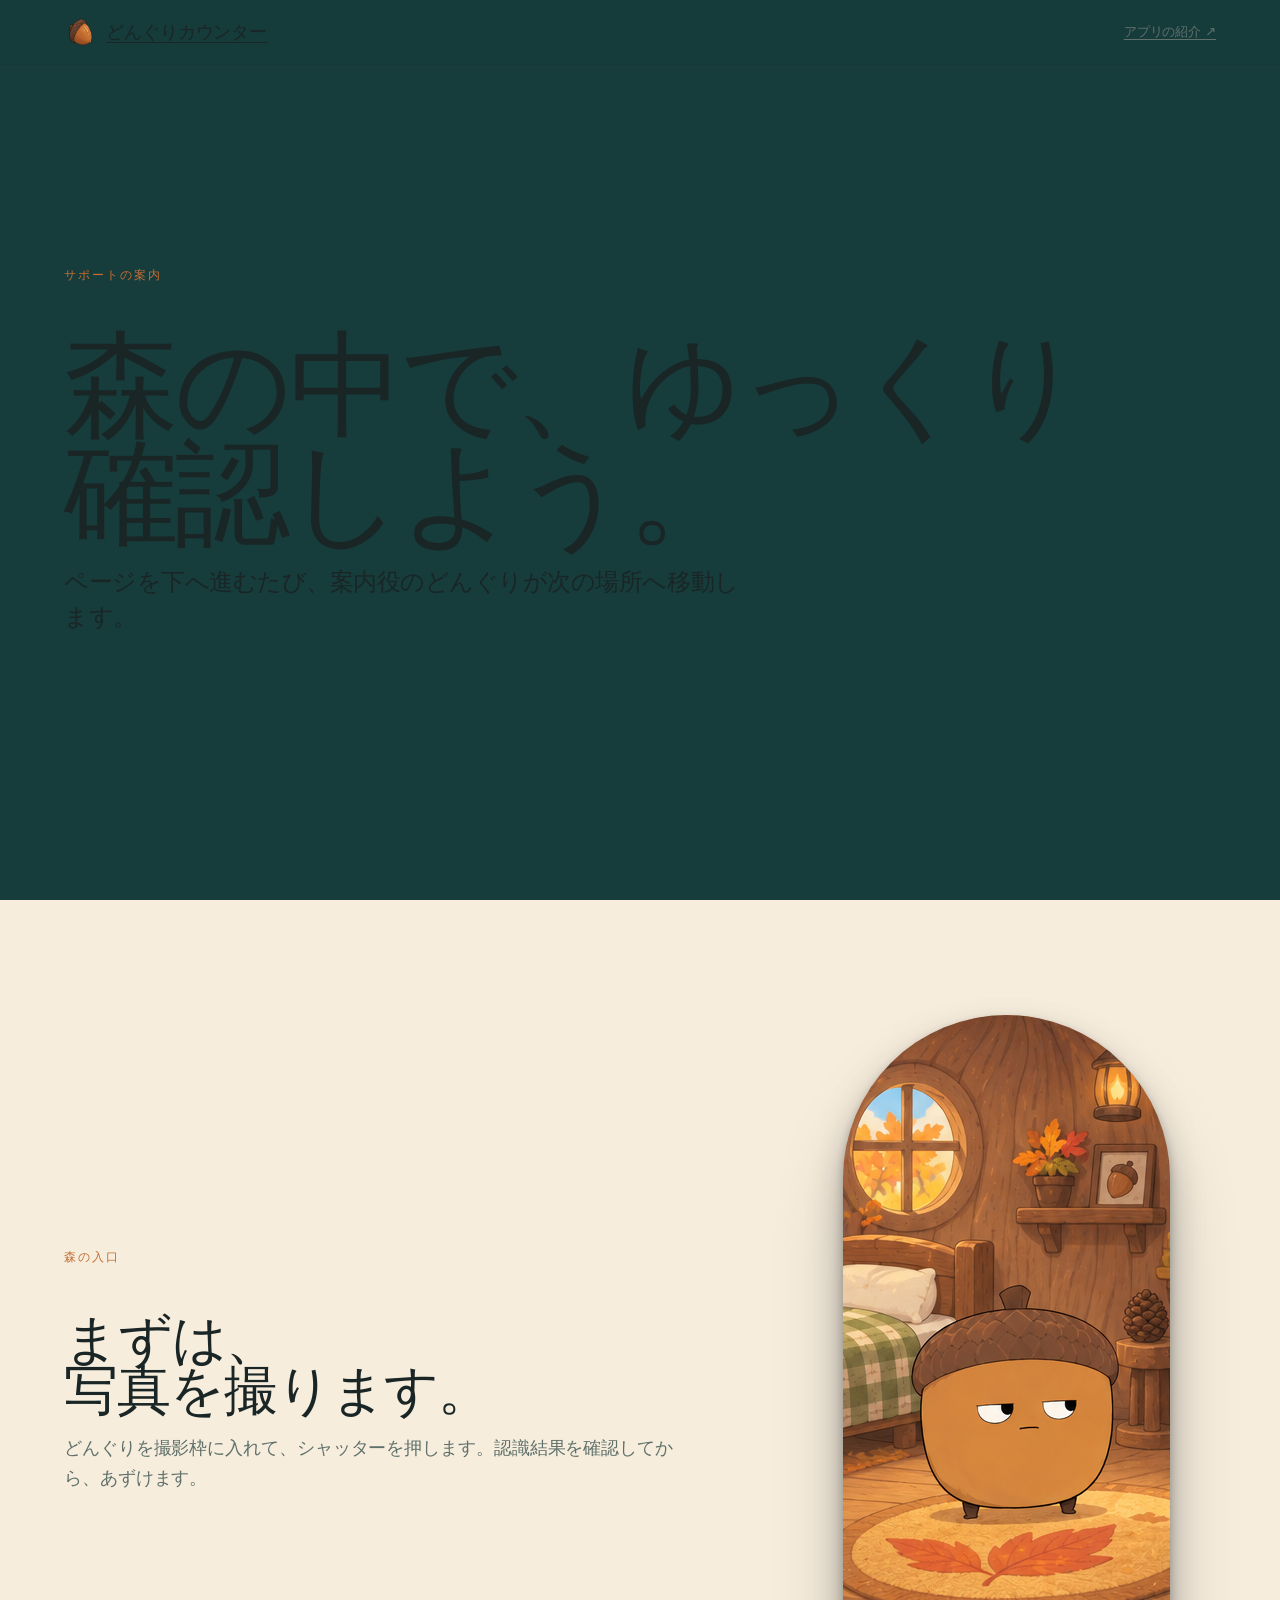
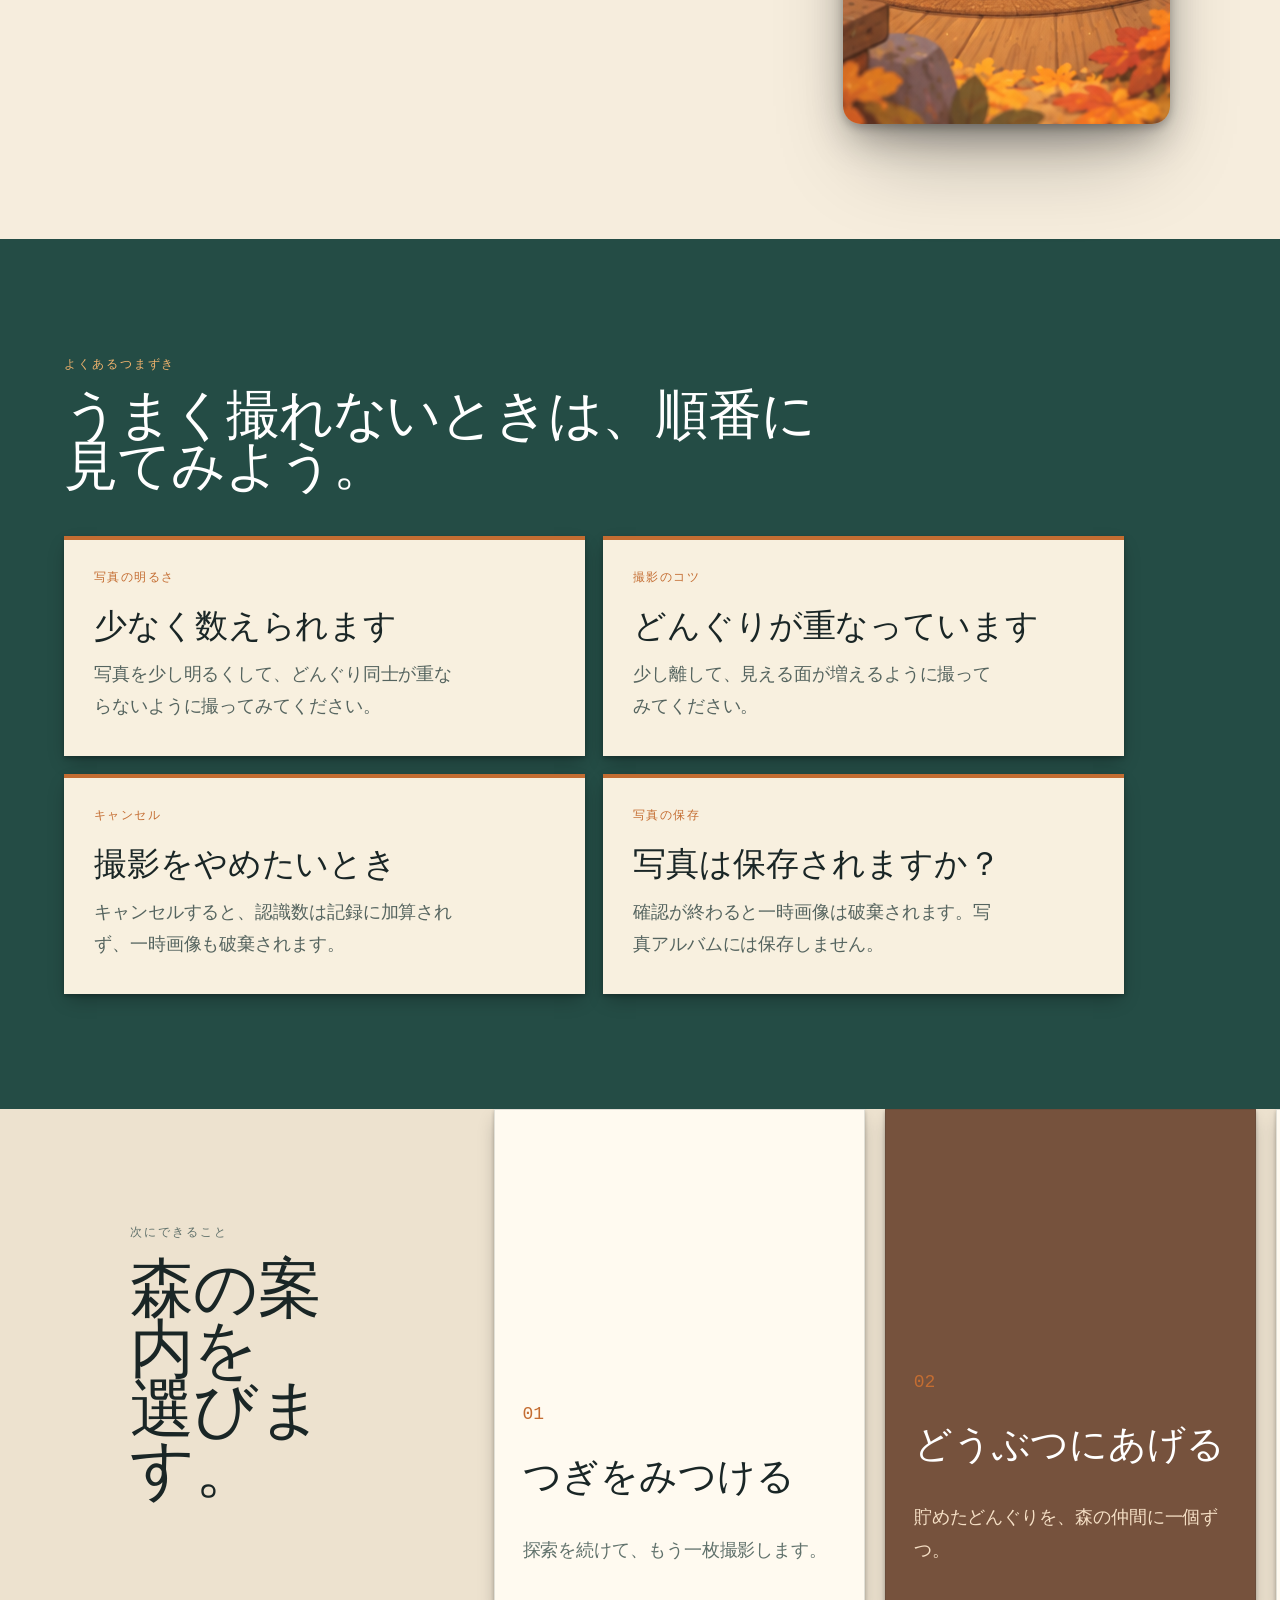
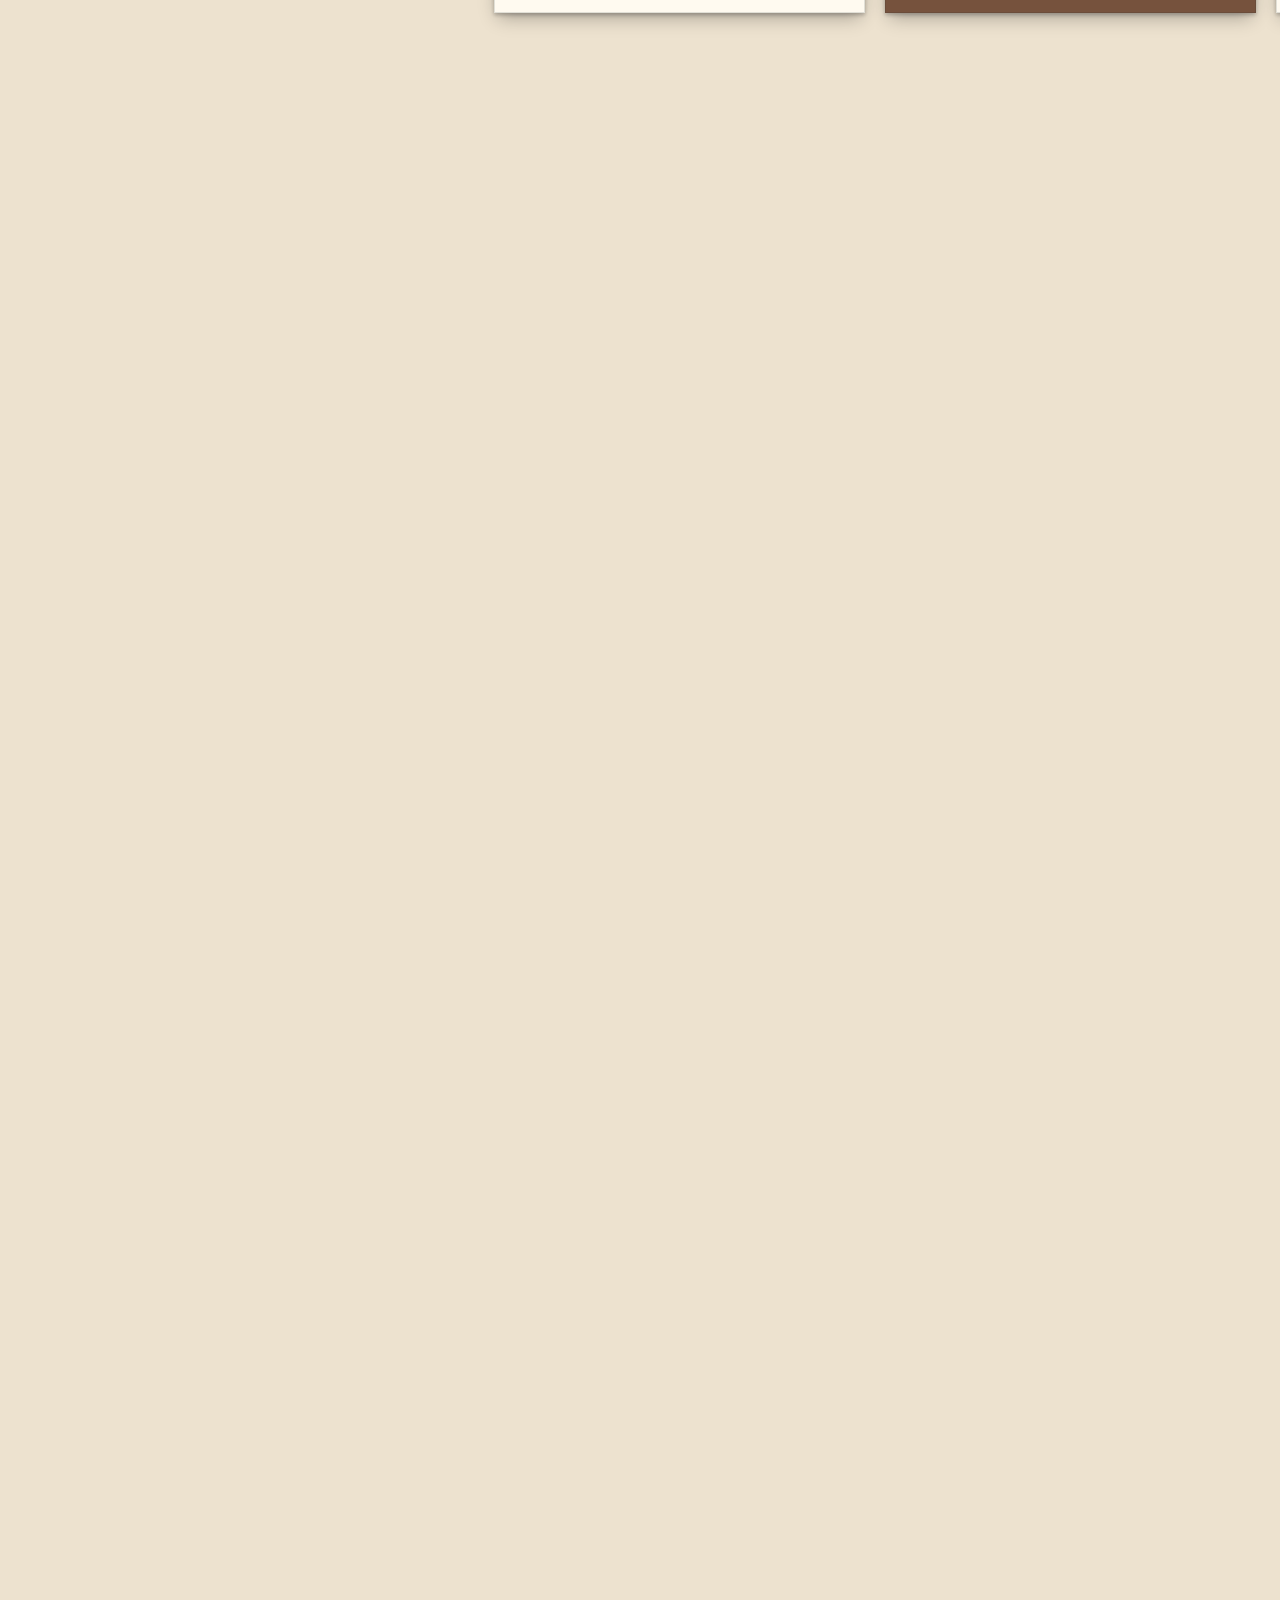
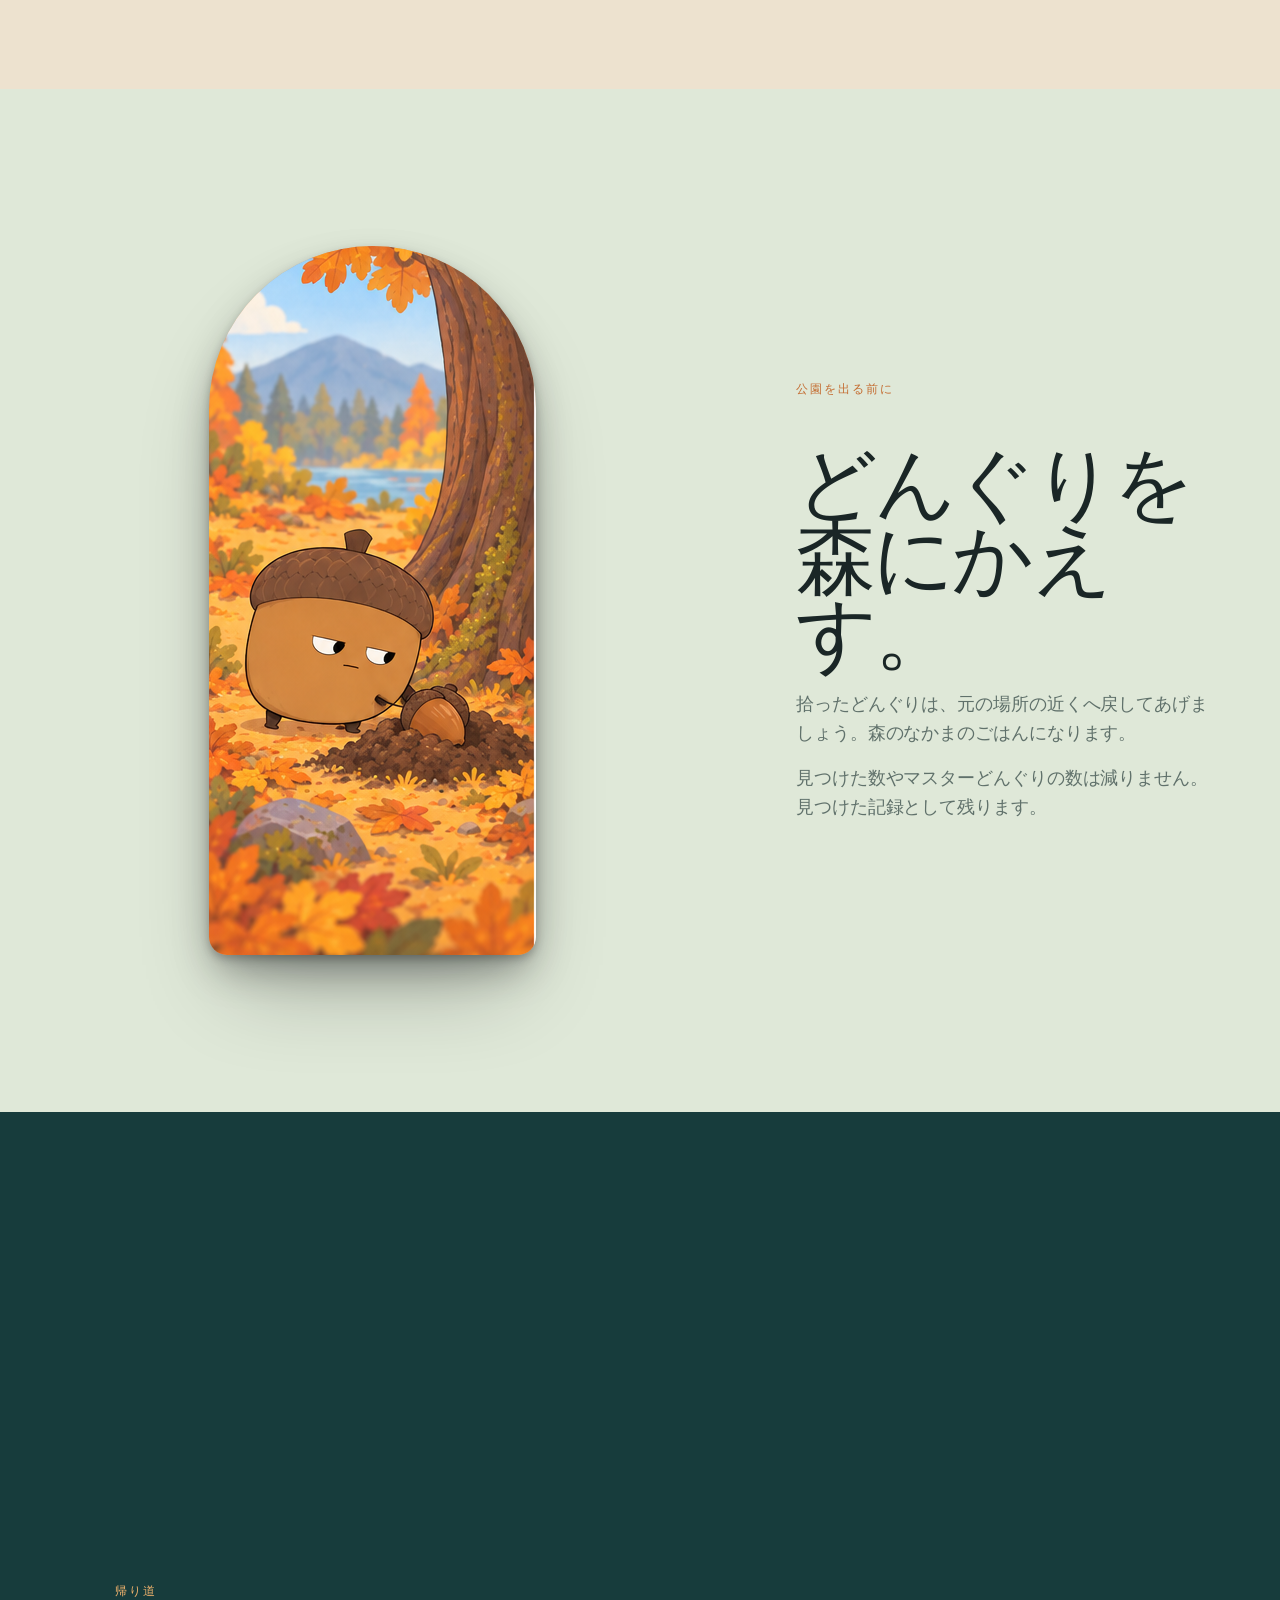
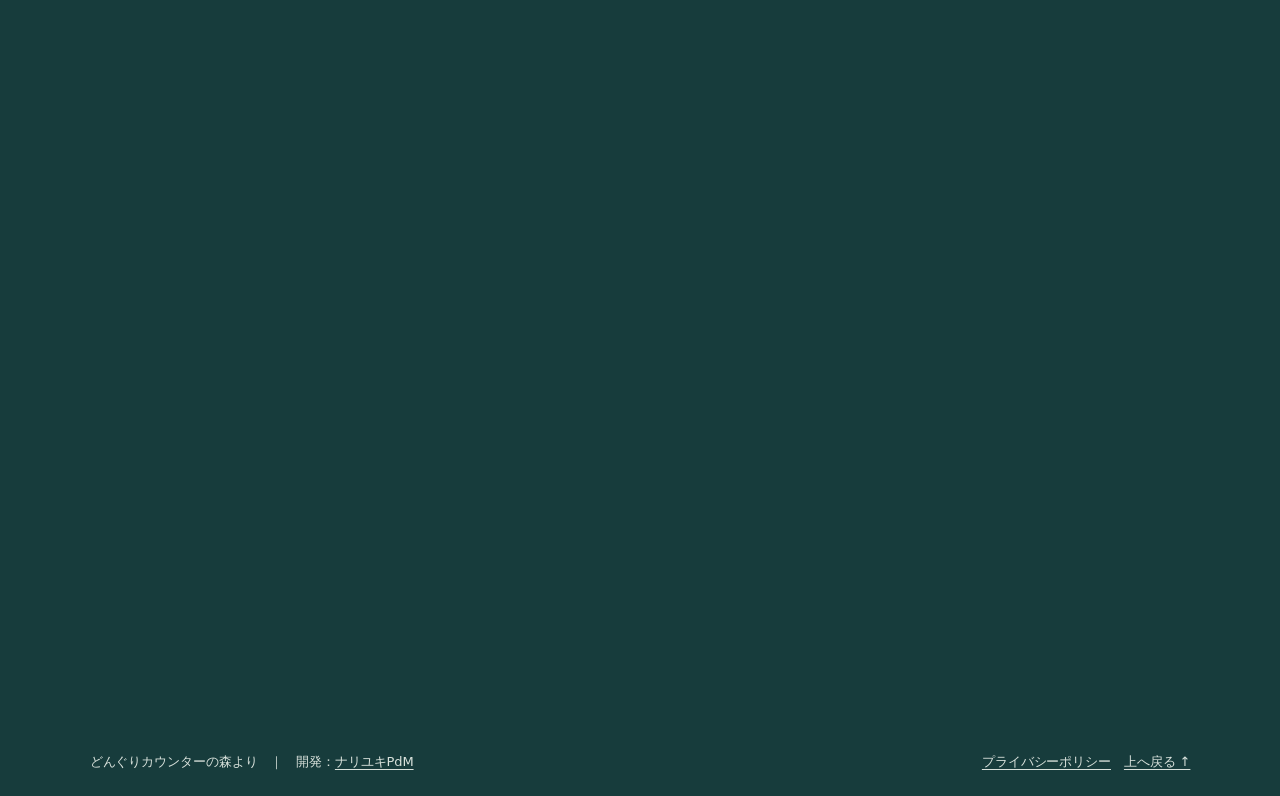
<file: docs/index.html>
<!doctype html>
<html lang="ja">
<head>
  <meta charset="utf-8">
  <meta name="viewport" content="width=device-width, initial-scale=1, viewport-fit=cover">
  <title>サポート｜どんぐりカウンター</title>
  <meta name="description" content="スクロールしながら読む、どんぐりカウンターのサポートページ。">
  <link rel="icon" href="pattern-1-acorn-icon.png">
  <link rel="stylesheet" href="scrollcraft.css">
  <link rel="stylesheet" href="scrollcraft-pattern.css">
  <link rel="stylesheet" href="support-overrides.css">
</head>
<body>
  <span data-sc-progress></span>
  <header class="craft-bar"><a href="#top" class="craft-mark"><img src="pattern-1-acorn-icon.png" alt="" width="32" height="32"><span>どんぐりカウンター</span></a><a class="craft-back" href="landing.html">アプリの紹介 ↗</a></header>
  <main id="top">
    <section class="craft-title sc-section" data-sc-drift="#f6eddd">
      <div class="sc-wrap sc-stack" data-sc-in data-sc-stagger="70"><p class="craft-kicker">サポートの案内</p><h1 class="sc-display sc-display--xl">森の中で、ゆっくり<br>確認しよう。</h1><p class="sc-lede">ページを下へ進むたび、案内役のどんぐりが次の場所へ移動します。</p></div>
    </section>

    <section class="craft-home sc-section" data-sc-drift="#f6eddd">
      <div class="sc-wrap craft-split">
        <div class="sc-stack" data-sc-in data-sc-stagger="70"><p class="craft-kicker">森の入口</p><h2 class="sc-display sc-display--md">まずは、<br>写真を撮ります。</h2><p class="sc-body">どんぐりを撮影枠に入れて、シャッターを押します。認識結果を確認してから、あずけます。</p></div>
        <figure class="craft-image" data-sc-reveal="left" data-sc-reveal-at="0.15 0.55"><img src="pattern-1-portrait-home.png" width="327" height="709" alt="木の家の中にいるマスターどんぐり"></figure>
      </div>
    </section>

    <section class="craft-faq-panel sc-section" data-sc-drift="#244c45">
      <div class="sc-wrap">
        <div class="craft-faq-heading" data-sc-in data-sc-stagger="60"><p class="craft-kicker">よくあるつまずき</p><h2 class="sc-display sc-display--md">うまく撮れない<span class="faq-mobile-break"><br></span>ときは、順番に<br>見てみよう。</h2></div>
        <div class="craft-faq-grid">
          <article class="craft-faq-card" data-sc-reveal="up" data-sc-reveal-at="0.12 0.55"><span>写真の明るさ</span><h3>少なく数えられます</h3><p>写真を少し明るくして、どんぐり同士が重ならないように撮ってみてください。</p></article>
          <article class="craft-faq-card" data-sc-reveal="up" data-sc-reveal-at="0.2 0.65"><span>撮影のコツ</span><h3>どんぐりが重なっています</h3><p>少し離して、見える面が増えるように撮ってみてください。</p></article>
          <article class="craft-faq-card" data-sc-reveal="up" data-sc-reveal-at="0.28 0.75"><span>キャンセル</span><h3>撮影をやめたいとき</h3><p>キャンセルすると、認識数は記録に加算されず、一時画像も破棄されます。</p></article>
          <article class="craft-faq-card" data-sc-reveal="up" data-sc-reveal-at="0.36 0.85"><span>写真の保存</span><h3>写真は保存されますか？</h3><p>確認が終わると一時画像は破棄されます。写真アルバムには保存しません。</p></article>
        </div>
      </div>
    </section>

    <section class="craft-shelf" data-sc-act="pan" data-sc-span="4.2" data-sc-drift="#ede2cf">
      <div data-sc-stage><div class="shelf" data-sc-pan="0.08"><article class="shelf-card shelf-intro"><p class="craft-kicker">次にできること</p><h2 class="sc-display sc-display--md">森の案内を<br>選びます。</h2></article><article class="shelf-card"><span>01</span><h3>つぎをみつける</h3><p>探索を続けて、もう一枚撮影します。</p></article><article class="shelf-card shelf-dark"><span>02</span><h3>どうぶつにあげる</h3><p>貯めたどんぐりを、森の仲間に一個ずつ。</p></article><article class="shelf-card"><span>03</span><h3>こうえんをでる</h3><p>拾ったどんぐりを、元の場所へ戻します。</p></article><article class="shelf-card shelf-end"><p>迷ったら、<br>いつでも入口へ。</p></article></div></div>
    </section>

    <section class="craft-return sc-section" data-sc-drift="#dfe8d8">
      <div class="sc-wrap craft-split craft-return-inner"><figure class="craft-image return-image" data-sc-reveal="up" data-sc-reveal-at="0.1 0.7"><img src="pattern-1-portrait-return.png" width="327" height="709" alt="どんぐりを土に戻すマスターどんぐり"></figure><div class="sc-stack" data-sc-in data-sc-stagger="70"><p class="craft-kicker">公園を出る前に</p><h2 class="sc-display sc-display--lg">どんぐりを<br>森にかえす。</h2><p class="sc-body">拾ったどんぐりは、元の場所の近くへ戻してあげましょう。森のなかまのごはんになります。</p><p class="sc-body">見つけた数やマスターどんぐりの数は減りません。見つけた記録として残ります。</p></div></div>
    </section>

    <section class="craft-close" data-sc-act="pin" data-sc-span="1.35" data-sc-drift="#173c3c">
      <div data-sc-stage class="craft-close-stage"><div class="close-copy"><p class="craft-kicker">帰り道</p><h2 class="sc-display sc-display--lg" data-sc-cue="0 1 0 0" data-sc-kinetic="lines">ありがとう。<br>あしたも森で<span class="mobile-break"><br></span>会おうね。</h2><a href="#top" class="craft-cta" data-sc-cue="0.18" data-sc-rise="0">案内の入口へ戻る</a></div><img class="signature-acorn" src="pattern-1-acorn-icon.png" alt="" data-sc-cue="0 1 0 0"></div>
    </section>
  </main>
  <footer class="craft-footer"><span>どんぐりカウンターの森より　｜　開発：<a href="https://github.com/nariyukiPdM" rel="noopener noreferrer">ナリユキPdM</a></span><span><a href="privacy.html">プライバシーポリシー</a>　<a href="#top">上へ戻る ↑</a></span></footer>
  <script src="scrollcraft.js"></script><script>ScrollCraft.mount(document.body);</script>
</body>
</html>
</file>
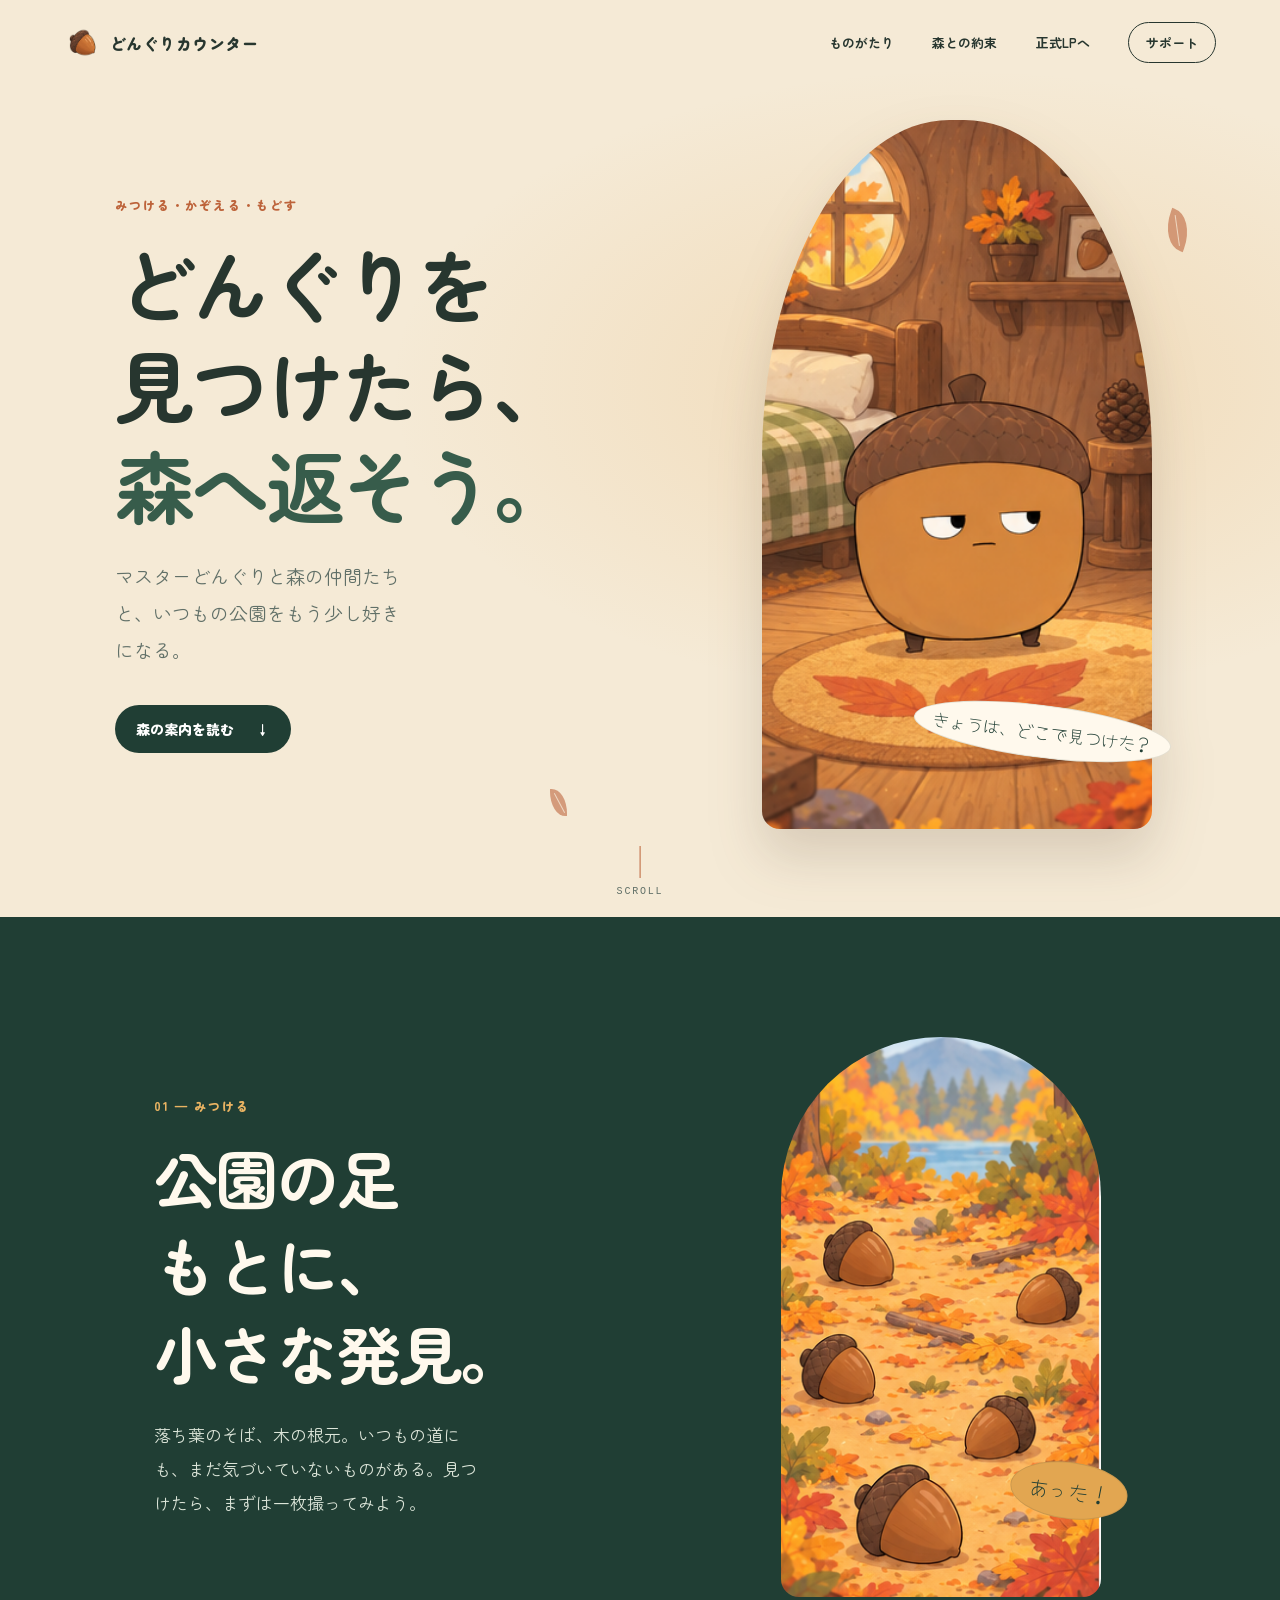
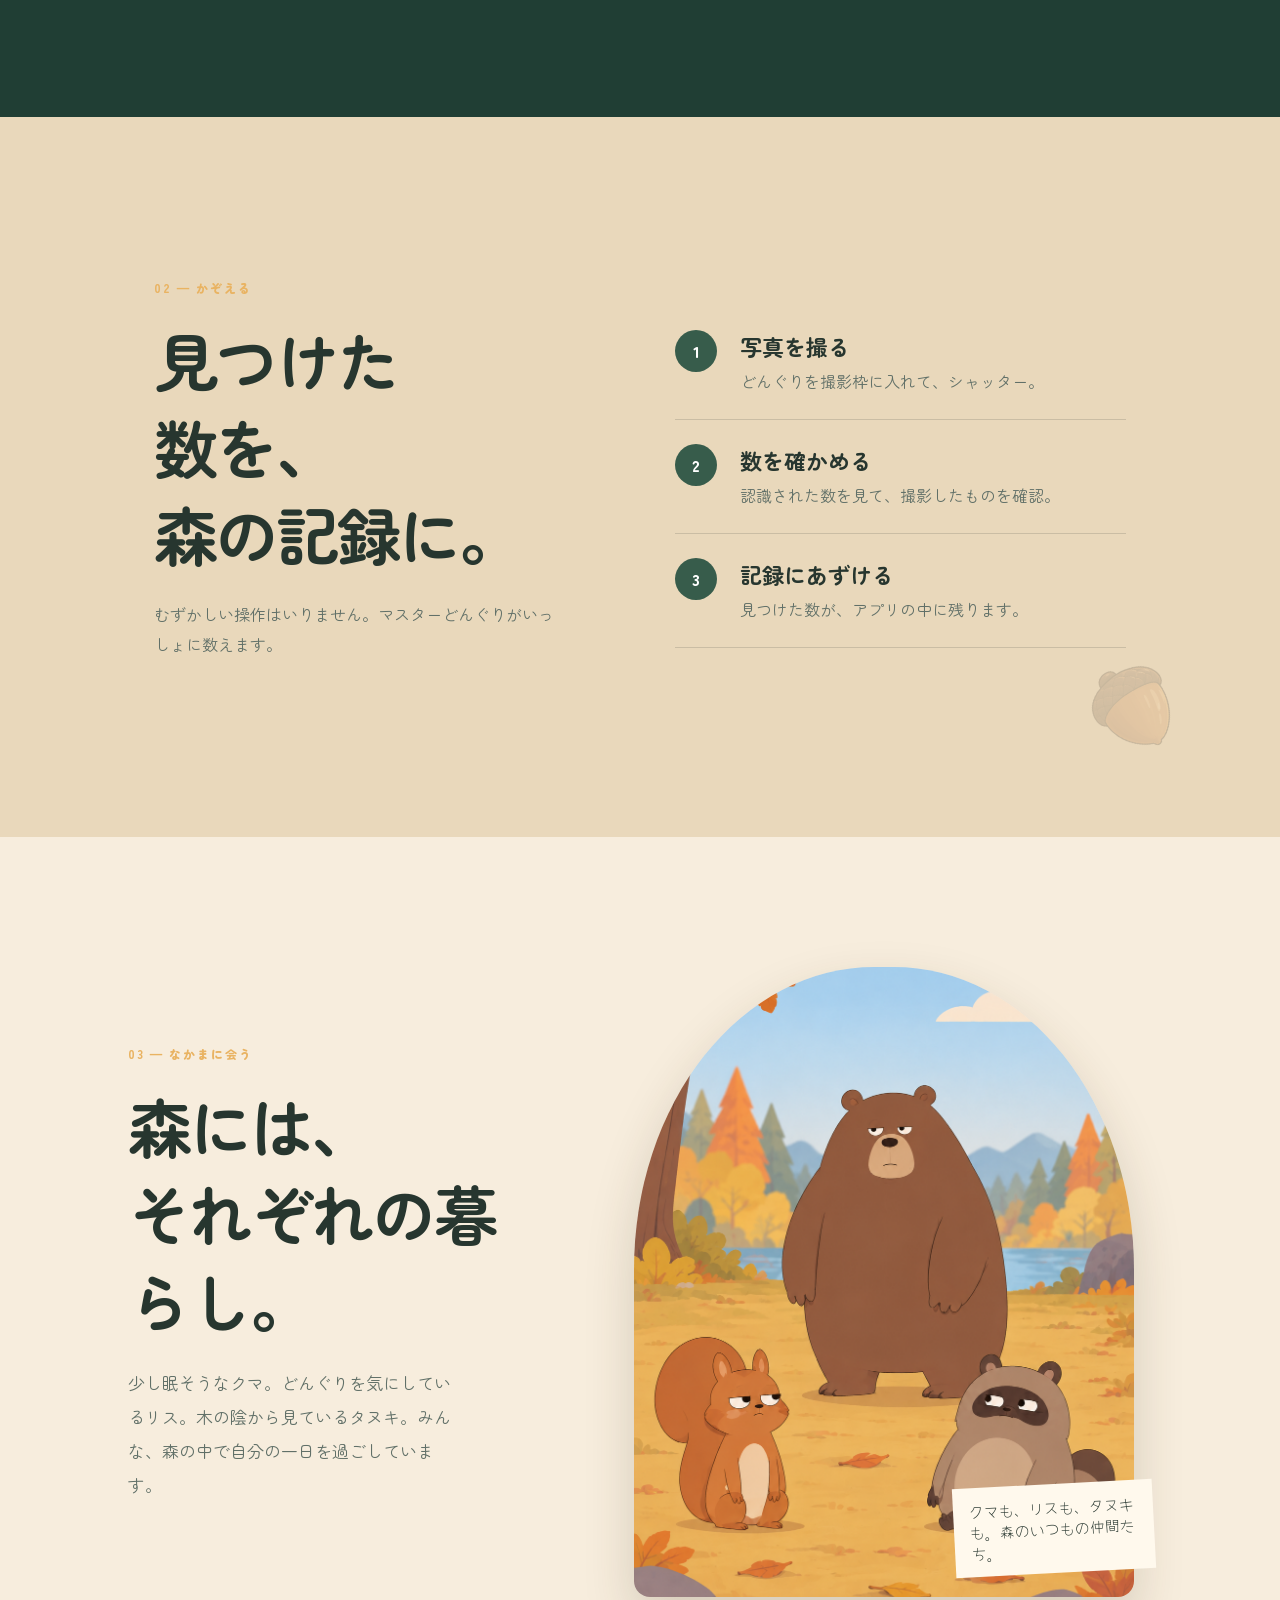
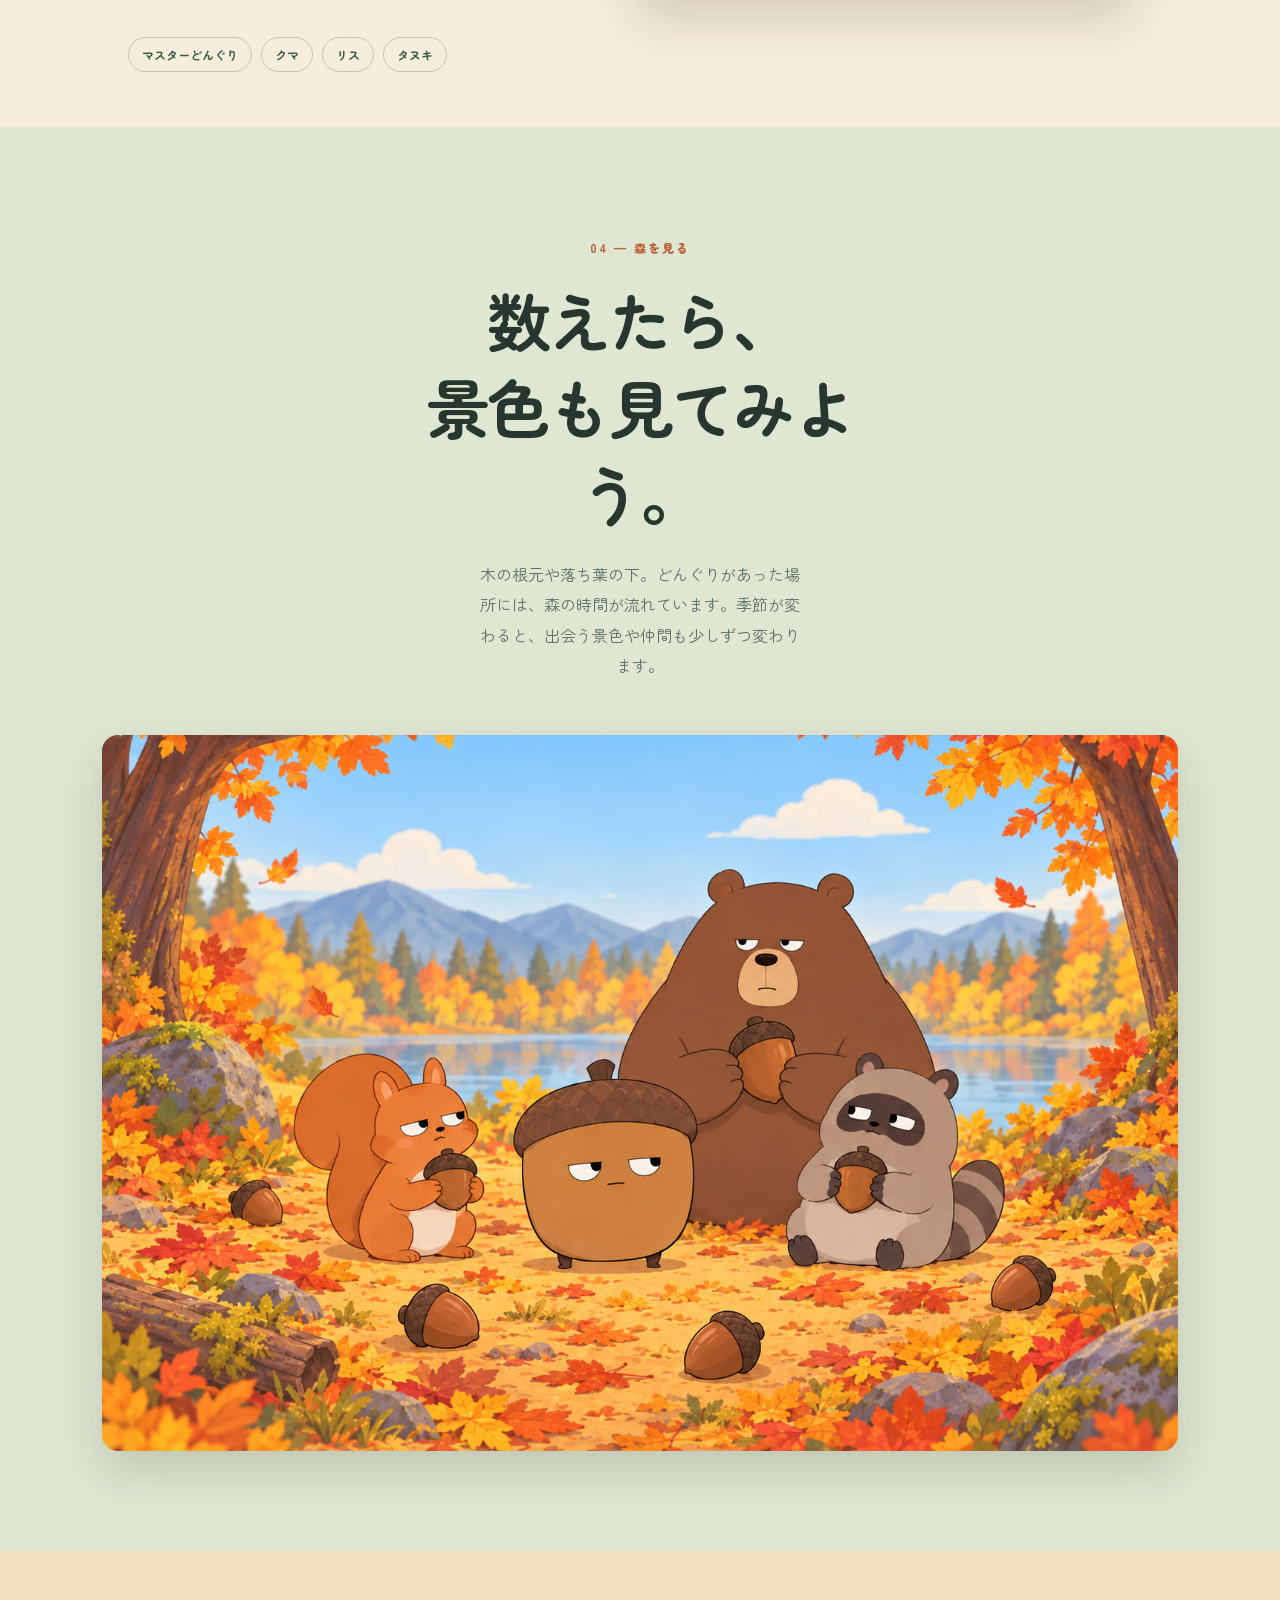
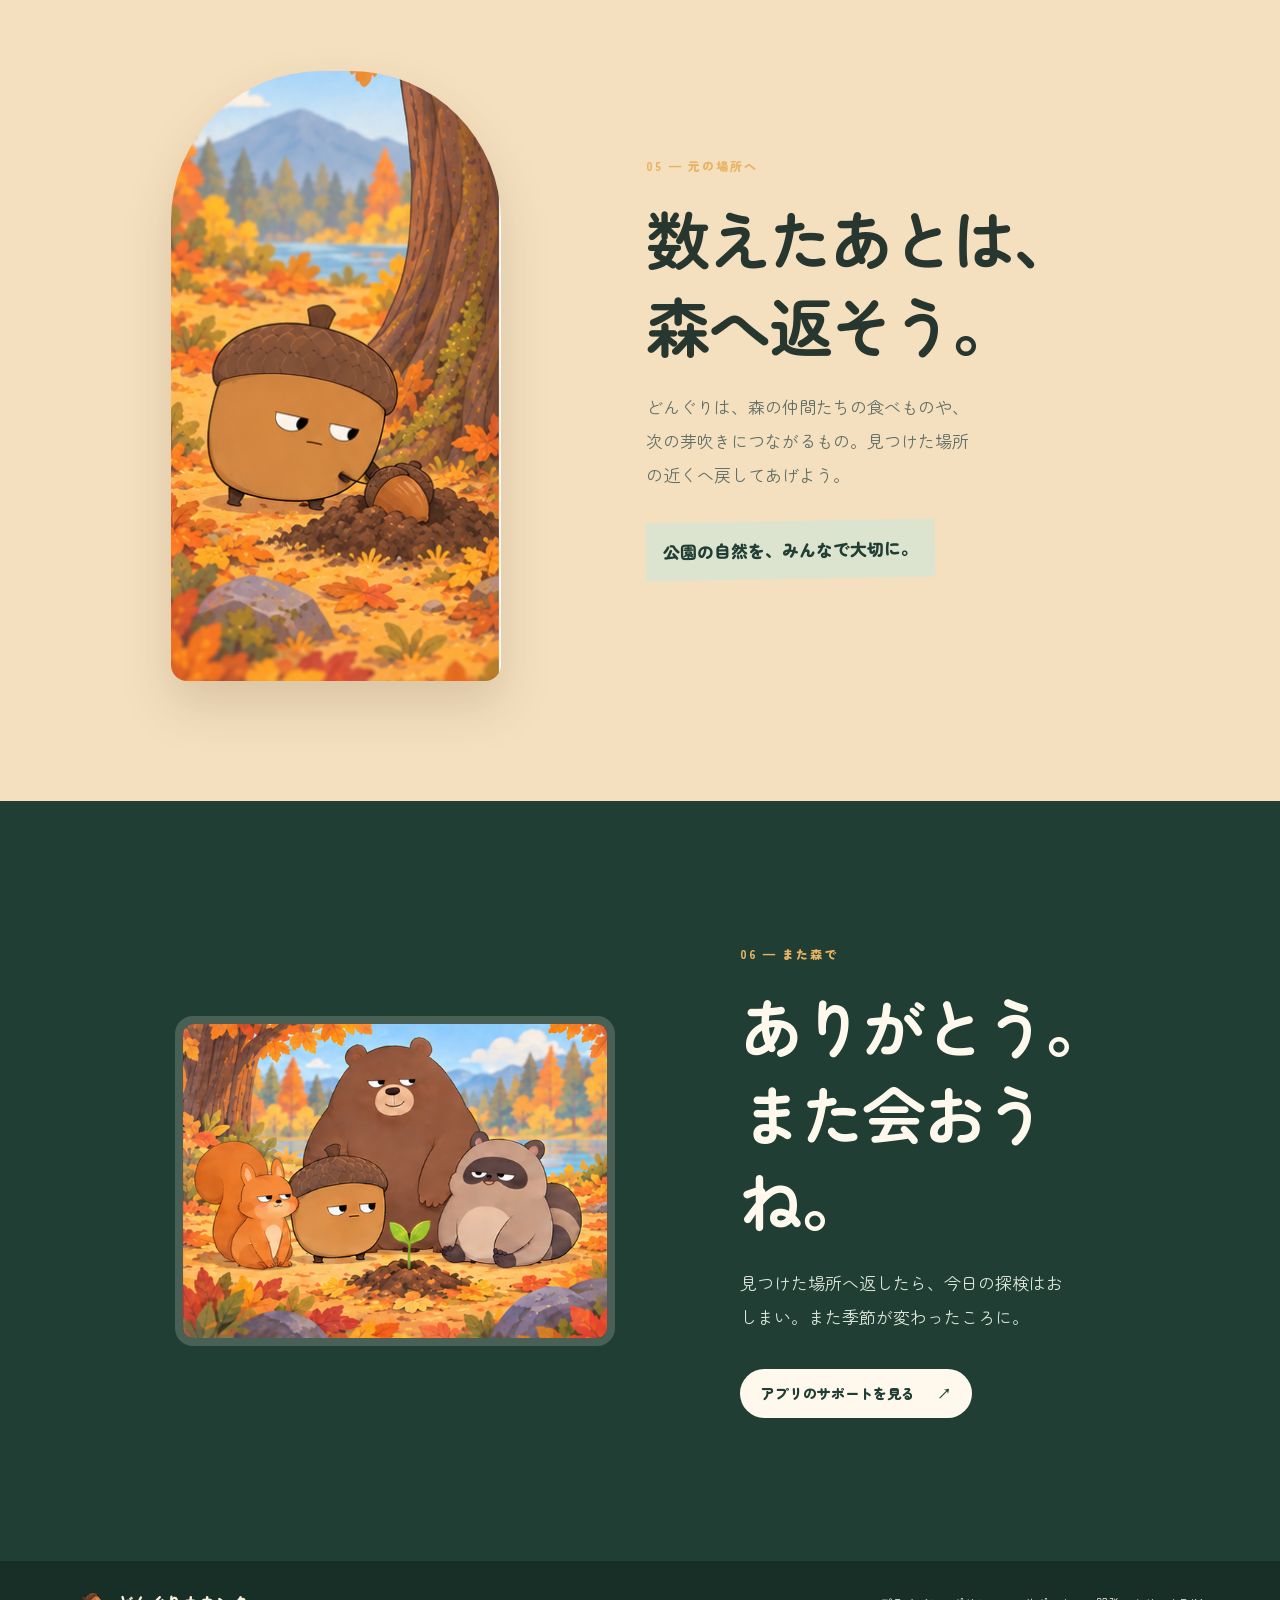
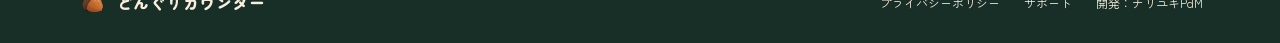
<file: docs/landing-backup.html>
<!doctype html>
<html lang="ja">
<head>
  <meta charset="utf-8">
  <meta name="viewport" content="width=device-width, initial-scale=1, viewport-fit=cover">
  <meta name="theme-color" content="#f5ead6">
  <title>旧ランディングページ（バックアップ）｜どんぐりカウンター</title>
  <meta name="description" content="正式LP採用前の、どんぐりカウンターのランディングページです。">
  <link rel="icon" href="pattern-1-acorn-icon.png">
  <link rel="stylesheet" href="landing.css">
</head>
<body>
  <a class="skip-link" href="#main">本文へ</a>
  <header class="landing-header">
    <a class="brand" href="landing-backup.html"><img src="pattern-1-acorn-icon.png" width="36" height="36" alt=""><span>どんぐりカウンター</span></a>
    <nav aria-label="ページ内メニュー"><a href="#story">ものがたり</a><a href="#promise">森との約束</a><a href="landing.html">正式LPへ</a><a class="nav-support" href="index.html">サポート</a></nav>
  </header>

  <main id="main">
    <section class="hero chapter" id="top" aria-labelledby="hero-title">
      <div class="hero-copy" data-reveal>
        <p class="eyebrow">みつける・かぞえる・もどす</p>
        <h1 id="hero-title">どんぐりを見つけたら、<br><span>森へ返そう。</span></h1>
        <p class="hero-lede">マスターどんぐりと森の仲間たちと、いつもの公園をもう少し好きになる。</p>
        <a class="button button-dark" href="#story">森の案内を読む <span aria-hidden="true">↓</span></a>
      </div>
      <figure class="hero-art" data-reveal="from-right">
        <img src="pattern-1-portrait-home.png" alt="秋色の木の家で、ジト目のマスターどんぐりがこちらを見ている" width="327" height="709">
        <span class="hero-note">きょうは、どこで見つけた？</span>
      </figure>
      <span class="leaf leaf-one" aria-hidden="true"></span><span class="leaf leaf-two" aria-hidden="true"></span>
      <a class="scroll-cue" href="#story"><span></span>SCROLL</a>
    </section>

    <section class="chapter count" id="story" aria-labelledby="count-title">
      <div class="chapter-copy" data-reveal>
        <p class="eyebrow">01 — みつける</p>
        <h2 id="count-title">公園の足もとに、<br>小さな発見。</h2>
        <p>落ち葉のそば、木の根元。いつもの道にも、まだ気づいていないものがある。見つけたら、まずは一枚撮ってみよう。</p>
      </div>
      <figure class="count-art" data-reveal="from-right"><img src="pattern-1-portrait-camera.png" alt="秋の公園の落ち葉の中に、どんぐりがいくつも落ちている" loading="lazy" width="327" height="709"><span class="art-sticker">あった！</span></figure>
    </section>

    <section class="chapter steps" aria-labelledby="steps-title">
      <div class="steps-heading" data-reveal><p class="eyebrow">02 — かぞえる</p><h2 id="steps-title">見つけた数を、<br>森の記録に。</h2><p>むずかしい操作はいりません。マスターどんぐりがいっしょに数えます。</p></div>
      <ol class="step-list">
        <li data-reveal><span class="step-mark">1</span><div><h3>写真を撮る</h3><p>どんぐりを撮影枠に入れて、シャッター。</p></div></li>
        <li data-reveal><span class="step-mark">2</span><div><h3>数を確かめる</h3><p>認識された数を見て、撮影したものを確認。</p></div></li>
        <li data-reveal><span class="step-mark">3</span><div><h3>記録にあずける</h3><p>見つけた数が、アプリの中に残ります。</p></div></li>
      </ol>
      <span class="floating-acorn" aria-hidden="true"><img src="pattern-1-acorn-icon.png" alt=""></span>
    </section>

    <section class="friends chapter" aria-labelledby="friends-title">
      <div class="friends-copy" data-reveal><p class="eyebrow">03 — なかまに会う</p><h2 id="friends-title">森には、<br>それぞれの暮らし。</h2><p>少し眠そうなクマ。どんぐりを気にしているリス。木の陰から見ているタヌキ。みんな、森の中で自分の一日を過ごしています。</p></div>
      <figure class="friends-art" data-reveal="from-right"><img src="pattern-1-feeding-scene.png" alt="秋の公園で、ジト目のクマ、リス、タヌキがマスターどんぐりと過ごしている" loading="lazy" width="1024" height="1536"><figcaption>クマも、リスも、タヌキも。森のいつもの仲間たち。</figcaption></figure>
      <div class="friend-tags" aria-label="登場する仲間"><span>マスターどんぐり</span><span>クマ</span><span>リス</span><span>タヌキ</span></div>
    </section>

    <section class="look chapter" aria-labelledby="look-title">
      <p class="eyebrow" data-reveal>04 — 森を見る</p>
      <h2 id="look-title" data-reveal>数えたら、<br>景色も見てみよう。</h2>
      <p class="look-text" data-reveal>木の根元や落ち葉の下。どんぐりがあった場所には、森の時間が流れています。季節が変わると、出会う景色や仲間も少しずつ変わります。</p>
      <figure class="look-art" data-reveal="from-right"><img src="pattern-1-october-landscape.png" alt="秋の森と山を背景に、マスターどんぐり、クマ、リス、タヌキが集まっている" loading="lazy" width="1448" height="1086"><figcaption>季節が変わると、森の景色も少しずつ変わる。</figcaption></figure>
    </section>

    <section class="return chapter" id="promise" aria-labelledby="return-title">
      <figure class="return-art" data-reveal="from-left"><img src="pattern-1-portrait-return.png" alt="マスターどんぐりが、秋の木の根元へどんぐりを戻している" loading="lazy" width="327" height="709"></figure>
      <div class="return-copy" data-reveal><p class="eyebrow">05 — 元の場所へ</p><h2 id="return-title">数えたあとは、<br>森へ返そう。</h2><p>どんぐりは、森の仲間たちの食べものや、次の芽吹きにつながるもの。見つけた場所の近くへ戻してあげよう。</p><p class="promise-note">公園の自然を、みんなで大切に。</p></div>
    </section>

    <section class="closing chapter" aria-labelledby="closing-title">
      <figure class="closing-art" data-reveal><img src="pattern-1-landscape-done.png" alt="マスターどんぐり、クマ、リス、タヌキが芽吹いたどんぐりのそばに集まっている" loading="lazy" width="576" height="432"></figure>
      <div class="closing-copy" data-reveal><p class="eyebrow">06 — また森で</p><h2 id="closing-title">ありがとう。<br>また会おうね。</h2><p>見つけた場所へ返したら、今日の探検はおしまい。また季節が変わったころに。</p><a class="button button-light" href="index.html">アプリのサポートを見る <span aria-hidden="true">↗</span></a></div>
    </section>
  </main>

  <footer class="landing-footer"><a class="brand" href="#top"><img src="pattern-1-acorn-icon.png" width="30" height="30" alt=""><span>どんぐりカウンター</span></a><div><a href="privacy.html">プライバシーポリシー</a><a href="index.html">サポート</a><a href="https://github.com/nariyukiPdM" rel="noopener noreferrer">開発：ナリユキPdM</a></div></footer>
  <script src="landing.js" defer></script>
</body>
</html>
</file>
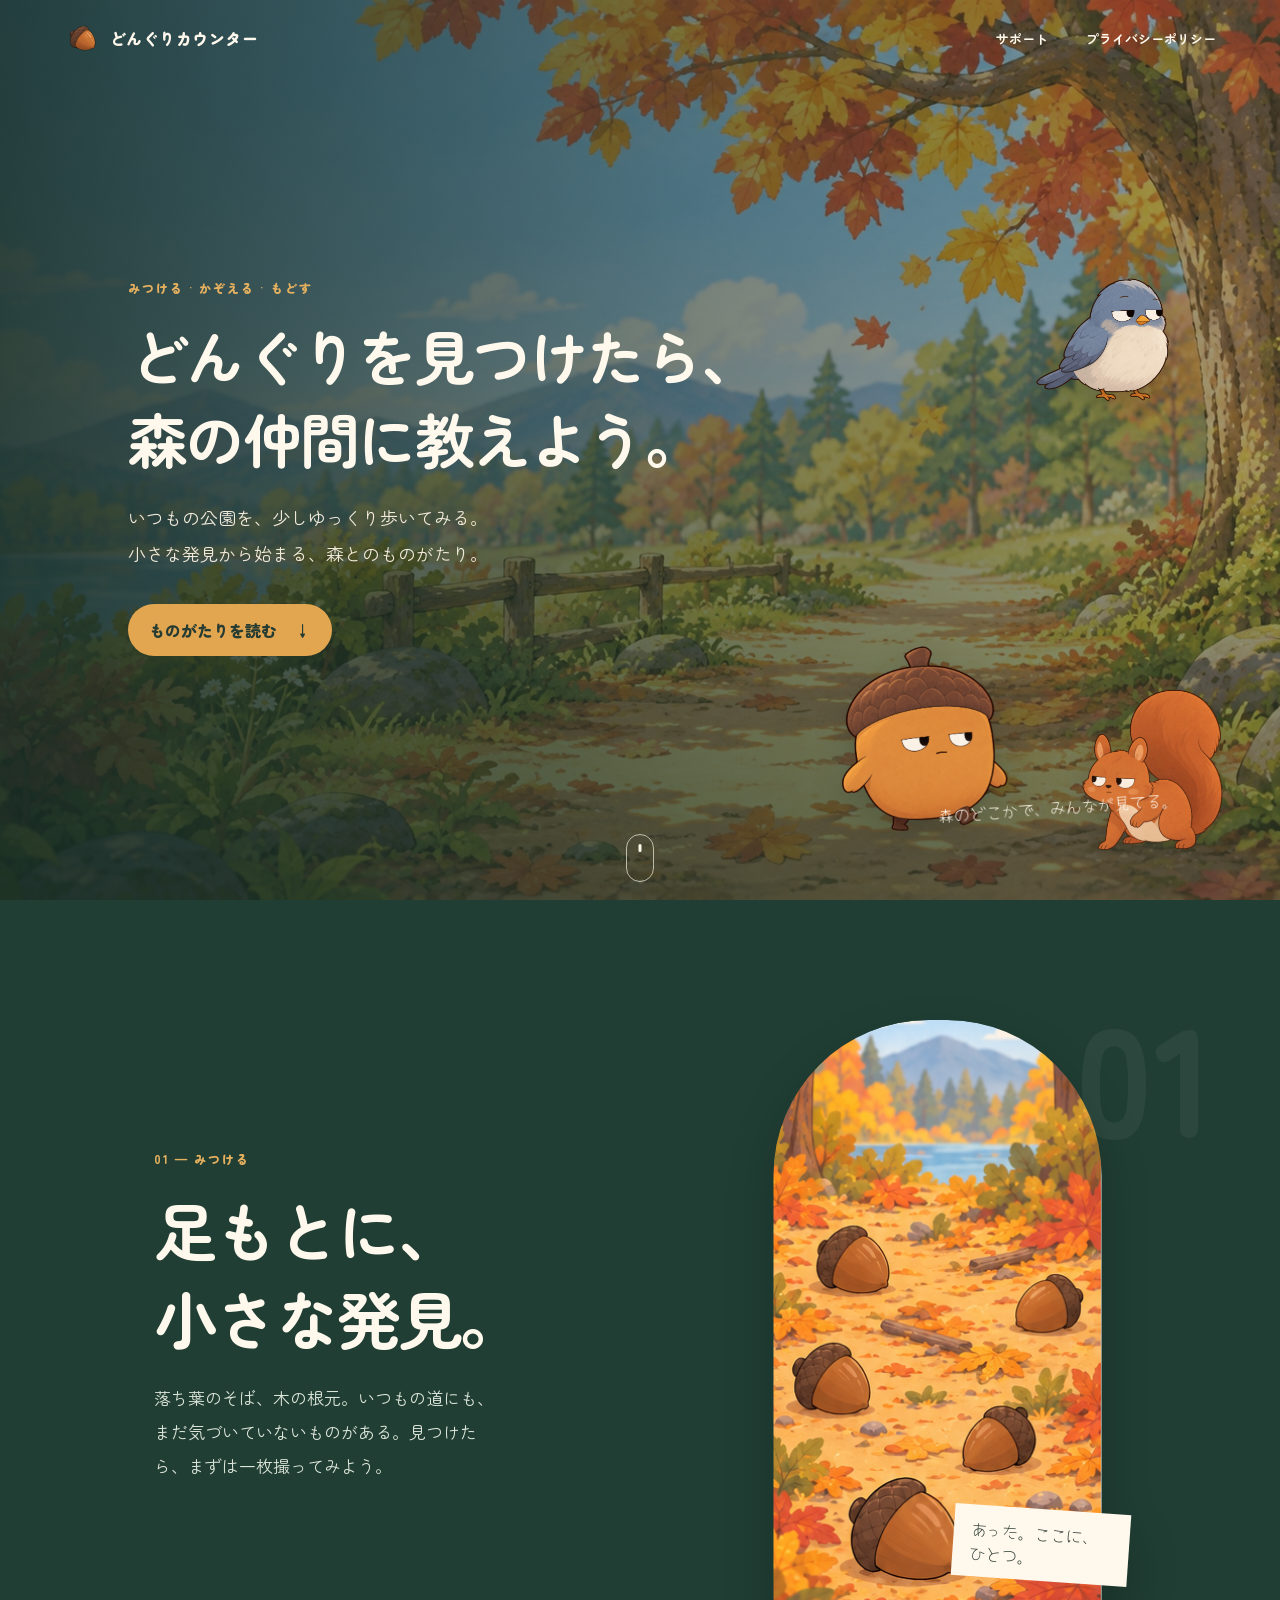
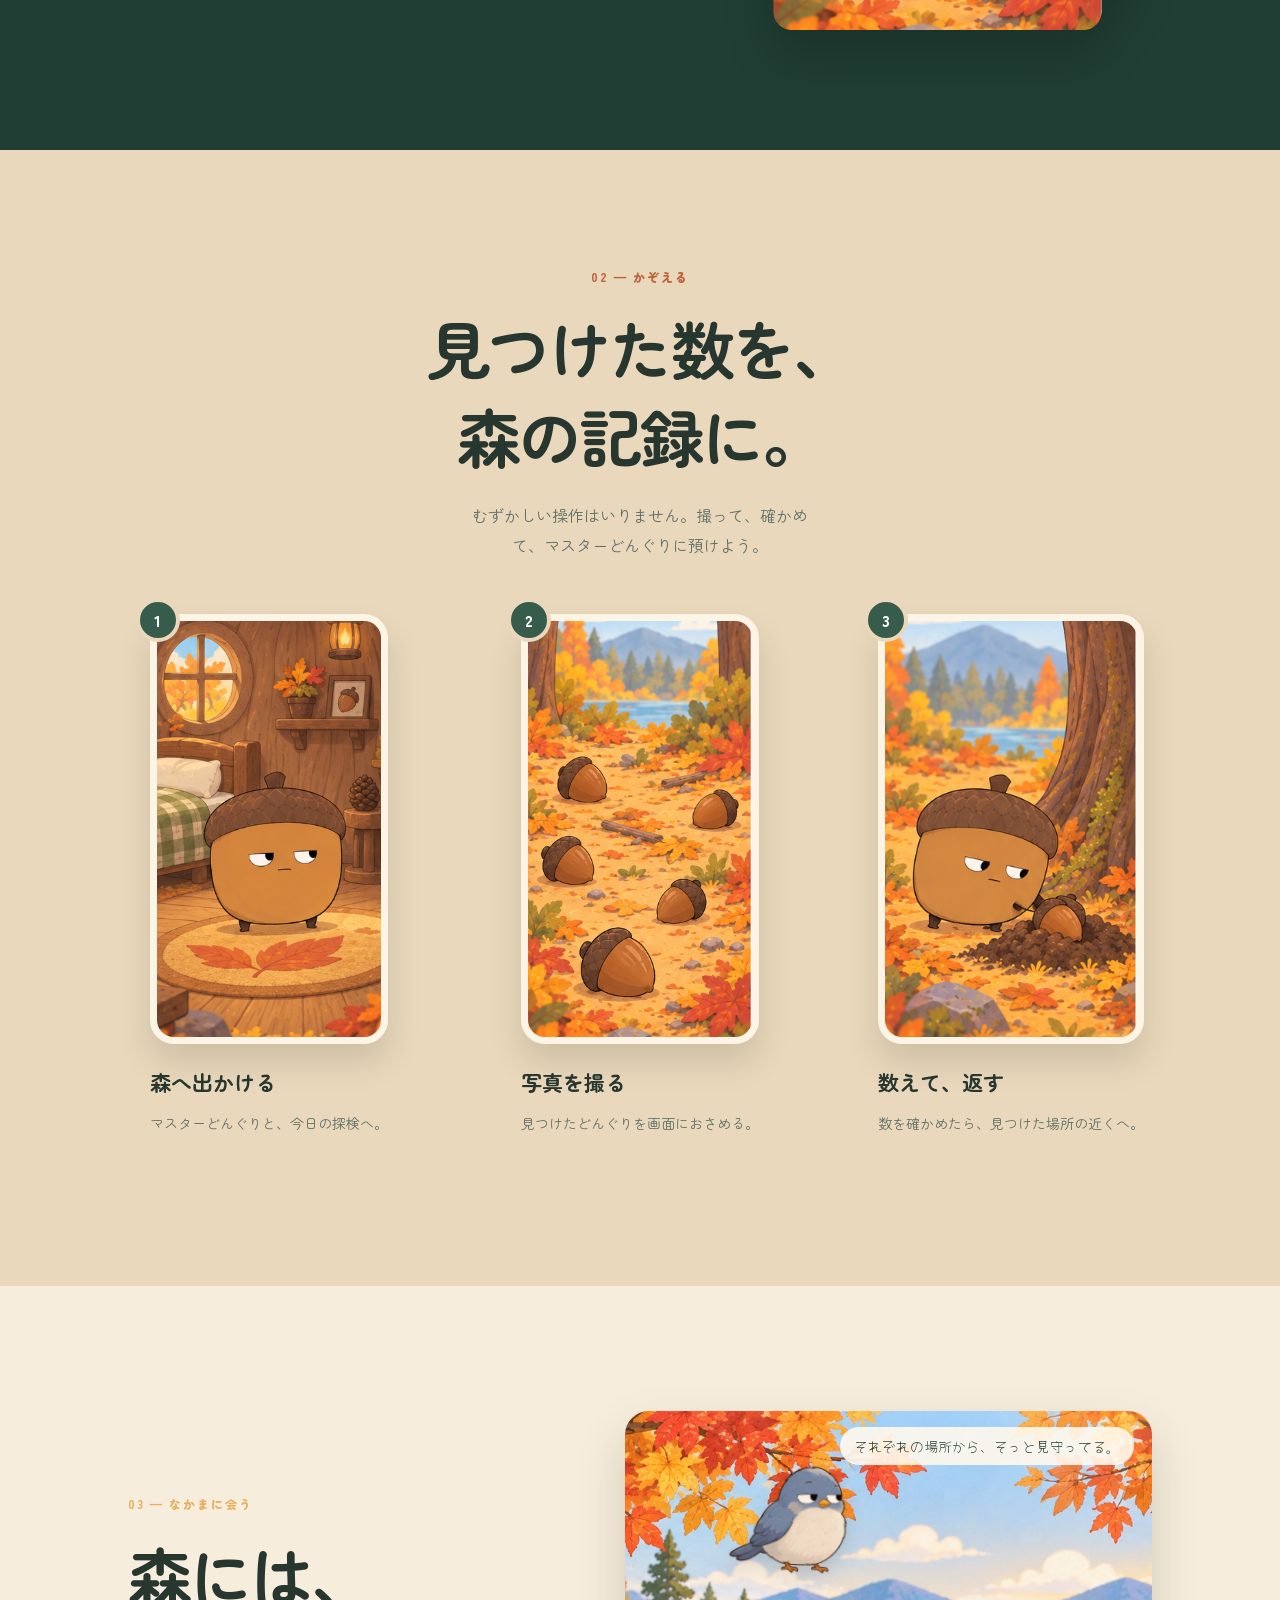
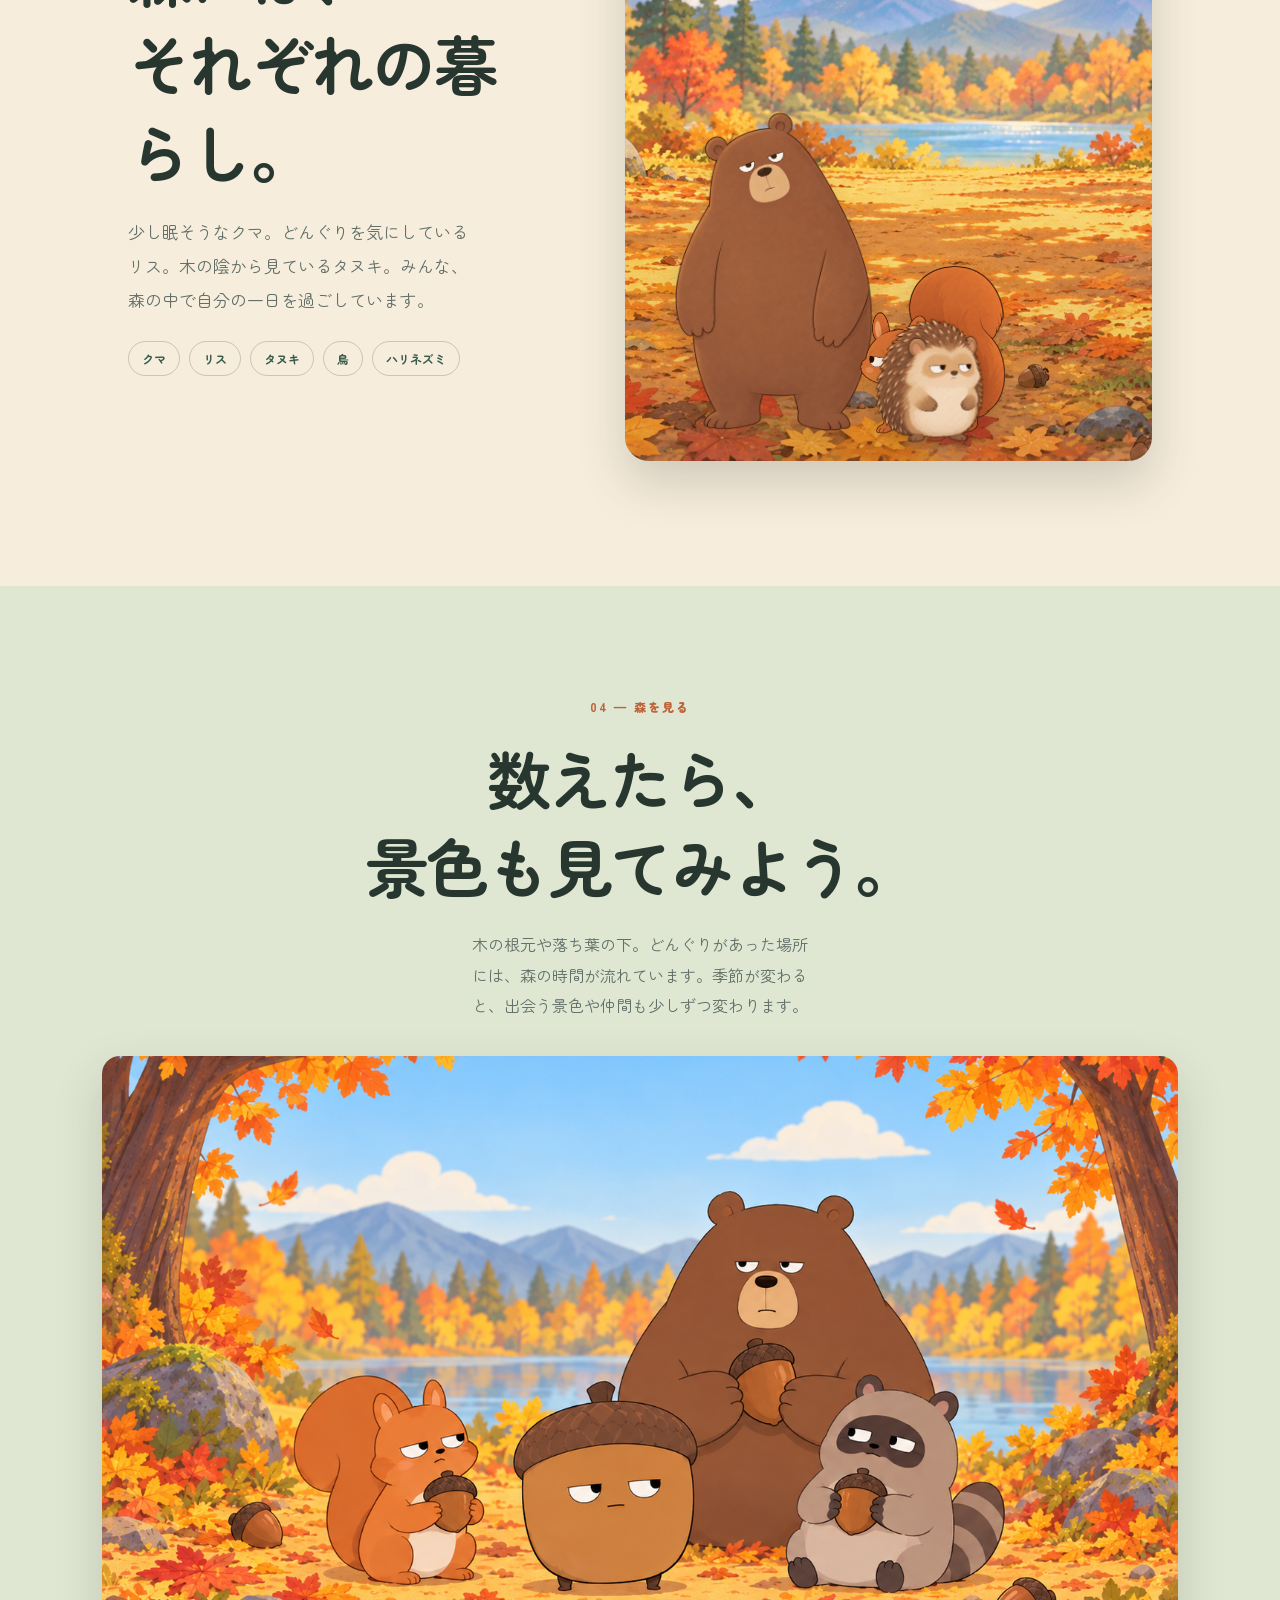
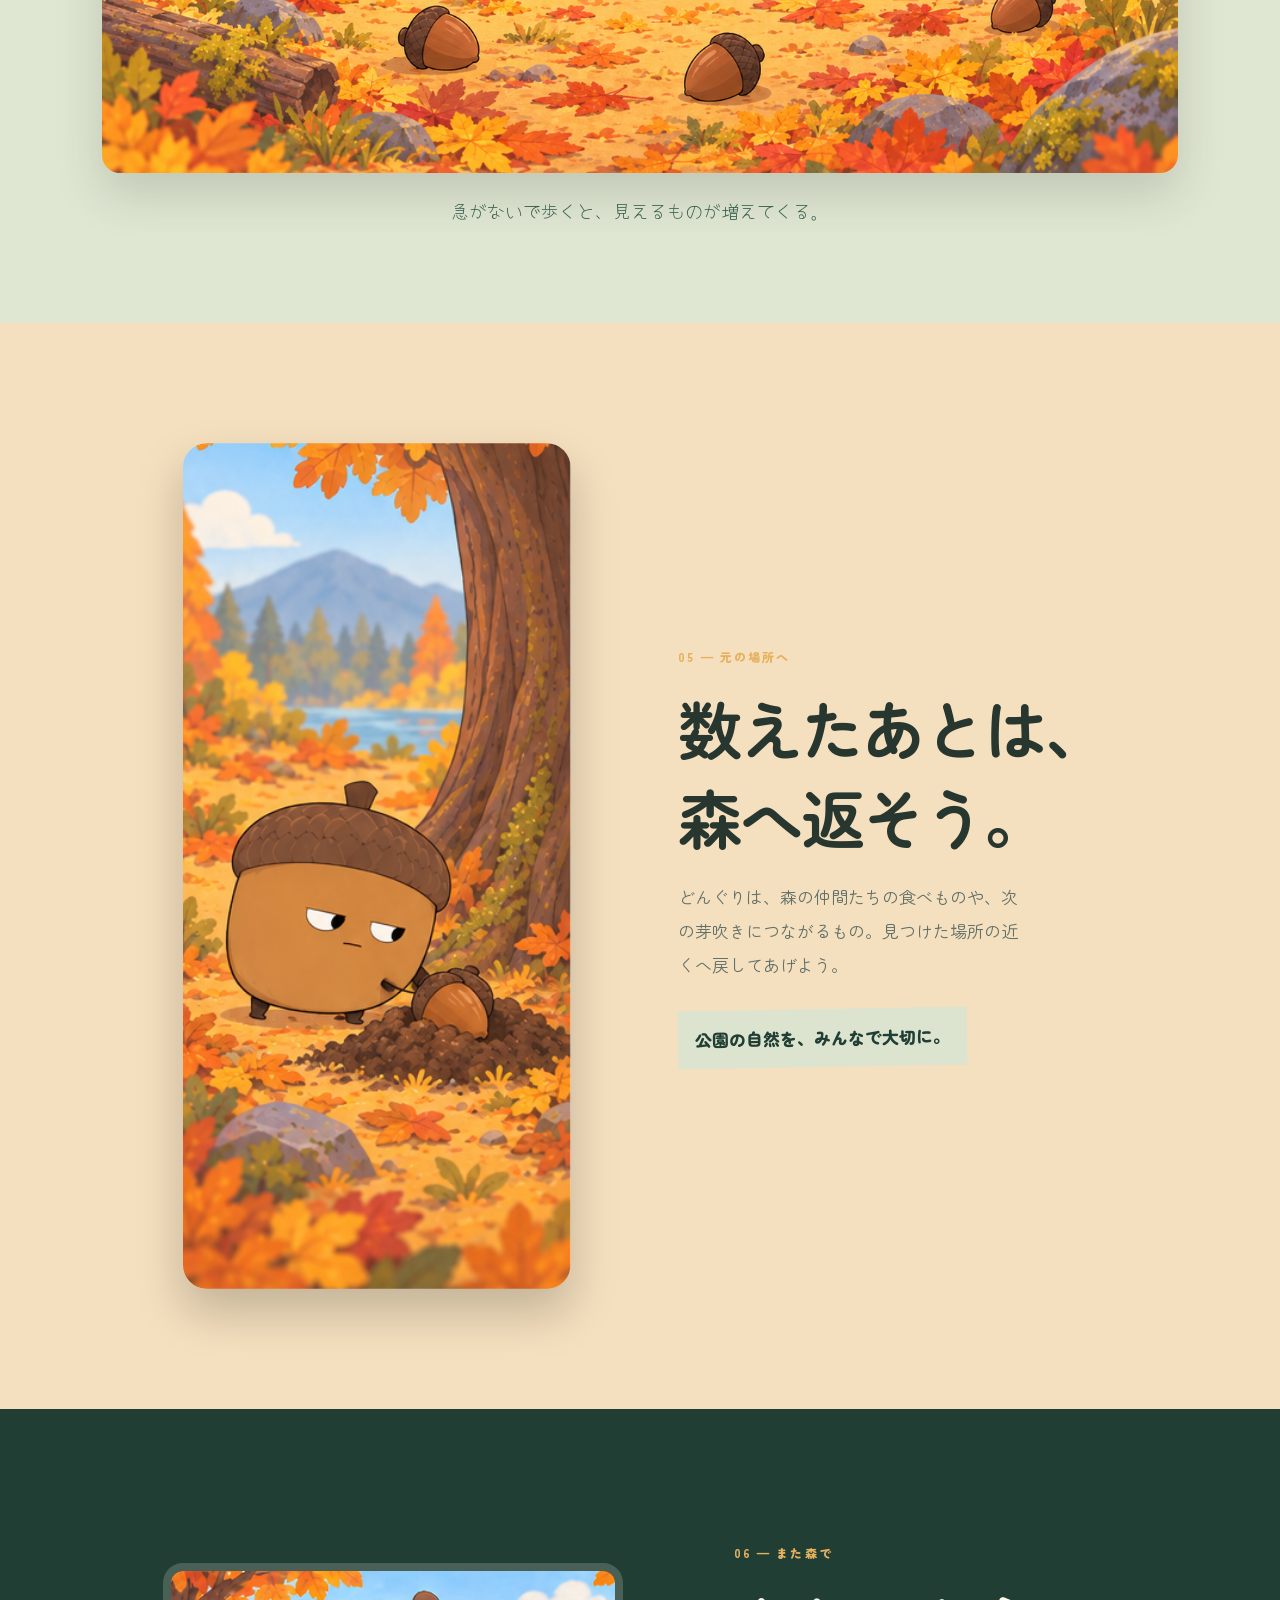
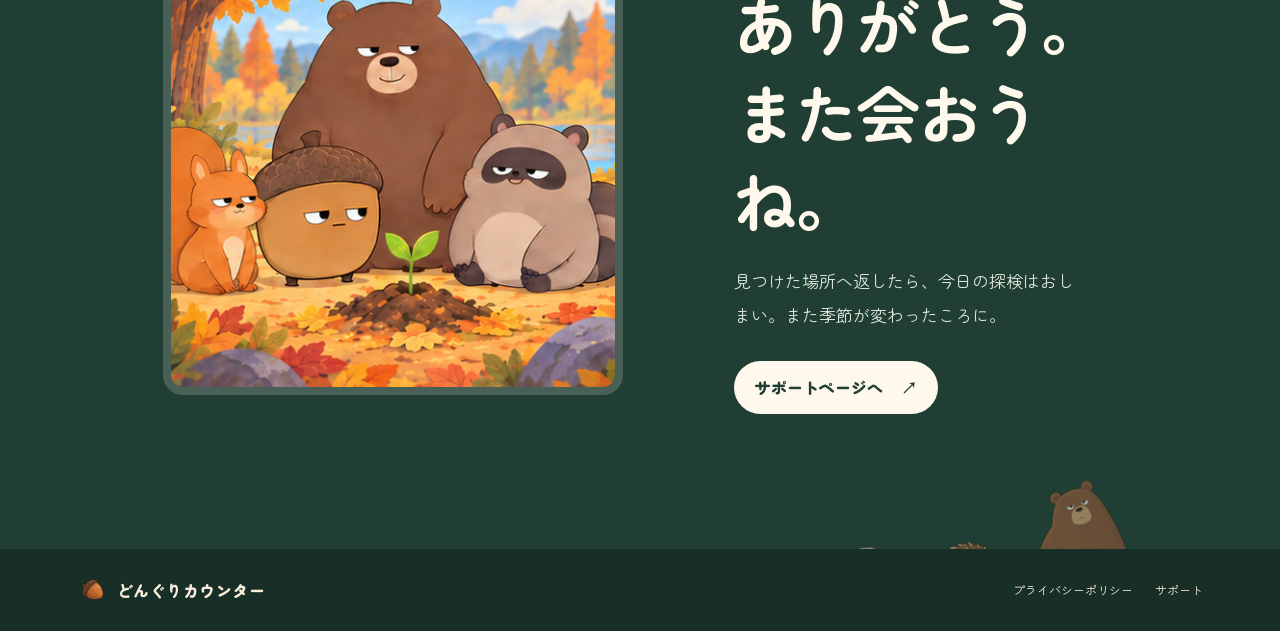
<file: docs/landing-motion-2.html>
<!doctype html>
<html lang="ja">
<head>
  <meta charset="utf-8">
  <meta name="viewport" content="width=device-width, initial-scale=1, viewport-fit=cover">
  <meta name="theme-color" content="#f5ead6">
  <meta name="description" content="どんぐりを見つけたら、森の仲間に教えよう。見つけて、数えて、元の場所へ。マスターどんぐりと森を歩く、どんぐりカウンターの公式ランディングページです。">
  <title>どんぐりを見つけたら、森の仲間に教えよう。｜どんぐりカウンター</title>
  <link rel="canonical" href="https://nariyukipdm.github.io/donguri-counter-support/landing.html">
  <link rel="icon" href="pattern-1-acorn-icon.png">
  <link rel="stylesheet" href="landing-motion-2.css">
  <script defer src="landing-motion-2.js"></script>
</head>
<body>
  <a class="skip-link" href="#main">本文へ</a>
  <header class="topbar">
    <a class="brand" href="#top"><img src="pattern-1-acorn-icon.png" alt="" width="36" height="36"><span>どんぐりカウンター</span></a>
    <nav aria-label="関連ページ"><a href="index.html">サポート</a><a href="privacy.html">プライバシーポリシー</a></nav>
  </header>

  <main id="main">
    <section class="hero" id="top">
      <img class="hero-landscape" src="motion-assets/hero-woods.jpg" alt="落ち葉の小道が森の向こうへ続く、秋の公園" fetchpriority="high">
      <div class="hero-shade"></div>
      <div class="hero-copy" data-reveal>
        <p class="eyebrow">みつける · かぞえる · もどす</p>
        <h1><span class="hero-title-line">どんぐりを見つけたら、</span><span class="hero-title-line">森の仲間に教えよう。</span></h1>
        <p>いつもの公園を、少しゆっくり歩いてみる。<br>小さな発見から始まる、森とのものがたり。</p>
        <a class="pill-button" href="#story">ものがたりを読む <span aria-hidden="true">↓</span></a>
      </div>
      <img class="hero-mascot hero-mascot--master" src="motion-assets/master-acorn.png" alt="" aria-hidden="true" data-peek="from-left">
      <img class="hero-mascot hero-mascot--bird" src="motion-assets/bird.png" alt="" aria-hidden="true" data-peek="from-right">
      <img class="hero-mascot hero-mascot--squirrel" src="motion-assets/squirrel.png" alt="" aria-hidden="true" data-peek="hop-right">
      <span class="hero-caption">森のどこかで、みんなが見てる。</span>
      <a class="scroll-mark" href="#story" aria-label="下へスクロール"><span></span></a>
    </section>

    <section class="chapter discovery" id="story" aria-labelledby="discovery-title">
      <div class="chapter-text" data-reveal>
        <p class="eyebrow">01 — みつける</p>
        <h2 id="discovery-title">足もとに、<br>小さな発見。</h2>
        <p>落ち葉のそば、木の根元。いつもの道にも、まだ気づいていないものがある。見つけたら、まずは一枚撮ってみよう。</p>
      </div>
      <figure class="phone-art" data-reveal="from-right">
        <img src="pattern-1-portrait-camera.png" alt="どんぐりを撮影するアプリ画面のイメージ" loading="lazy" width="327" height="709">
        <figcaption>あった。ここに、ひとつ。</figcaption>
      </figure>
      <img class="side-character side-character--rabbit" src="motion-assets/rabbit.png" alt="" aria-hidden="true" loading="lazy" data-peek="from-left">
      <span class="chapter-index">01</span>
    </section>

    <section class="app-story" id="app" aria-labelledby="app-title">
      <div class="app-heading" data-reveal>
        <p class="eyebrow">02 — かぞえる</p>
        <h2 id="app-title">見つけた数を、<br>森の記録に。</h2>
        <p>むずかしい操作はいりません。撮って、確かめて、マスターどんぐりに預けよう。</p>
      </div>
      <div class="app-flow">
        <article class="app-step" data-reveal>
          <span class="step-number">1</span>
          <img src="pattern-1-portrait-home.png" alt="マスターどんぐりが迎えるアプリのホーム画面" loading="lazy" width="327" height="709">
          <h3>森へ出かける</h3><p>マスターどんぐりと、今日の探検へ。</p>
        </article>
        <article class="app-step app-step--raised" data-reveal>
          <span class="step-number">2</span>
          <img src="pattern-1-portrait-camera.png" alt="カメラでどんぐりを撮影する画面" loading="lazy" width="327" height="709">
          <h3>写真を撮る</h3><p>見つけたどんぐりを画面におさめる。</p>
        </article>
        <article class="app-step" data-reveal>
          <span class="step-number">3</span>
          <img src="pattern-1-portrait-return.png" alt="どんぐりを元の場所へ戻す場面のアプリ画面" loading="lazy" width="327" height="709">
          <h3>数えて、返す</h3><p>数を確かめたら、見つけた場所の近くへ。</p>
        </article>
      </div>
      <img class="app-squirrel" src="motion-assets/squirrel.png" alt="" aria-hidden="true" loading="lazy" data-peek="from-right">
    </section>

    <section class="friends" id="friends" aria-labelledby="friends-title">
      <div class="friends-copy" data-reveal>
        <p class="eyebrow">03 — なかまに会う</p>
        <h2 id="friends-title">森には、<br>それぞれの暮らし。</h2>
        <p>少し眠そうなクマ。どんぐりを気にしているリス。木の陰から見ているタヌキ。みんな、森の中で自分の一日を過ごしています。</p>
        <div class="friend-names"><span>クマ</span><span>リス</span><span>タヌキ</span><span>鳥</span><span>ハリネズミ</span></div>
      </div>
      <div class="friends-stage" role="img" aria-label="森の風景に、仲間たちが順番に現れます">
        <img class="friends-background" src="motion-assets/forest-clearing.jpg" alt="" aria-hidden="true" loading="lazy">
        <img class="friend-actor friend-actor--bear" src="motion-assets/bear.png" alt="" aria-hidden="true" loading="lazy" data-peek="bear-in">
        <img class="friend-actor friend-actor--squirrel" src="motion-assets/squirrel.png" alt="" aria-hidden="true" loading="lazy" data-peek="hop-in">
        <img class="friend-actor friend-actor--tanuki" src="motion-assets/tanuki.png" alt="" aria-hidden="true" loading="lazy" data-peek="tanuki-in">
        <img class="friend-actor friend-actor--bird" src="motion-assets/bird.png" alt="" aria-hidden="true" loading="lazy" data-peek="bird-in">
        <img class="friend-actor friend-actor--hedgehog" src="motion-assets/hedgehog.png" alt="" aria-hidden="true" loading="lazy" data-peek="hedgehog-in">
        <span class="forest-caption">それぞれの場所から、そっと見守ってる。</span>
      </div>
    </section>

    <section class="look" aria-labelledby="look-title">
      <div class="look-copy" data-reveal>
        <p class="eyebrow">04 — 森を見る</p>
        <h2 id="look-title">数えたら、<br>景色も見てみよう。</h2>
        <p>木の根元や落ち葉の下。どんぐりがあった場所には、森の時間が流れています。季節が変わると、出会う景色や仲間も少しずつ変わります。</p>
      </div>
      <figure class="look-scene" data-reveal>
        <img src="pattern-1-october-landscape.png" alt="秋の森と山、公園を歩く仲間たち" loading="lazy" width="1448" height="1086">
      </figure>
      <p class="look-note" data-reveal>急がないで歩くと、見えるものが増えてくる。</p>
    </section>

    <section class="return" aria-labelledby="return-title">
      <figure class="return-art" data-reveal="from-left"><img src="pattern-1-portrait-return.png" alt="マスターどんぐりが、木の根元へどんぐりを戻す場面" loading="lazy" width="327" height="709"></figure>
      <div class="return-copy" data-reveal>
        <p class="eyebrow">05 — 元の場所へ</p>
        <h2 id="return-title">数えたあとは、<br>森へ返そう。</h2>
        <p>どんぐりは、森の仲間たちの食べものや、次の芽吹きにつながるもの。見つけた場所の近くへ戻してあげよう。</p>
        <p class="promise-note">公園の自然を、みんなで大切に。</p>
      </div>
      <img class="return-tanuki" src="motion-assets/tanuki.png" alt="" aria-hidden="true" loading="lazy" data-peek="from-right">
    </section>

    <section class="closing" aria-labelledby="closing-title">
      <figure class="closing-scene" data-reveal><img src="pattern-1-landscape-done.png" alt="芽吹いたどんぐりのそばに集まるマスターどんぐりと仲間たち" loading="lazy" width="576" height="432"></figure>
      <div class="closing-copy" data-reveal>
        <p class="eyebrow">06 — また森で</p>
        <h2 id="closing-title">ありがとう。<br>また会おうね。</h2>
        <p>見つけた場所へ返したら、今日の探検はおしまい。また季節が変わったころに。</p>
        <a class="pill-button pill-button--light" href="index.html">サポートページへ <span aria-hidden="true">↗</span></a>
      </div>
      <div class="closing-friends" aria-hidden="true">
        <img src="motion-assets/bird.png" alt="" loading="lazy" data-peek="from-left"><img src="motion-assets/hedgehog.png" alt="" loading="lazy" data-peek="from-left"><img src="motion-assets/bear.png" alt="" loading="lazy" data-peek="from-right"><img src="motion-assets/master-acorn.png" alt="" loading="lazy" data-peek="from-right">
      </div>
    </section>
  </main>

  <footer class="footer"><a class="brand" href="#top"><img src="pattern-1-acorn-icon.png" alt="" width="30" height="30"><span>どんぐりカウンター</span></a><div><a href="privacy.html">プライバシーポリシー</a><a href="index.html">サポート</a></div></footer>
</body>
</html>
</file>
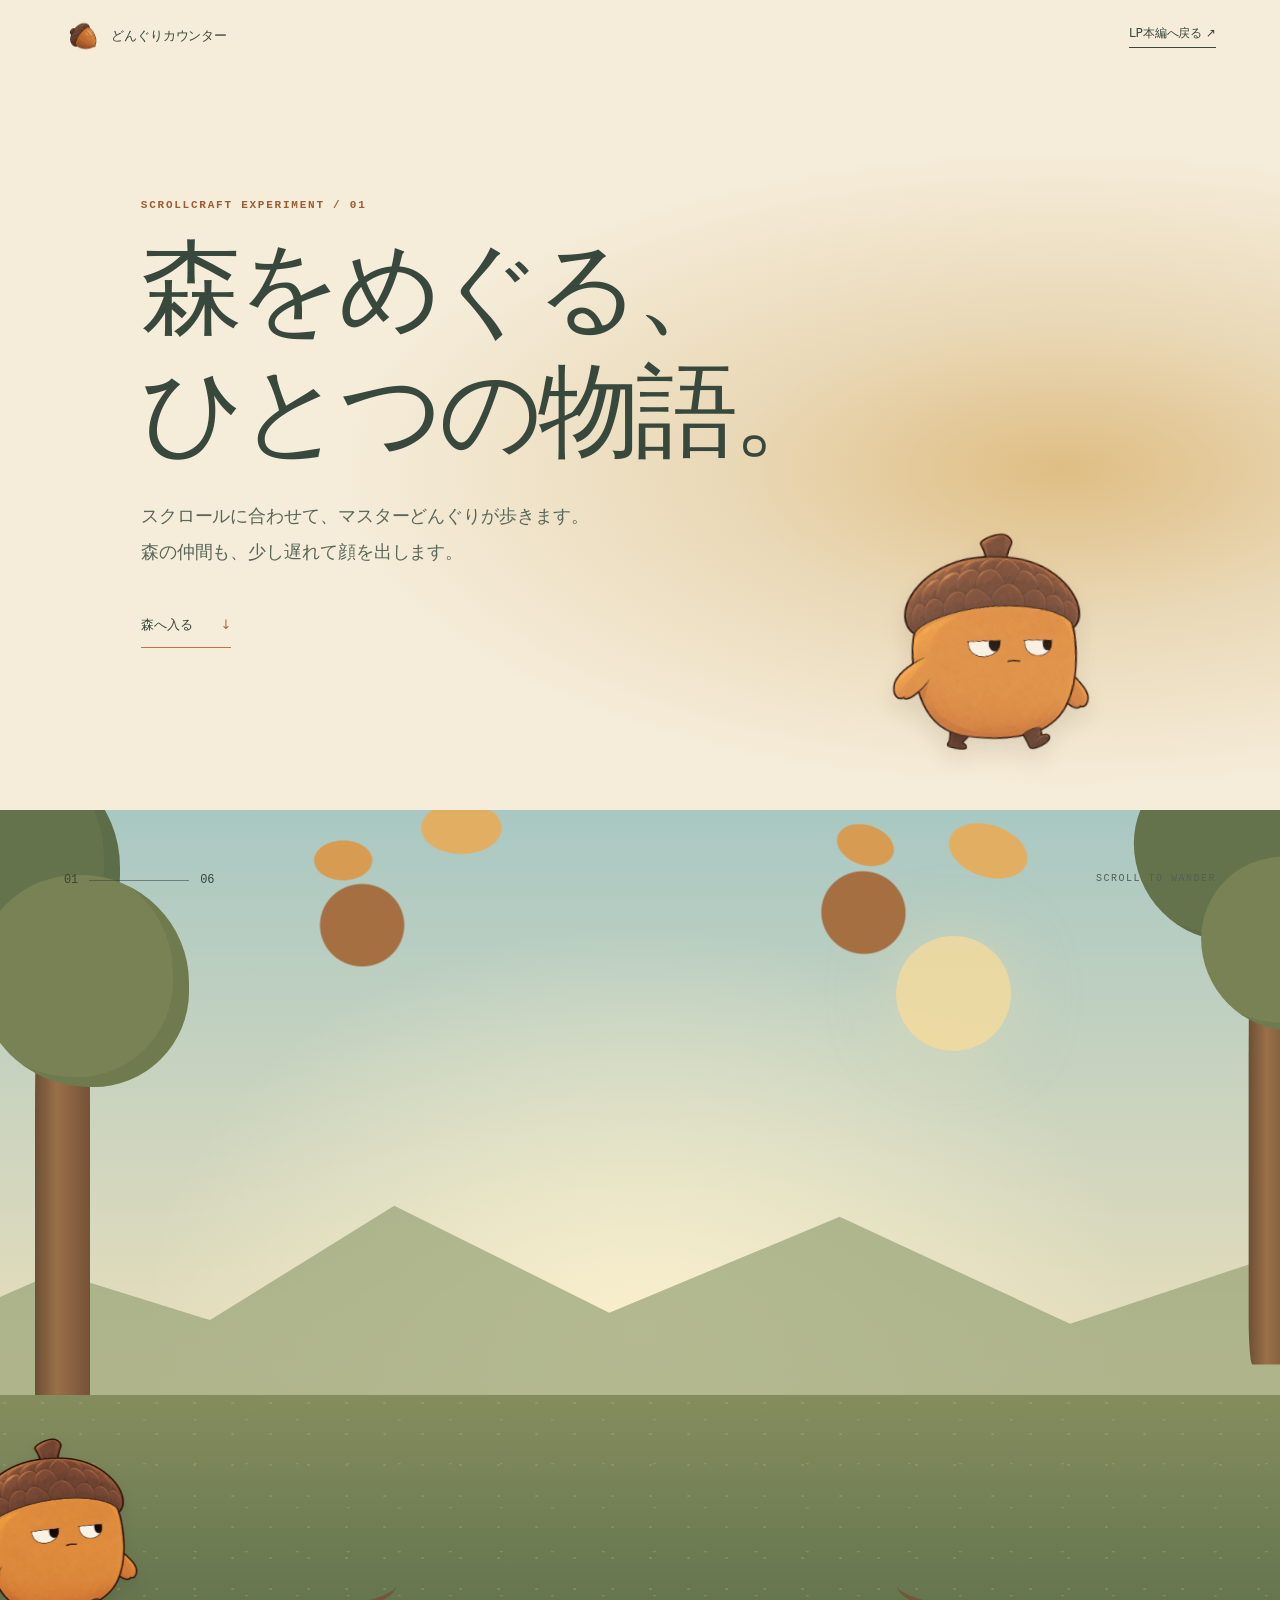
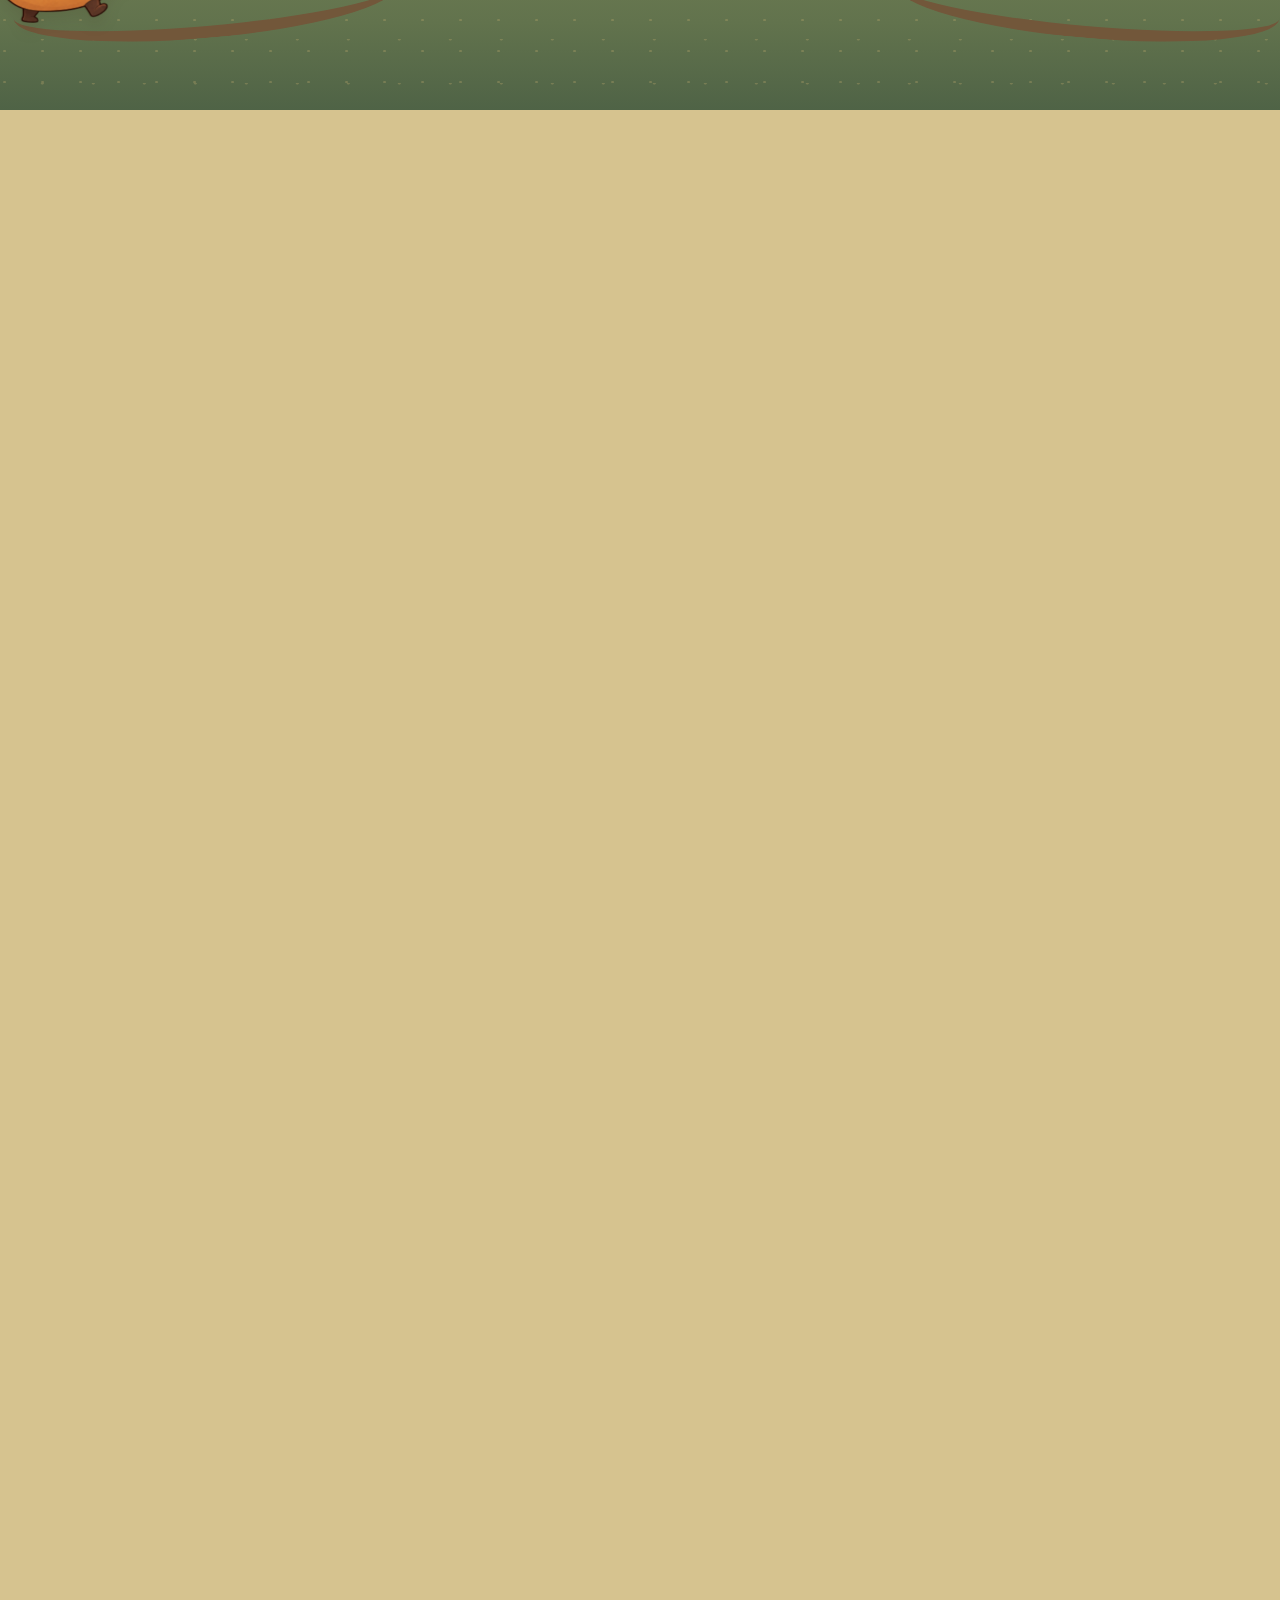
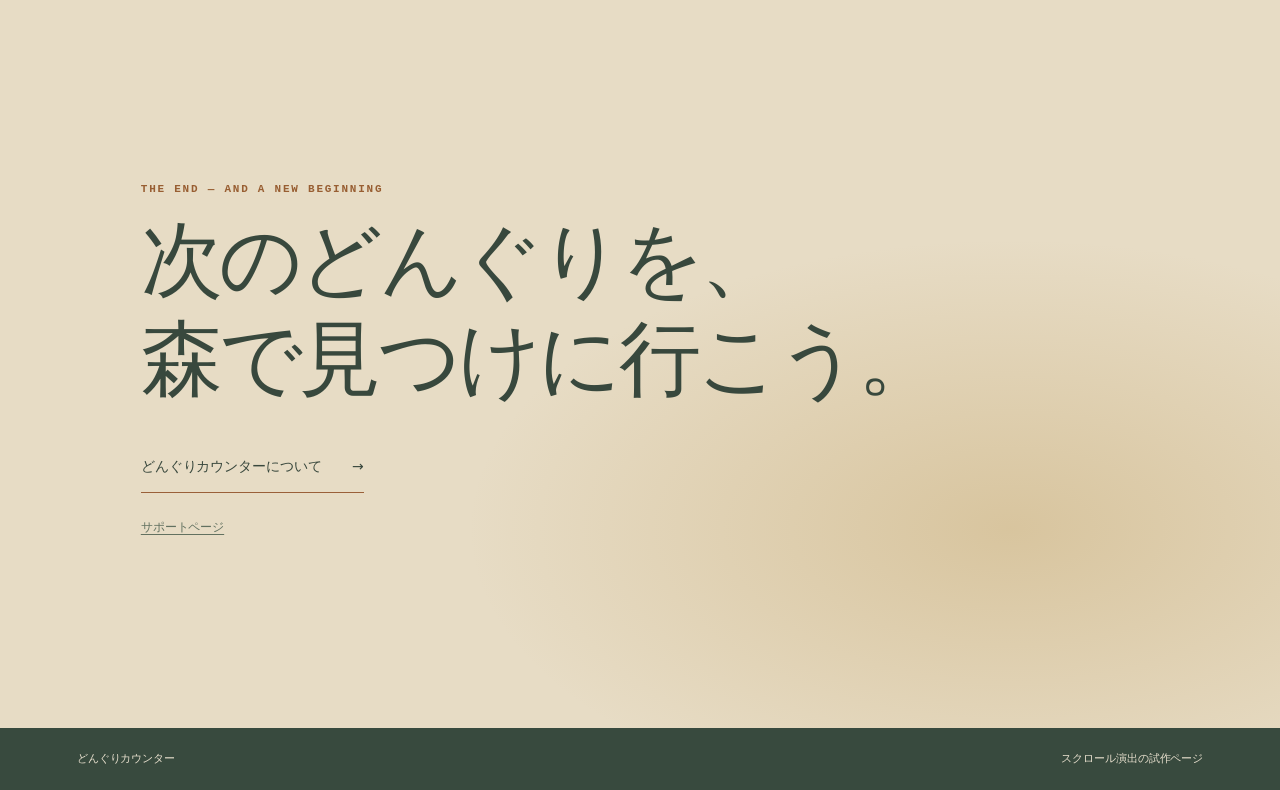
<file: docs/landing-motion.html>
<!doctype html>
<html lang="ja">
<head>
  <meta charset="utf-8">
  <meta name="viewport" content="width=device-width, initial-scale=1">
  <meta name="theme-color" content="#f5ecd9">
  <meta name="description" content="どんぐりカウンターのスクロール演出版プロトタイプ。マスターどんぐりと森の仲間たちが、森をめぐります。">
  <title>森をめぐる — スクロール演出プロトタイプ | どんぐりカウンター</title>
  <link rel="stylesheet" href="scrollcraft.css">
  <link rel="stylesheet" href="landing-motion.css">
  <script defer src="scrollcraft.js"></script>
  <script defer src="landing-motion.js"></script>
</head>
<body>
  <a class="skip-link" href="#journey">物語を読む</a>
  <header class="motion-header">
    <a class="brand" href="landing.html" aria-label="どんぐりカウンターのランディングページへ戻る">
      <img src="pattern-1-acorn-icon.png" alt="" width="42" height="36">
      <span>どんぐりカウンター</span>
    </a>
    <a class="header-link" href="landing.html">LP本編へ戻る ↗</a>
  </header>

  <main>
    <section class="motion-intro" aria-labelledby="motion-title">
      <p class="eyebrow">SCROLLCRAFT EXPERIMENT / 01</p>
      <h1 id="motion-title">森をめぐる、<br>ひとつの物語。</h1>
      <p>スクロールに合わせて、マスターどんぐりが歩きます。<br class="desktop-break">森の仲間も、少し遅れて顔を出します。</p>
      <a class="start-link" href="#journey">森へ入る <span aria-hidden="true">↓</span></a>
      <img class="intro-master" src="motion-assets/master-acorn.png" alt="" aria-hidden="true">
    </section>

    <section class="journey" id="journey" data-sc-act="pin" data-sc-span="6.2" data-sc-dwell="0.12" aria-label="スクロールで進む森の物語">
      <div class="journey-stage" data-sc-stage aria-hidden="true">
        <div class="sky"></div>
        <div class="sun"></div>
        <div class="far-hills"></div>
        <div class="tree tree--left"><i></i><b></b></div>
        <div class="tree tree--right"><i></i><b></b></div>
        <div class="canopy canopy--one"></div>
        <div class="canopy canopy--two"></div>
        <div class="ground"></div>
        <div class="root root--one"></div>
        <div class="root root--two"></div>

        <div class="actor actor--master" data-actor="master"><img src="motion-assets/master-acorn.png" alt=""></div>
        <div class="actor actor--bear" data-actor="bear"><img src="motion-assets/bear.png" alt=""></div>
        <div class="actor actor--squirrel" data-actor="squirrel"><img src="motion-assets/squirrel.png" alt=""></div>
        <div class="actor actor--tanuki" data-actor="tanuki"><img src="motion-assets/tanuki.png" alt=""></div>
        <div class="actor actor--bird" data-actor="bird"><img src="motion-assets/bird.png" alt=""></div>
        <div class="actor actor--hedgehog" data-actor="hedgehog"><img src="motion-assets/hedgehog.png" alt=""></div>

        <div class="story-copy story-copy--one" data-sc-cue="0.00 0.19" data-sc-rise="0">
          <p class="eyebrow">01 — みつける</p><h2>森で、<br>ひとつ見つけた。</h2>
          <p>いつもの公園にも、小さな発見が待っている。</p>
        </div>
        <div class="story-copy story-copy--two" data-sc-cue="0.17 0.37" data-sc-rise="0">
          <p class="eyebrow">02 — かぞえる</p><h2>写真を撮って、<br>数をたしかめる。</h2>
          <p>見つけた数を、マスターどんぐりと記録しよう。</p>
        </div>
        <div class="story-copy story-copy--three" data-sc-cue="0.35 0.56" data-sc-rise="0">
          <p class="eyebrow">03 — なかまに会う</p><h2>じっと見ている、<br>森の仲間たち。</h2>
          <p>クマ、リス、タヌキ。鳥や小さな仲間も、少し遅れてやってくる。</p>
        </div>
        <div class="story-copy story-copy--four" data-sc-cue="0.54 0.73" data-sc-rise="0">
          <p class="eyebrow">04 — 森を見る</p><h2>ひとつ見つけると、<br>景色が変わる。</h2>
          <p>木の根元や落ち葉の下。目を向ける先が、少しずつ増えていく。</p>
        </div>
        <div class="story-copy story-copy--five" data-sc-cue="0.71 0.90" data-sc-rise="0">
          <p class="eyebrow">05 — 元の場所へ</p><h2>数えたあとは、<br>森へ返そう。</h2>
          <p>どんぐりは森の仲間のごはん。見つけた場所の近くへ戻そう。</p>
        </div>
        <div class="story-copy story-copy--six" data-sc-cue="0.88 1.00" data-sc-rise="0">
          <p class="eyebrow">06 — また森で</p><h2>ありがとう。<br>また会おうね。</h2>
          <p>公園の自然を大切にしながら、次の発見へ。</p>
        </div>
        <div class="chapter-indicator"><span data-current-chapter>01</span><span class="indicator-rule"></span><span>06</span></div>
        <p class="stage-hint">SCROLL TO WANDER</p>
      </div>
      <ol class="sr-only">
        <li>見つける — 森で、ひとつ見つけた。</li>
        <li>数える — 写真を撮って、数をたしかめる。</li>
        <li>仲間に会う — じっと見ている、森の仲間たち。</li>
        <li>森を見る — ひとつ見つけると、景色が変わる。</li>
        <li>元の場所へ — 数えたあとは、森へ返そう。</li>
        <li>また森で — ありがとう。また会おうね。</li>
      </ol>
    </section>

    <section class="motion-outro" aria-labelledby="outro-title">
      <p class="eyebrow">THE END — AND A NEW BEGINNING</p>
      <h2 id="outro-title">次のどんぐりを、<br>森で見つけに行こう。</h2>
      <a class="outro-link" href="landing.html">どんぐりカウンターについて <span aria-hidden="true">→</span></a>
      <a class="support-link" href="index.html">サポートページ</a>
    </section>
  </main>
  <footer class="motion-footer"><span>どんぐりカウンター</span><span>スクロール演出の試作ページ</span></footer>
</body>
</html>
</file>
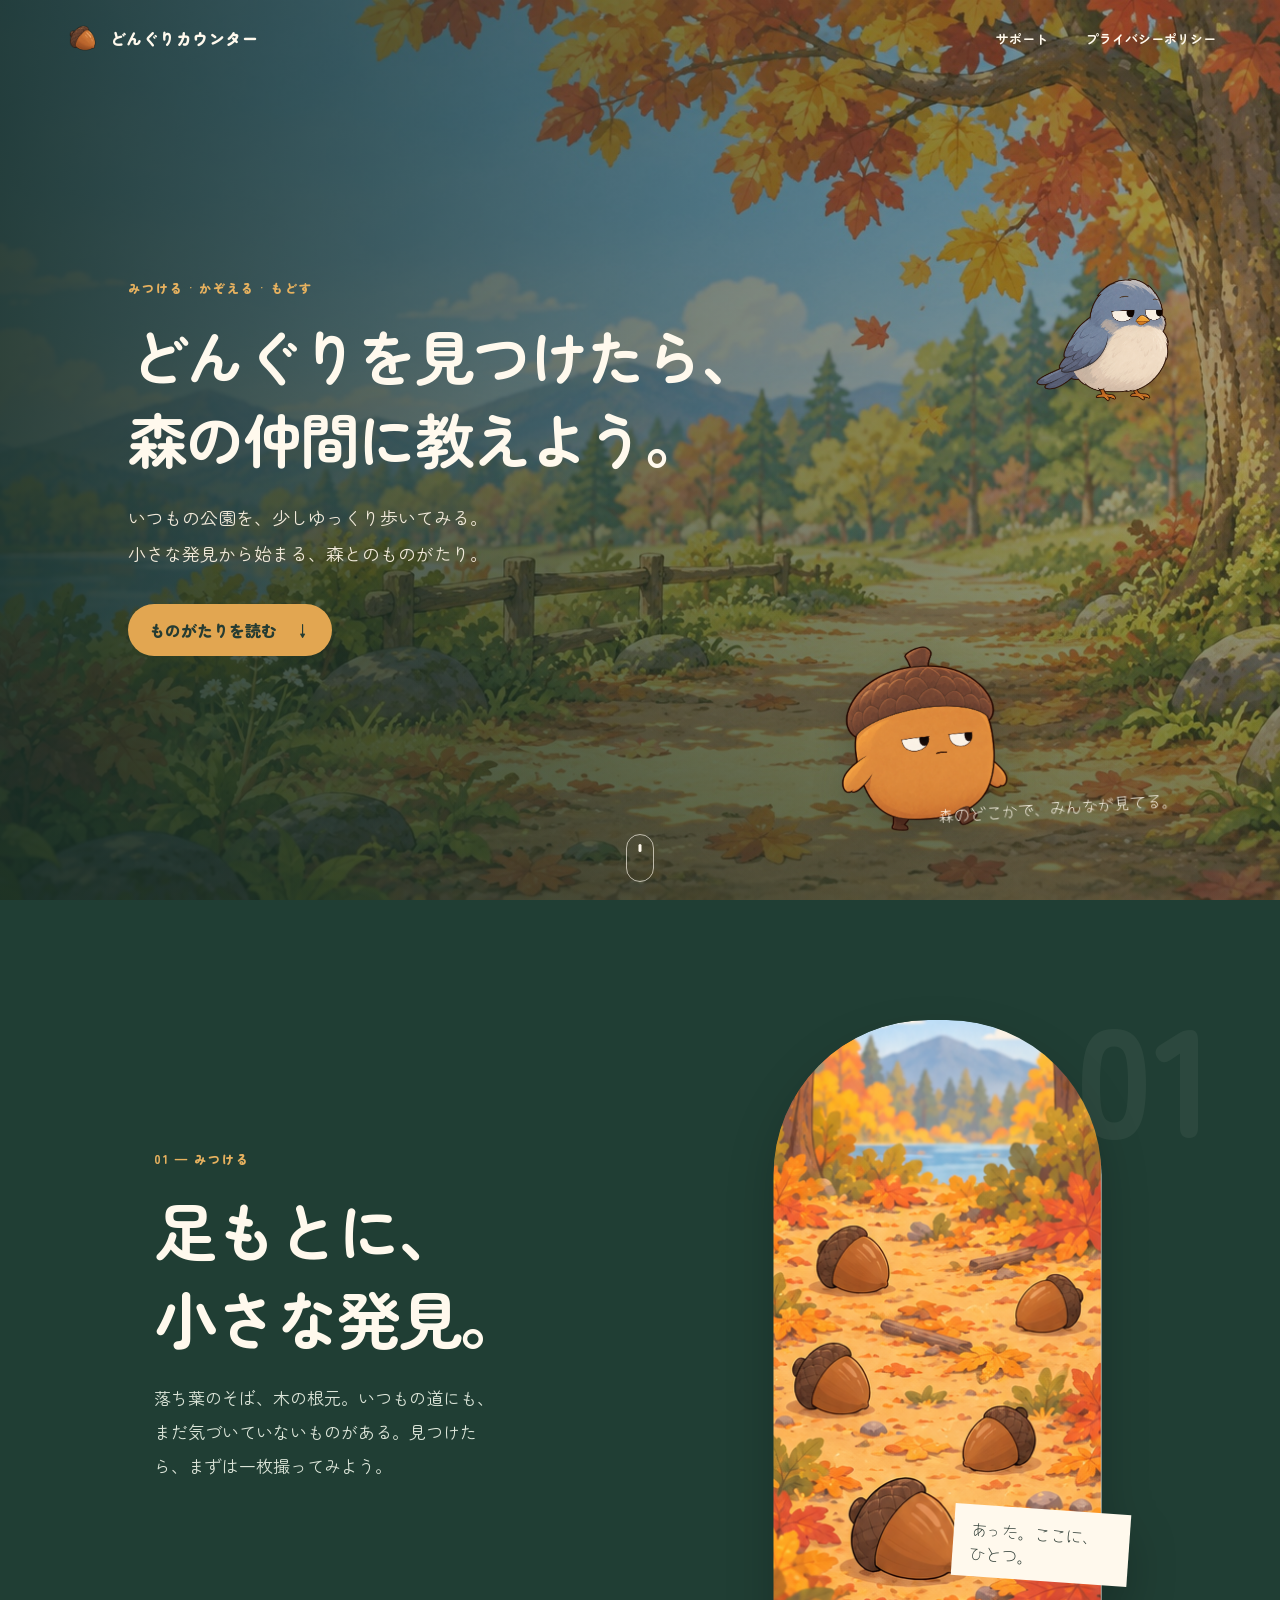
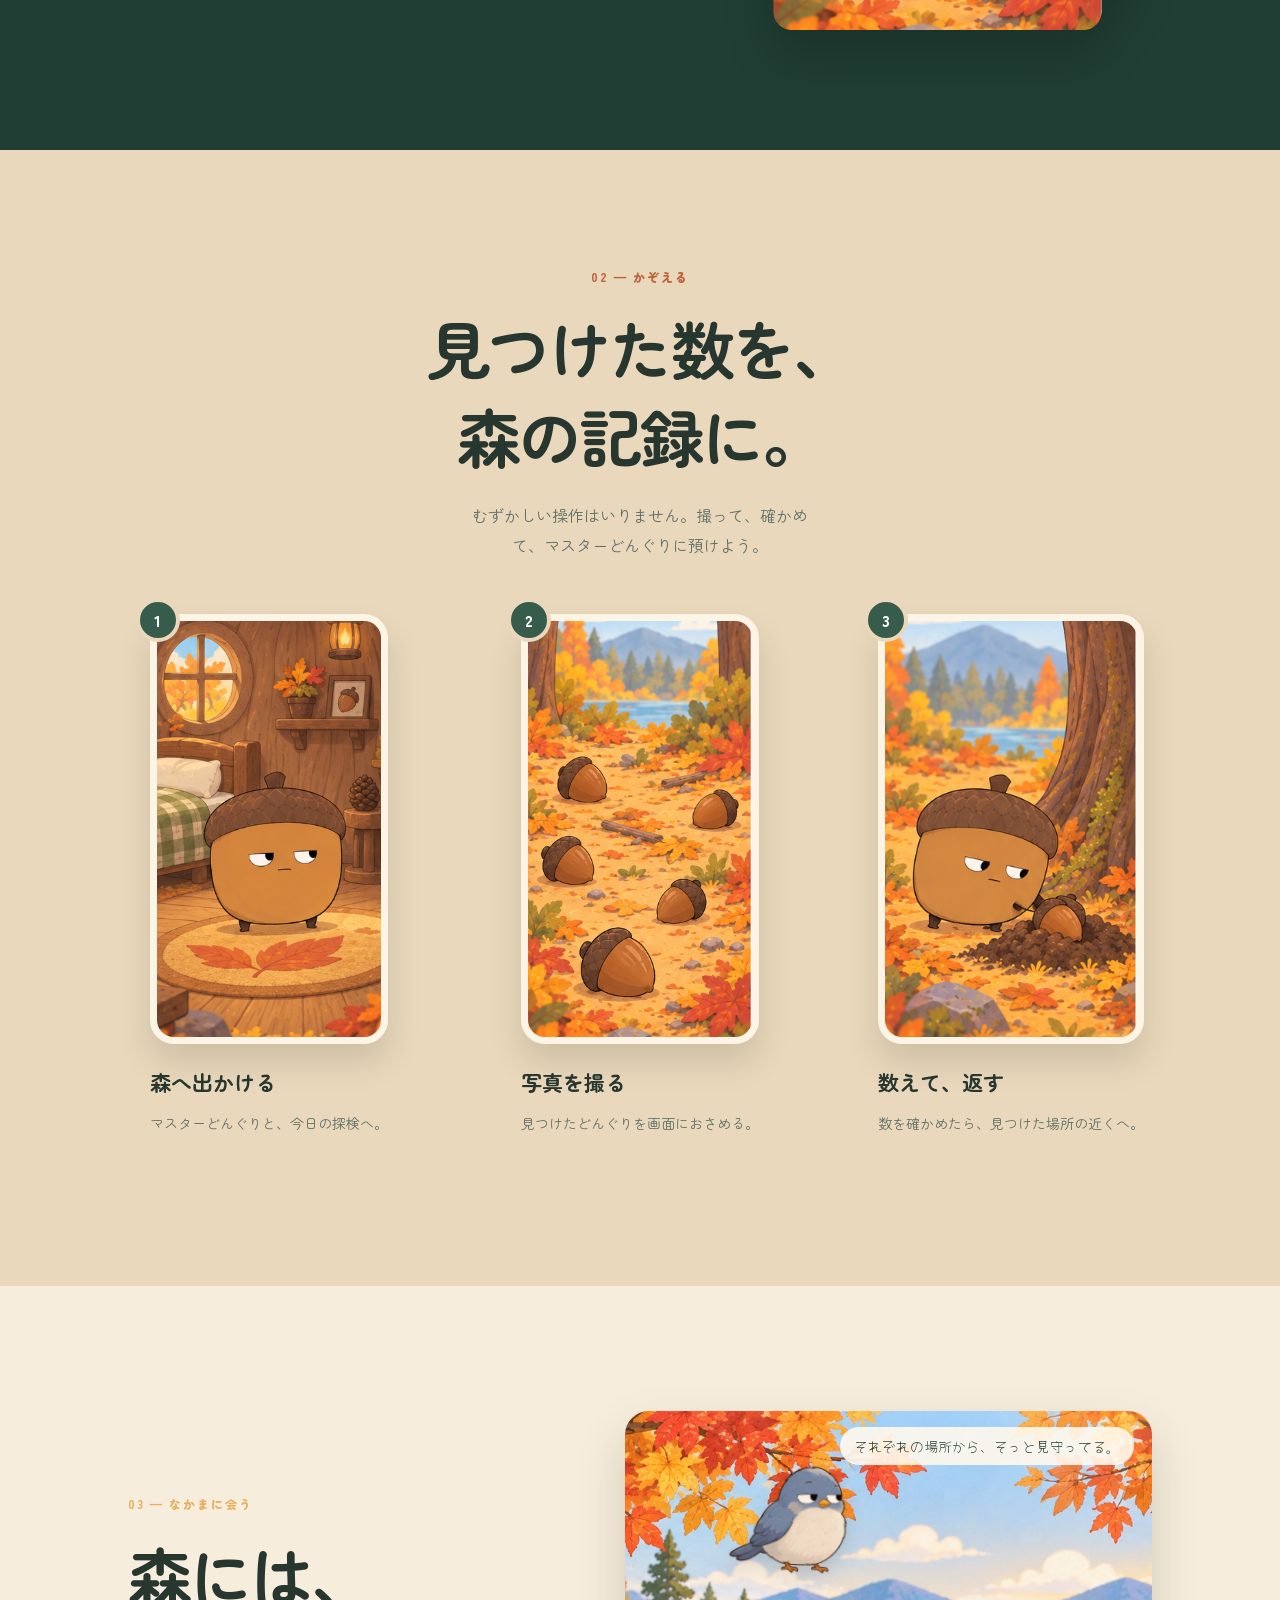
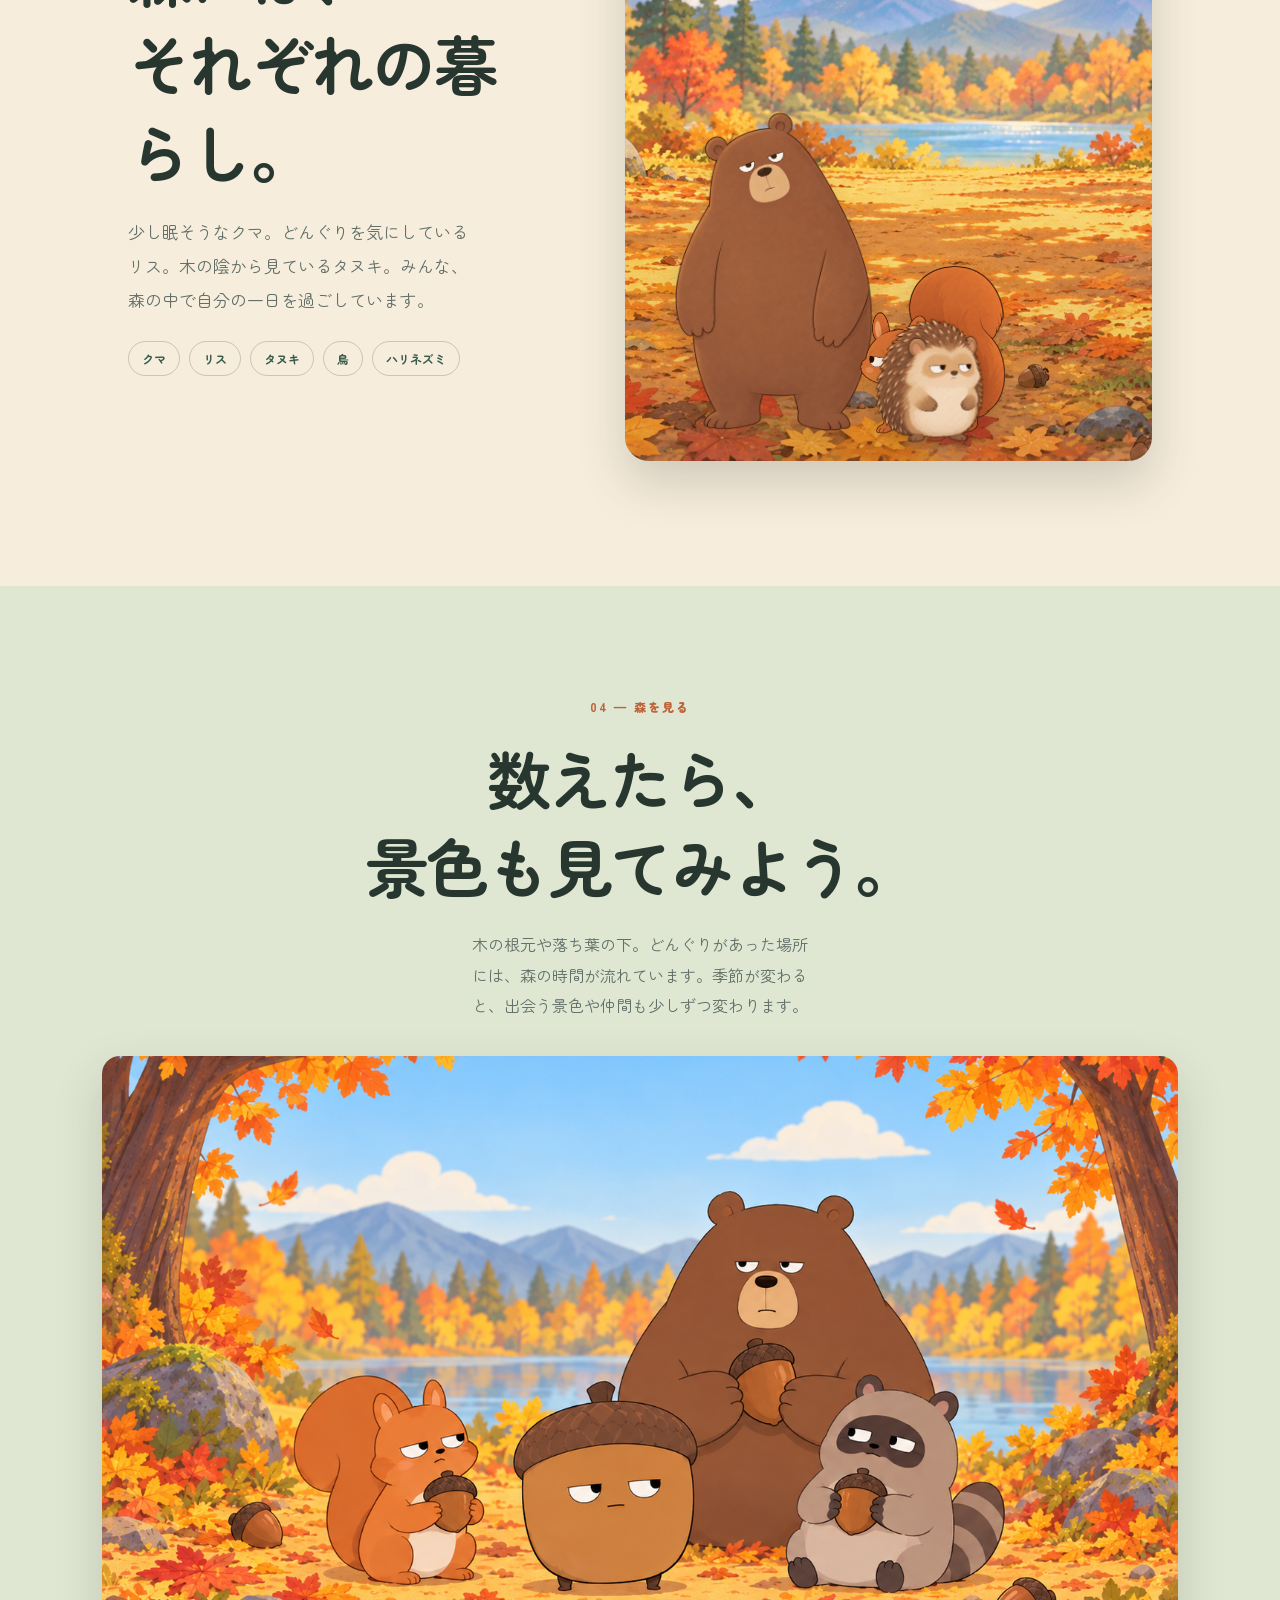
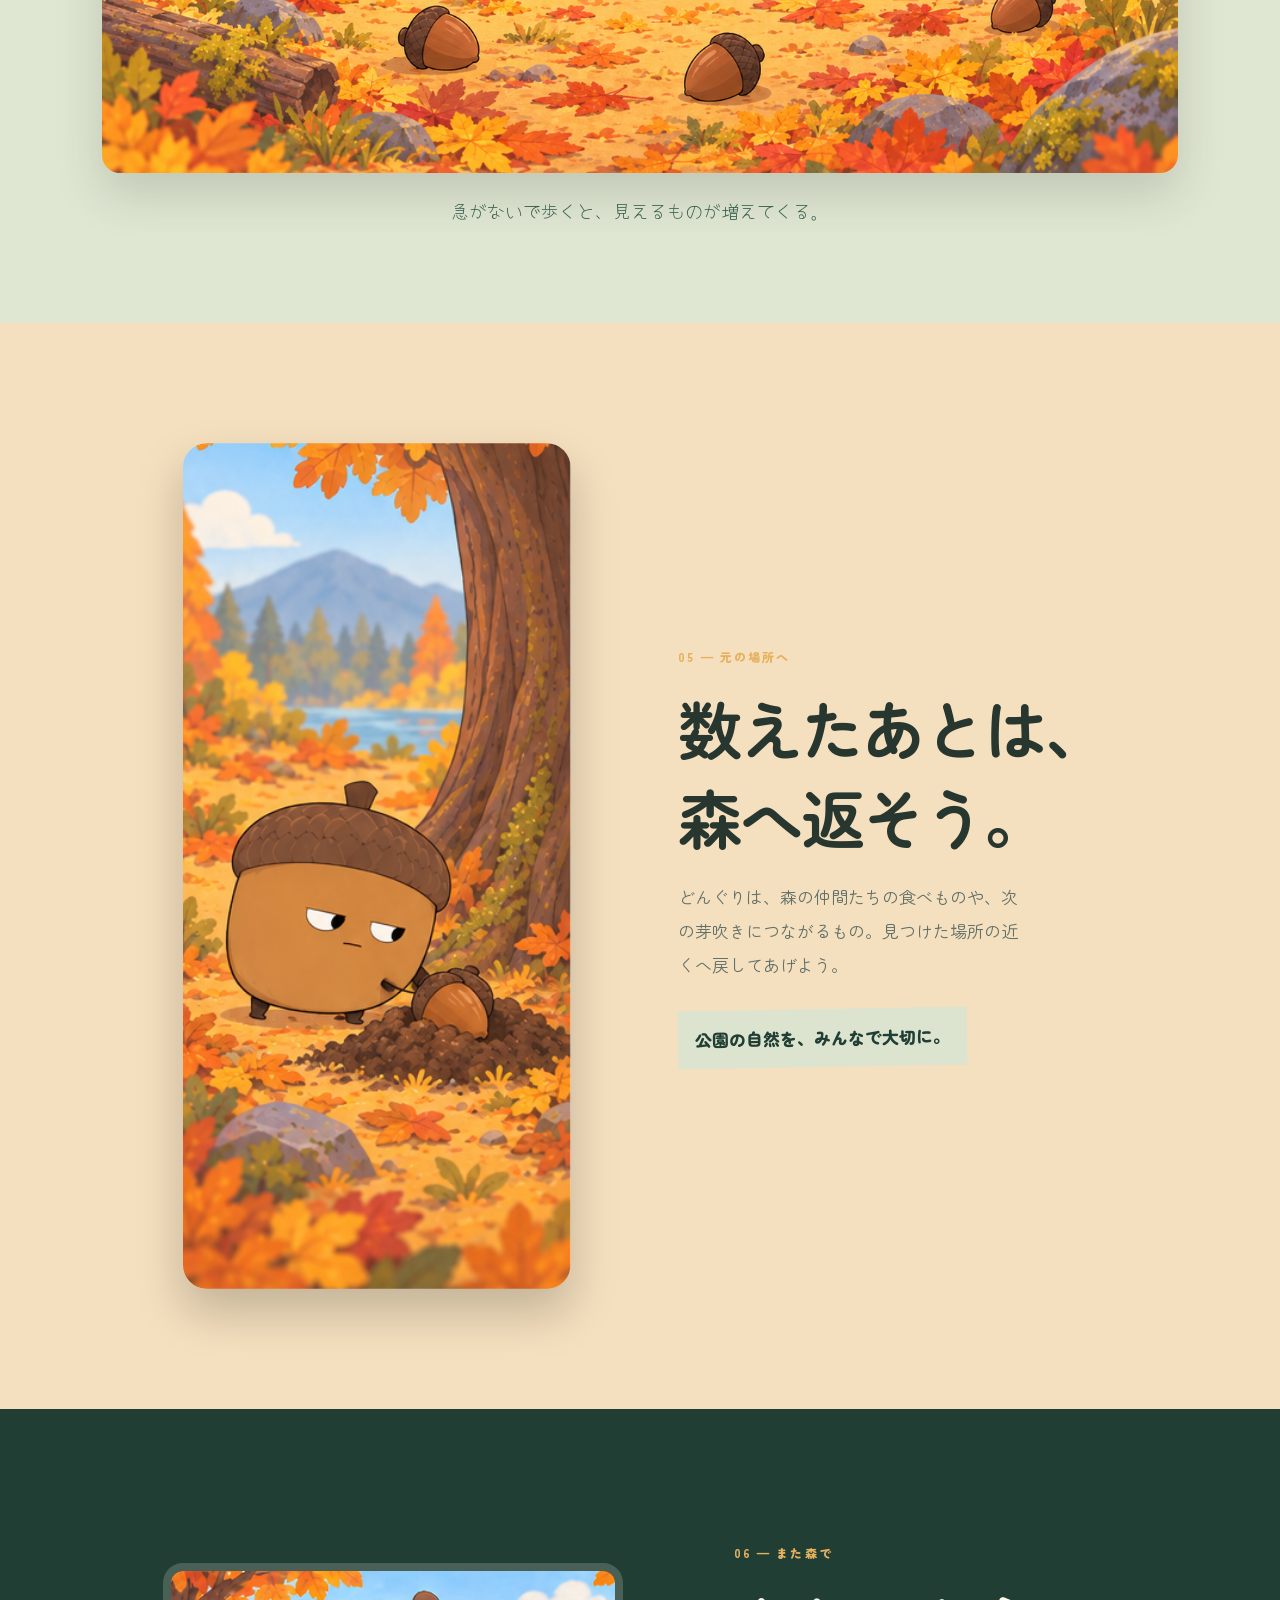
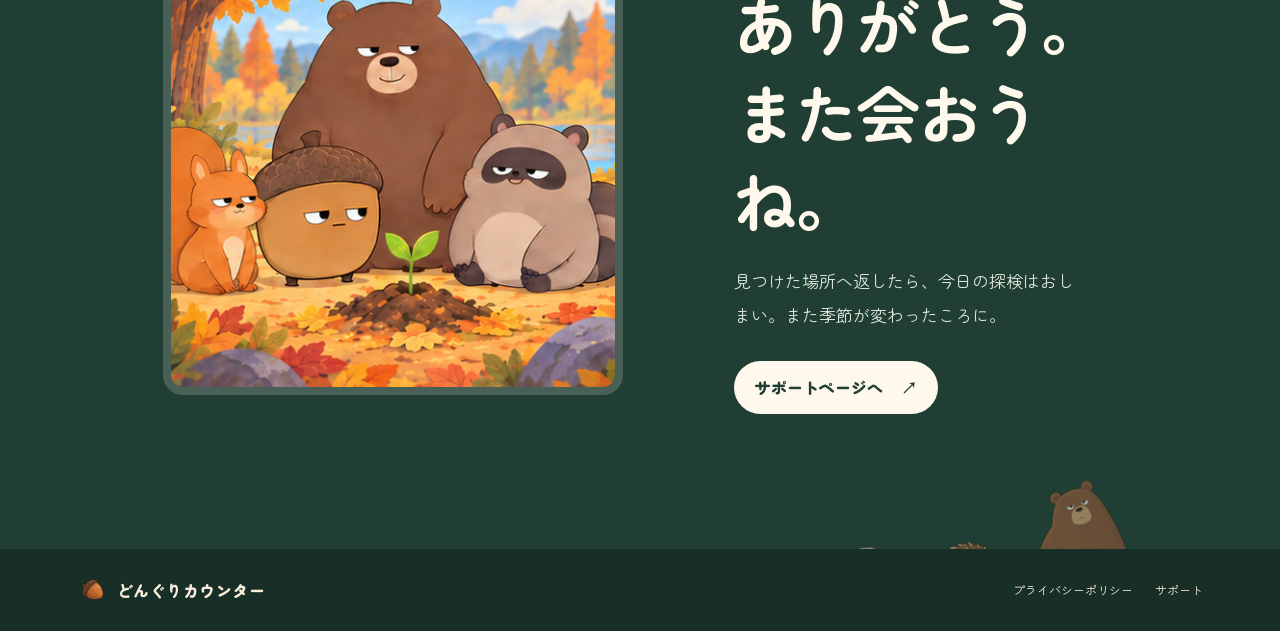
<file: docs/landing.html>
<!doctype html>
<html lang="ja">
<head>
  <meta charset="utf-8">
  <meta name="viewport" content="width=device-width, initial-scale=1, viewport-fit=cover">
  <meta name="theme-color" content="#f5ead6">
  <meta name="description" content="どんぐりを見つけたら、森の仲間に教えよう。見つけて、数えて、元の場所へ。マスターどんぐりと森を歩く、どんぐりカウンターの公式ランディングページです。">
  <title>どんぐりを見つけたら、森の仲間に教えよう。｜どんぐりカウンター</title>
  <link rel="canonical" href="https://nariyukipdm.github.io/donguri-counter-support/landing.html">
  <link rel="icon" href="pattern-1-acorn-icon.png">
  <link rel="stylesheet" href="landing-motion-2.css">
  <script defer src="landing-motion-2.js"></script>
</head>
<body>
  <a class="skip-link" href="#main">本文へ</a>
  <header class="topbar">
    <a class="brand" href="#top"><img src="pattern-1-acorn-icon.png" alt="" width="36" height="36"><span>どんぐりカウンター</span></a>
    <nav aria-label="関連ページ"><a href="index.html">サポート</a><a href="privacy.html">プライバシーポリシー</a></nav>
  </header>

  <main id="main">
    <section class="hero" id="top">
      <img class="hero-landscape" src="motion-assets/hero-woods.jpg" alt="落ち葉の小道が森の向こうへ続く、秋の公園" fetchpriority="high">
      <div class="hero-shade"></div>
      <div class="hero-copy" data-reveal>
        <p class="eyebrow">みつける · かぞえる · もどす</p>
        <h1><span class="hero-title-line">どんぐりを見つけたら、</span><span class="hero-title-line">森の仲間に教えよう。</span></h1>
        <p>いつもの公園を、少しゆっくり歩いてみる。<br>小さな発見から始まる、森とのものがたり。</p>
        <a class="pill-button" href="#story">ものがたりを読む <span aria-hidden="true">↓</span></a>
      </div>
      <img class="hero-mascot hero-mascot--master" src="motion-assets/master-acorn.png" alt="" aria-hidden="true" data-peek="from-left">
      <img class="hero-mascot hero-mascot--bird" src="motion-assets/bird.png" alt="" aria-hidden="true" data-peek="from-right">
      <img class="hero-mascot hero-mascot--squirrel" src="motion-assets/squirrel.png" alt="" aria-hidden="true" data-peek="hop-right">
      <span class="hero-caption">森のどこかで、みんなが見てる。</span>
      <a class="scroll-mark" href="#story" aria-label="下へスクロール"><span></span></a>
    </section>

    <section class="chapter discovery" id="story" aria-labelledby="discovery-title">
      <div class="chapter-text" data-reveal><p class="eyebrow">01 — みつける</p><h2 id="discovery-title">足もとに、<br>小さな発見。</h2><p>落ち葉のそば、木の根元。いつもの道にも、まだ気づいていないものがある。見つけたら、まずは一枚撮ってみよう。</p></div>
      <figure class="phone-art" data-reveal="from-right"><img src="pattern-1-portrait-camera.png" alt="どんぐりを撮影するアプリ画面のイメージ" loading="lazy" width="327" height="709"><figcaption>あった。ここに、ひとつ。</figcaption></figure>
      <img class="side-character side-character--rabbit" src="motion-assets/rabbit.png" alt="" aria-hidden="true" loading="lazy" data-peek="from-left"><span class="chapter-index">01</span>
    </section>

    <section class="app-story" id="app" aria-labelledby="app-title">
      <div class="app-heading" data-reveal><p class="eyebrow">02 — かぞえる</p><h2 id="app-title">見つけた数を、<br>森の記録に。</h2><p>むずかしい操作はいりません。撮って、確かめて、マスターどんぐりに預けよう。</p></div>
      <div class="app-flow">
        <article class="app-step" data-reveal><span class="step-number">1</span><img src="pattern-1-portrait-home.png" alt="マスターどんぐりが迎えるアプリのホーム画面" loading="lazy" width="327" height="709"><h3>森へ出かける</h3><p>マスターどんぐりと、今日の探検へ。</p></article>
        <article class="app-step app-step--raised" data-reveal><span class="step-number">2</span><img src="pattern-1-portrait-camera.png" alt="カメラでどんぐりを撮影する画面" loading="lazy" width="327" height="709"><h3>写真を撮る</h3><p>見つけたどんぐりを画面におさめる。</p></article>
        <article class="app-step" data-reveal><span class="step-number">3</span><img src="pattern-1-portrait-return.png" alt="どんぐりを元の場所へ戻す場面のアプリ画面" loading="lazy" width="327" height="709"><h3>数えて、返す</h3><p>数を確かめたら、見つけた場所の近くへ。</p></article>
      </div>
      <img class="app-squirrel" src="motion-assets/squirrel.png" alt="" aria-hidden="true" loading="lazy" data-peek="from-right">
    </section>

    <section class="friends" id="friends" aria-labelledby="friends-title">
      <div class="friends-copy" data-reveal><p class="eyebrow">03 — なかまに会う</p><h2 id="friends-title">森には、<br>それぞれの暮らし。</h2><p>少し眠そうなクマ。どんぐりを気にしているリス。木の陰から見ているタヌキ。みんな、森の中で自分の一日を過ごしています。</p><div class="friend-names"><span>クマ</span><span>リス</span><span>タヌキ</span><span>鳥</span><span>ハリネズミ</span></div></div>
      <div class="friends-stage" role="img" aria-label="森の風景に、仲間たちが順番に現れます"><img class="friends-background" src="motion-assets/forest-clearing.jpg" alt="" aria-hidden="true" loading="lazy"><img class="friend-actor friend-actor--bear" src="motion-assets/bear.png" alt="" aria-hidden="true" loading="lazy" data-peek="bear-in"><img class="friend-actor friend-actor--squirrel" src="motion-assets/squirrel.png" alt="" aria-hidden="true" loading="lazy" data-peek="hop-in"><img class="friend-actor friend-actor--tanuki" src="motion-assets/tanuki.png" alt="" aria-hidden="true" loading="lazy" data-peek="tanuki-in"><img class="friend-actor friend-actor--bird" src="motion-assets/bird.png" alt="" aria-hidden="true" loading="lazy" data-peek="bird-in"><img class="friend-actor friend-actor--hedgehog" src="motion-assets/hedgehog.png" alt="" aria-hidden="true" loading="lazy" data-peek="hedgehog-in"><span class="forest-caption">それぞれの場所から、そっと見守ってる。</span></div>
    </section>

    <section class="look" aria-labelledby="look-title">
      <div class="look-copy" data-reveal><p class="eyebrow">04 — 森を見る</p><h2 id="look-title">数えたら、<br>景色も見てみよう。</h2><p>木の根元や落ち葉の下。どんぐりがあった場所には、森の時間が流れています。季節が変わると、出会う景色や仲間も少しずつ変わります。</p></div>
      <figure class="look-scene" data-reveal><img src="pattern-1-october-landscape.png" alt="秋の森と山、公園を歩く仲間たち" loading="lazy" width="1448" height="1086"></figure><p class="look-note" data-reveal>急がないで歩くと、見えるものが増えてくる。</p>
    </section>

    <section class="return" aria-labelledby="return-title">
      <figure class="return-art" data-reveal="from-left"><img src="pattern-1-portrait-return.png" alt="マスターどんぐりが、木の根元へどんぐりを戻す場面" loading="lazy" width="327" height="709"></figure>
      <div class="return-copy" data-reveal><p class="eyebrow">05 — 元の場所へ</p><h2 id="return-title">数えたあとは、<br>森へ返そう。</h2><p>どんぐりは、森の仲間たちの食べものや、次の芽吹きにつながるもの。見つけた場所の近くへ戻してあげよう。</p><p class="promise-note">公園の自然を、みんなで大切に。</p></div>
      <img class="return-tanuki" src="motion-assets/tanuki.png" alt="" aria-hidden="true" loading="lazy" data-peek="from-right">
    </section>

    <section class="closing" aria-labelledby="closing-title">
      <figure class="closing-scene" data-reveal><img src="pattern-1-landscape-done.png" alt="芽吹いたどんぐりのそばに集まるマスターどんぐりと仲間たち" loading="lazy" width="576" height="432"></figure>
      <div class="closing-copy" data-reveal><p class="eyebrow">06 — また森で</p><h2 id="closing-title">ありがとう。<br>また会おうね。</h2><p>見つけた場所へ返したら、今日の探検はおしまい。また季節が変わったころに。</p><a class="pill-button pill-button--light" href="index.html">サポートページへ <span aria-hidden="true">↗</span></a></div>
      <div class="closing-friends" aria-hidden="true"><img src="motion-assets/bird.png" alt="" loading="lazy" data-peek="from-left"><img src="motion-assets/hedgehog.png" alt="" loading="lazy" data-peek="from-left"><img src="motion-assets/bear.png" alt="" loading="lazy" data-peek="from-right"><img src="motion-assets/master-acorn.png" alt="" loading="lazy" data-peek="from-right"></div>
    </section>
  </main>

  <footer class="footer"><a class="brand" href="#top"><img src="pattern-1-acorn-icon.png" alt="" width="30" height="30"><span>どんぐりカウンター</span></a><div><a href="privacy.html">プライバシーポリシー</a><a href="index.html">サポート</a></div></footer>
</body>
</html>
</file>
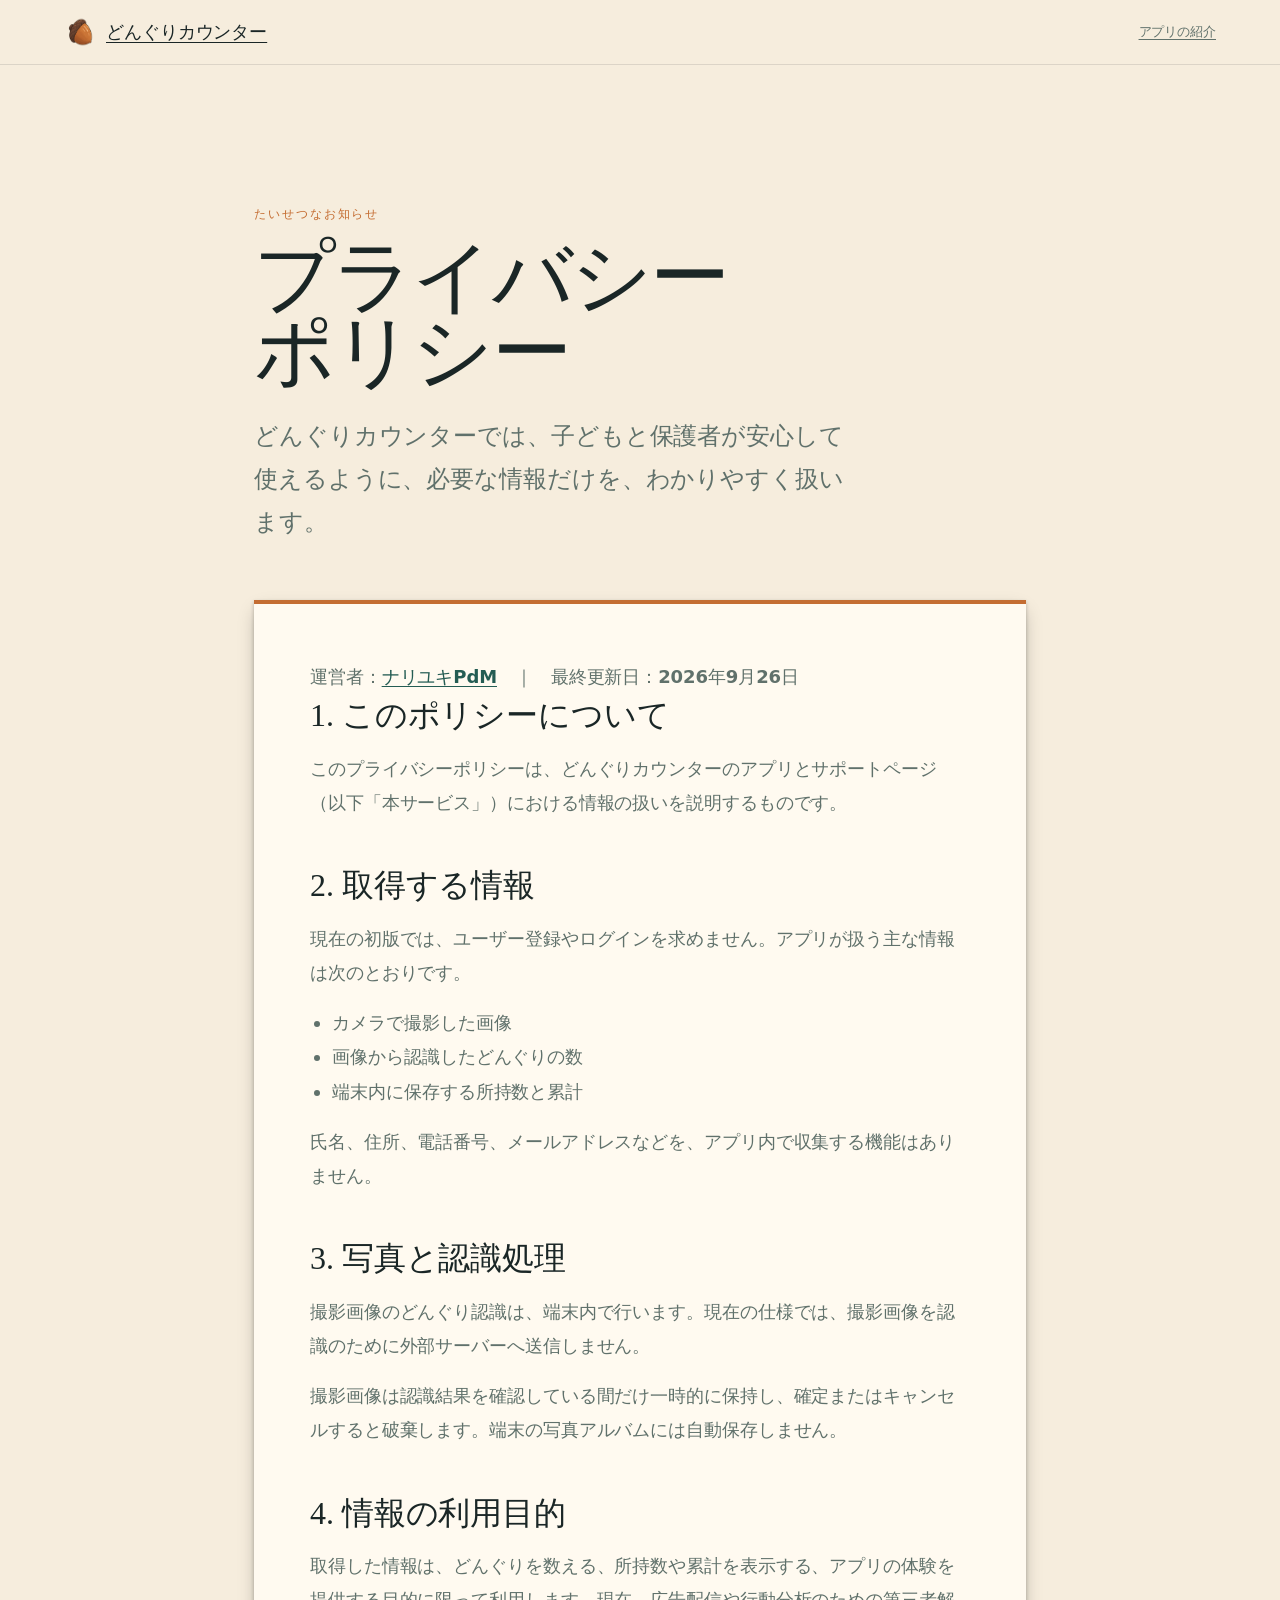
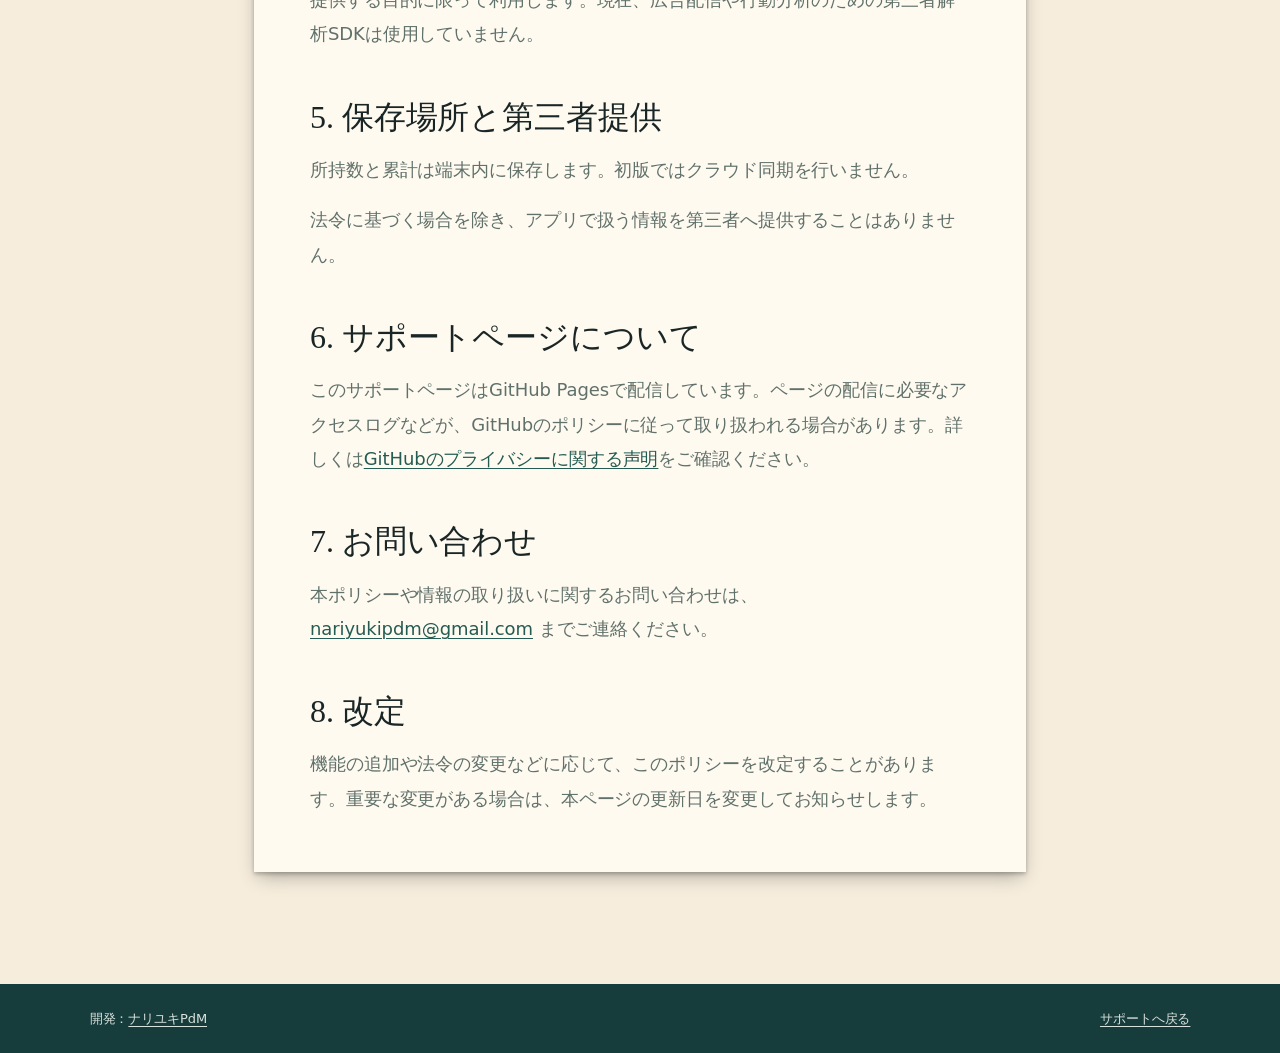
<file: docs/privacy.html>
<!doctype html>
<html lang="ja">
<head>
  <meta charset="utf-8">
  <meta name="viewport" content="width=device-width, initial-scale=1, viewport-fit=cover">
  <title>プライバシーポリシー｜どんぐりカウンター</title>
  <meta name="description" content="どんぐりカウンターのプライバシーポリシー。">
  <link rel="icon" href="pattern-1-acorn-icon.png">
  <link rel="stylesheet" href="scrollcraft.css">
  <link rel="stylesheet" href="scrollcraft-pattern.css">
  <link rel="stylesheet" href="support-overrides.css">
  <link rel="stylesheet" href="privacy.css">
</head>
<body class="privacy-page">
  <header class="craft-bar">
    <a href="index.html" class="craft-mark"><img src="pattern-1-acorn-icon.png" alt="" width="32" height="32"><span>どんぐりカウンター</span></a>
    <a class="craft-back" href="landing.html">アプリの紹介</a>
  </header>
  <main class="privacy-shell">
    <p class="craft-kicker">たいせつなお知らせ</p>
    <h1 class="sc-display sc-display--lg">プライバシー<br>ポリシー</h1>
    <p class="privacy-lede">どんぐりカウンターでは、子どもと保護者が安心して使えるように、必要な情報だけを、わかりやすく扱います。</p>

    <article class="privacy-card">
      <p class="privacy-meta">運営者：<a href="https://github.com/nariyukiPdM" rel="noopener noreferrer">ナリユキPdM</a>　｜　最終更新日：2026年9月26日</p>

      <section>
        <h2>1. このポリシーについて</h2>
        <p>このプライバシーポリシーは、どんぐりカウンターのアプリとサポートページ（以下「本サービス」）における情報の扱いを説明するものです。</p>
      </section>

      <section>
        <h2>2. 取得する情報</h2>
        <p>現在の初版では、ユーザー登録やログインを求めません。アプリが扱う主な情報は次のとおりです。</p>
        <ul>
          <li>カメラで撮影した画像</li>
          <li>画像から認識したどんぐりの数</li>
          <li>端末内に保存する所持数と累計</li>
        </ul>
        <p>氏名、住所、電話番号、メールアドレスなどを、アプリ内で収集する機能はありません。</p>
      </section>

      <section>
        <h2>3. 写真と認識処理</h2>
        <p>撮影画像のどんぐり認識は、端末内で行います。現在の仕様では、撮影画像を認識のために外部サーバーへ送信しません。</p>
        <p>撮影画像は認識結果を確認している間だけ一時的に保持し、確定またはキャンセルすると破棄します。端末の写真アルバムには自動保存しません。</p>
      </section>

      <section>
        <h2>4. 情報の利用目的</h2>
        <p>取得した情報は、どんぐりを数える、所持数や累計を表示する、アプリの体験を提供する目的に限って利用します。現在、広告配信や行動分析のための第三者解析SDKは使用していません。</p>
      </section>

      <section>
        <h2>5. 保存場所と第三者提供</h2>
        <p>所持数と累計は端末内に保存します。初版ではクラウド同期を行いません。</p>
        <p>法令に基づく場合を除き、アプリで扱う情報を第三者へ提供することはありません。</p>
      </section>

      <section>
        <h2>6. サポートページについて</h2>
        <p>このサポートページはGitHub Pagesで配信しています。ページの配信に必要なアクセスログなどが、GitHubのポリシーに従って取り扱われる場合があります。詳しくは<a href="https://docs.github.com/ja/site-policy/privacy-policies/github-privacy-statement" rel="noopener noreferrer">GitHubのプライバシーに関する声明</a>をご確認ください。</p>
      </section>

      <section>
        <h2>7. お問い合わせ</h2>
        <p>本ポリシーや情報の取り扱いに関するお問い合わせは、<a href="mailto:nariyukipdm@gmail.com">nariyukipdm@gmail.com</a> までご連絡ください。</p>
      </section>

      <section>
        <h2>8. 改定</h2>
        <p>機能の追加や法令の変更などに応じて、このポリシーを改定することがあります。重要な変更がある場合は、本ページの更新日を変更してお知らせします。</p>
      </section>
    </article>
  </main>
  <footer class="craft-footer"><span>開発：<a href="https://github.com/nariyukiPdM" rel="noopener noreferrer">ナリユキPdM</a></span><a href="index.html">サポートへ戻る</a></footer>
</body>
</html>
</file>
<file: docs/scrollcraft.css>
/* ============================================================================
   scrollcraft.css: the taste floor
   ----------------------------------------------------------------------------
   Two layers, and the split matters:

     TOKENS   what you override per brand. Colour roles, the type ramp, the
              spacing scale, elevation, motion. A brand is ~12 values.
     DEVICES  what the engine drives. Do not restyle these to taste; they are
              the mechanism. Style your own markup instead.

   Nothing here draws a "component". There are no card, badge, or pill classes,
   because a stylesheet that ships those is how every page built on it ends up
   with the same shapes. You get a floor and a vocabulary; the composition is
   yours.
   ========================================================================== */

/* ---------------------------------------------------------------- tokens -- */
:root {
  /* --- colour roles. Override these six and the page is rebranded. -------- */
  --sc-canvas:      #08090b;   /* the page ground. Drift interpolates this.   */
  --sc-surface:     #101217;   /* anything raised off the ground             */
  --sc-ink:         #f4f2ef;   /* primary text                               */
  --sc-ink-soft:    #9a9ba1;   /* secondary text. Tinted, never flat gray.   */
  --sc-accent:      #d8ff3e;   /* ONE accent. It owns a region, not confetti. */
  --sc-accent-ink:  #08090b;   /* text that sits on the accent               */

  --sc-hairline:    color-mix(in oklab, var(--sc-ink) 12%, transparent);
  --sc-hairline-strong: color-mix(in oklab, var(--sc-ink) 22%, transparent);

  /* --- type. Two families max. Display carries voice, text carries prose. - */
  --sc-font-display: "Instrument Sans", "Geist", system-ui, sans-serif;
  --sc-font-text:    "Geist", system-ui, sans-serif;
  --sc-font-mono:    "Geist Mono", ui-monospace, monospace;

  /* Fluid ramp. Tracking tightens as size grows because a face set at 6rem
     with 0 tracking reads loose; this is optical correction, not decoration. */
  --sc-t-xs:   clamp(0.75rem, 0.72rem + 0.15vw, 0.82rem);
  --sc-t-sm:   clamp(0.875rem, 0.84rem + 0.18vw, 0.95rem);
  --sc-t-base: clamp(1rem, 0.96rem + 0.22vw, 1.125rem);
  --sc-t-lg:   clamp(1.2rem, 1.1rem + 0.5vw, 1.5rem);
  --sc-t-xl:   clamp(1.6rem, 1.35rem + 1.2vw, 2.25rem);
  --sc-t-2xl:  clamp(2.1rem, 1.6rem + 2.4vw, 3.4rem);
  --sc-t-3xl:  clamp(2.8rem, 1.9rem + 4.2vw, 5rem);
  --sc-t-4xl:  clamp(3.4rem, 1.9rem + 6.6vw, 7.5rem);

  --sc-track-tight:  -0.035em;
  --sc-track-snug:   -0.02em;
  --sc-track-normal: -0.005em;
  --sc-track-wide:    0.08em;

  --sc-leading-none: 0.94;
  --sc-leading-tight: 1.06;
  --sc-leading-body: 1.62;

  --sc-measure: 62ch;

  /* --- space. 4px base: the useful middle steps an 8-only scale misses. --- */
  --sc-1: 0.25rem;  --sc-2: 0.5rem;   --sc-3: 0.75rem;  --sc-4: 1rem;
  --sc-5: 1.5rem;   --sc-6: 2rem;     --sc-7: 3rem;     --sc-8: 4rem;
  --sc-9: 6rem;     --sc-10: 8rem;    --sc-11: 12rem;

  /* Section rhythm is fluid so a phone doesn't inherit desktop air. */
  --sc-section: clamp(4.5rem, 9vw, 11rem);
  --sc-gutter:  clamp(1.25rem, 5vw, 5.5rem);
  --sc-maxw:    82rem;

  /* --- radius. Pick one scale for the page and hold it. ------------------- */
  --sc-r-sm: 6px;  --sc-r-md: 12px;  --sc-r-lg: 20px;  --sc-r-pill: 999px;

  /* --- elevation. Every shadow has an offset AND a soft blur, and is tinted
         to the canvas hue. A zero-offset coloured halo is decoration, not
         depth, so there isn't one here. ---------------------------------- */
  --sc-shadow-color: 220 40% 2%;
  --sc-e1: 0 1px 2px hsl(var(--sc-shadow-color) / 0.28),
           0 2px 6px -1px hsl(var(--sc-shadow-color) / 0.20);
  --sc-e2: 0 2px 4px hsl(var(--sc-shadow-color) / 0.24),
           0 8px 18px -4px hsl(var(--sc-shadow-color) / 0.30);
  --sc-e3: 0 4px 8px hsl(var(--sc-shadow-color) / 0.22),
           0 18px 40px -8px hsl(var(--sc-shadow-color) / 0.38),
           0 48px 90px -24px hsl(var(--sc-shadow-color) / 0.30);

  /* Edge light: a 1px top highlight sells a raised surface better than any
     amount of blur, because real raised things catch light on their lip. */
  --sc-edge: inset 0 1px 0 color-mix(in oklab, var(--sc-ink) 10%, transparent);

  /* --- motion. Built-in CSS easings are too weak for UI. ------------------ */
  --sc-ease-out:    cubic-bezier(0.23, 1, 0.32, 1);
  --sc-ease-in-out: cubic-bezier(0.77, 0, 0.175, 1);
  --sc-ease-drawer: cubic-bezier(0.32, 0.72, 0, 1);
  --sc-d-fast: 160ms;  --sc-d-base: 240ms;  --sc-d-slow: 420ms;

  --sc-z-stage: 1; --sc-z-copy: 20; --sc-z-chrome: 60;
}

/* --------------------------------------------------------------- reset -- */
*, *::before, *::after { box-sizing: border-box; }
html { -webkit-text-size-adjust: 100%; scroll-behavior: smooth; }
@media (prefers-reduced-motion: reduce) { html { scroll-behavior: auto; } }

body {
  margin: 0;
  background: var(--sc-canvas);
  color: var(--sc-ink);
  font-family: var(--sc-font-text);
  font-size: var(--sc-t-base);
  line-height: var(--sc-leading-body);
  letter-spacing: var(--sc-track-normal);
  -webkit-font-smoothing: antialiased;
  text-rendering: optimizeLegibility;
  font-synthesis-weight: none;
  overflow-x: clip;
}
img, video, canvas, svg { display: block; max-width: 100%; }
button, input, select, textarea { font: inherit; color: inherit; }

/* ------------------------------------------------- the browser surfaces --
   The parts you did not draw still carry the design. Selection, caret, focus
   ring, scrollbar and tabular numerals all ship with defaults that belong to no
   design system. Theming them is the cheapest signal that a page was built
   rather than assembled, and it is the step that gets skipped most reliably. */
::selection { background: var(--sc-accent); color: var(--sc-accent-ink); }
:root { caret-color: var(--sc-accent); accent-color: var(--sc-accent); }
:focus-visible {
  outline: 2px solid var(--sc-accent);
  outline-offset: 3px;
  border-radius: var(--sc-r-sm);
}
:where(a) { color: inherit; text-decoration-thickness: 1px; text-underline-offset: 0.22em; }
@supports (scrollbar-color: auto) {
  html { scrollbar-color: color-mix(in oklab, var(--sc-ink) 26%, transparent) transparent; scrollbar-width: thin; }
}
:where(table, .sc-nums, [data-sc-count]) { font-variant-numeric: tabular-nums; }

/* ----------------------------------------------------------- typography -- */
.sc-display {
  font-family: var(--sc-font-display);
  font-weight: 500;
  line-height: var(--sc-leading-none);
  letter-spacing: var(--sc-track-tight);
  text-wrap: balance;
  margin: 0;
}
.sc-display--xl { font-size: var(--sc-t-4xl); }
.sc-display--lg { font-size: var(--sc-t-3xl); }
.sc-display--md { font-size: var(--sc-t-2xl); letter-spacing: var(--sc-track-snug); }
.sc-lede {
  font-size: var(--sc-t-lg);
  line-height: 1.44;
  letter-spacing: var(--sc-track-snug);
  color: var(--sc-ink);
  max-width: 46ch;
  text-wrap: pretty;
  margin: 0;
}
.sc-body { max-width: var(--sc-measure); color: var(--sc-ink-soft); text-wrap: pretty; margin: 0; }
.sc-label {
  font-family: var(--sc-font-mono);
  font-size: var(--sc-t-xs);
  letter-spacing: var(--sc-track-wide);
  text-transform: uppercase;
  color: var(--sc-ink-soft);
}

/* ---------------------------------------------------------------- layout -- */
.sc-wrap { width: 100%; max-width: var(--sc-maxw); margin-inline: auto; padding-inline: var(--sc-gutter); }
.sc-section { padding-block: var(--sc-section); }
/* More space above a heading than below it: the gap belongs to the boundary,
   not to the pair. */
.sc-stack > * + * { margin-top: var(--sc-4); }
.sc-stack > :is(h1,h2,h3) { margin-top: var(--sc-7); }
.sc-stack > :is(h1,h2,h3):first-child { margin-top: 0; }
.sc-rule { height: 1px; border: 0; background: var(--sc-hairline); margin: 0; }

/* =============================================================== DEVICES ==
   Driven by the engine. Restyle your own markup, not these.                */

.sc-act--pinned { position: relative; }
.sc-stage {
  position: sticky; top: 0;
  height: 100vh; height: 100svh;
  overflow: clip;
  z-index: var(--sc-z-stage);
}

/* scrub / sequence media */
.sc-stage :is(video[data-sc-scrub], canvas[data-sc-sequence], .sc-stage__poster) {
  position: absolute; inset: 0;
  width: 100%; height: 100%;
  object-fit: cover;
}
video[data-sc-scrub] { opacity: 0; transition: opacity 380ms var(--sc-ease-out); }
.sc-has-clip video[data-sc-scrub] { opacity: 1; }
/* The poster is a live frame-holder, not a placeholder: it stays up until a
   real video frame has painted, which is what stops the blank-stage flash. */
.sc-stage__poster { z-index: 0; transition: opacity 380ms var(--sc-ease-out); }
.sc-has-clip .sc-stage__poster { opacity: 0; }

/* A scrim only where text sits. A full-frame darkening layer flattens the
   image everywhere to fix contrast in one corner. */
.sc-scrim {
  position: absolute; inset: 0; pointer-events: none; z-index: 1;
  background: linear-gradient(
    var(--sc-scrim-angle, 180deg),
    color-mix(in oklab, var(--sc-canvas) var(--sc-scrim-a, 78%), transparent) 0%,
    color-mix(in oklab, var(--sc-canvas) 30%, transparent) 42%,
    transparent 68%);
}
/* Point the scrim at the copy. A scrim gradient that darkens the top while the
   copy sits at the bottom fixes contrast nowhere and flattens the image
   everywhere, which is the most common way text-over-video goes wrong. */
.sc-scrim--bottom { --sc-scrim-angle: 0deg; }
.sc-scrim--left   { --sc-scrim-angle: 90deg; }
.sc-scrim--right  { --sc-scrim-angle: 270deg; }

/* Corner scrims, for copy anchored to a corner. An edge gradient has to darken
   a whole band across the frame to cover one corner; a corner gradient puts the
   density where the text is and leaves the rest of the image alone. Pair with
   .sc-copy--lead / .sc-copy--trail. */
.sc-scrim--lead {
  background: linear-gradient(to top right,
    color-mix(in oklab, var(--sc-canvas) 94%, transparent) 0%,
    color-mix(in oklab, var(--sc-canvas) 72%, transparent) 30%,
    color-mix(in oklab, var(--sc-canvas) 30%, transparent) 52%,
    transparent 72%);
}
.sc-scrim--trail {
  background: linear-gradient(to top left,
    color-mix(in oklab, var(--sc-canvas) 94%, transparent) 0%,
    color-mix(in oklab, var(--sc-canvas) 72%, transparent) 30%,
    color-mix(in oklab, var(--sc-canvas) 30%, transparent) 52%,
    transparent 72%);
}
/* A band across the bottom, for copy that spans the full width of the frame.
   That is what both corner anchors become below 860px, and it is also the right
   shape whenever the copy block is wider than a corner. */
.sc-scrim--band {
  background: linear-gradient(to top,
    color-mix(in oklab, var(--sc-canvas) 94%, transparent) 0%,
    color-mix(in oklab, var(--sc-canvas) 74%, transparent) 22%,
    color-mix(in oklab, var(--sc-canvas) 30%, transparent) 42%,
    transparent 58%);
}
.sc-scrim--vignette {
  background: radial-gradient(120% 90% at 50% 45%, transparent 40%,
              color-mix(in oklab, var(--sc-canvas) 70%, transparent) 100%);
}

/* copy over a stage.
   max-width is in rem, never ch. A `ch` on this container resolves against the
   CONTAINER's font-size (body size), not the display size of the heading inside
   it, so `max-width: 20ch` here silently produces a ~180px column and wraps a
   hero headline to six lines. Set a ch measure on the text element itself. */
.sc-copy {
  position: absolute; z-index: var(--sc-z-copy);
  inset-inline: var(--sc-gutter);
  max-width: min(46rem, 76vw);
  will-change: opacity, transform;
}
.sc-copy--lead   { left: var(--sc-gutter); bottom: clamp(3rem, 12vh, 9rem); }
/* inset-inline FIRST. It is the shorthand for left+right, so declaring it after
   `left: 50%` resets left to auto and the block drifts off the left edge. */
.sc-copy--center { inset-inline: auto; left: 50%; top: 50%; translate: -50% -50%; text-align: center; }
.sc-copy--trail  { inset-inline: auto; right: var(--sc-gutter); bottom: clamp(3rem, 12vh, 9rem); text-align: right; }

/* cue defaults: the engine writes opacity/transform inline, these are the
   pre-paint state so nothing flashes before the first read() */
[data-sc-cue] { opacity: 0; will-change: opacity, transform; }
.sc-ready [data-sc-cue] { transition: none; }

/* kinetic split */
.sc-split { display: inline-block; overflow: hidden; vertical-align: top; }
/* Descenders live below the baseline; a line mask clipped to the line box eats
   the tails off g, y, p, j. The padding buys them room back. */
.sc-split--line { display: block; padding-bottom: 0.14em; margin-bottom: -0.14em; }
.sc-split__i { display: inline-block; will-change: transform, opacity; }
.sc-is-split { opacity: 1 !important; }

/* horizontal rail */
[data-sc-pan] { display: flex; will-change: transform; }

/* reveal + parallax */
[data-sc-reveal] { will-change: clip-path; }
[data-sc-parallax] { will-change: transform; }

/* flow reveal (fires once) */
[data-sc-in], [data-sc-stagger] > * {
  opacity: 0;
  transform: translate3d(0, 14px, 0);
  transition: opacity 620ms var(--sc-ease-out), transform 620ms var(--sc-ease-out);
}
[data-sc-in].sc-in, [data-sc-stagger] > .sc-in { opacity: 1; transform: none; }

/* pointer devices */
[data-sc-tilt] { transform-style: preserve-3d; will-change: transform; }
[data-sc-magnet] { will-change: transform; }
/* isolation always; position only if nothing more specific already set it.
   Written with :where() (zero specificity) on purpose: a plain `position:
   relative` here has the same weight as `.sc-stage` and, being later in the
   file, silently wins. A stage carrying both attributes then stops being
   sticky and the whole act scrolls away instead of pinning. */
[data-sc-spotlight] { isolation: isolate; }
:where([data-sc-spotlight]) { position: relative; }
[data-sc-spotlight]::after {
  content: ""; position: absolute; inset: 0; pointer-events: none; z-index: 2;
  background: radial-gradient(
    28rem 28rem at calc(var(--sc-mx, 0.5) * 100%) calc(var(--sc-my, 0.5) * 100%),
    color-mix(in oklab, var(--sc-accent) 16%, transparent), transparent 70%);
  opacity: 0; transition: opacity var(--sc-d-slow) var(--sc-ease-out);
}
[data-sc-spotlight]:hover::after { opacity: 1; }

/* =========================================================== WORLDFLIGHT ==
   One fixed stage for the whole page. The only thing in document flow is the
   spacer, and it is empty. If you find yourself adding a section here, you want
   act mode instead: the moment a real block scrolls past the fixed stage, the
   page has a seam again and the whole point is gone.                        */

[data-sc-mode="worldflight"] { position: relative; }

.sc-world {
  position: fixed; inset: 0;
  overflow: clip;
  z-index: var(--sc-z-stage);
  background: var(--sc-canvas);
}

/* Every leg is mounted for the life of the page and stacked in the same box.
   The engine owns opacity, visibility and z-index here; do not set them. */
.sc-world__seg {
  position: absolute; inset: 0;
  opacity: 0;
  will-change: opacity;
}
.sc-world__seg > :is(video, img, canvas) {
  position: absolute; inset: 0;
  width: 100%; height: 100%;
  object-fit: cover;
}
/* The poster is the frame-holder AND the first camera move: the engine pushes
   it in slowly until a real decoded frame is available to replace it. */
.sc-world__poster {
  z-index: 0;
  transform-origin: 50% 50%;
  transition: opacity 420ms var(--sc-ease-out);
}
.sc-world__seg > video { z-index: 1; }
.sc-world__seg.sc-has-clip .sc-world__poster { opacity: 0; }
/* The act stylesheet lights a clip through its ancestor act. A worldflight leg
   has no act, so match the class the engine also writes on the clip itself. */
video[data-sc-scrub].sc-has-clip { opacity: 1; }

/* The copy layer is fixed too, and inert by default: the engine hands
   pointer-events back to a block only while it is actually legible. */
.sc-world__copy {
  position: fixed; inset: 0;
  z-index: var(--sc-z-copy);
  pointer-events: none;
}
.sc-world__scrim { position: absolute; inset: 0; pointer-events: none; z-index: 0; }
[data-sc-copy] {
  opacity: 0;
  pointer-events: none;
  will-change: opacity, transform;
}
.sc-ready [data-sc-copy] { transition: none; }

/* The track. Empty on purpose. */
.sc-world__spacer { pointer-events: none; }

/* scroll progress */
[data-sc-progress] {
  position: fixed; inset: 0 0 auto 0; height: 2px; z-index: var(--sc-z-chrome);
  background: var(--sc-accent); transform-origin: 0 50%; transform: scaleX(0);
  will-change: transform;
}

/* ----------------------------------------------------------- atmosphere --
   Depth is not only shadow. Grain keeps a flat dark ground from banding, and
   it is the difference between "a dark page" and "a lit room". */
.sc-grain { position: fixed; inset: 0; pointer-events: none; z-index: 3; opacity: 0.045; }
.sc-grain::before {
  content: ""; position: absolute; inset: -50%;
  background-image: url("data:image/svg+xml;utf8,<svg xmlns='http://www.w3.org/2000/svg' width='140' height='140'><filter id='n'><feTurbulence type='fractalNoise' baseFrequency='0.85' numOctaves='3'/></filter><rect width='140' height='140' filter='url(%23n)'/></svg>");
}

/* -------------------------------------------------------- reduced motion -- */
@media (prefers-reduced-motion: reduce) {
  /* Fewer and gentler, not zero. Opacity still carries the reveal so the page
     is comprehensible; every position change is dropped. */
  [data-sc-in], [data-sc-stagger] > * { transform: none; transition-duration: 220ms; }
  [data-sc-parallax], [data-sc-pan], .sc-split__i { transform: none !important; }
  /* A wipe is a position change too. Show reveal content settled. */
  [data-sc-reveal] { clip-path: none !important; }
  /* A rail's transform IS its navigation, not decoration. Zeroing it the way
     parallax and kinetic type are zeroed parks the act on its first screenful
     and makes everything past the fold unreachable: a device degrading into
     missing content. Hand the travel back to the reader as an ordinary scroll
     region instead, so the same items are all still gettable without motion.
     A build that would rather re-lay the rail out as a grid can still do that;
     this is the floor, not the ceiling. */
  [data-sc-act="pan"] .sc-stage,
  [data-sc-act="pan"] [data-sc-stage] {
    overflow-x: auto; overflow-y: hidden;
    overscroll-behavior-x: contain;
    scroll-snap-type: x proximity;
  }
  [data-sc-pan] > * { scroll-snap-align: center; }
  [data-sc-spotlight]::after { display: none; }
  /* A worldflight keeps its whole story here. No clip is ever fetched, so the
     posters are the film, and they cross-dissolve through exactly the same
     seams at exactly the same scroll positions. The push-in and the copy drift
     are the only things that go. */
  .sc-world__poster, [data-sc-copy] { transform: none !important; }
}

/* --------------------------------------------------------------- mobile -- */
@media (max-width: 860px) {
  .sc-copy { inset-inline: var(--sc-gutter); max-width: none; }
  .sc-copy--trail { text-align: left; }
  .sc-stage { height: 100svh; }
  /* .sc-copy--trail re-anchors to the left and spans the full width here, so a
     bottom-RIGHT corner gradient darkens the one corner the copy just left and
     guarantees a contrast failure over any bright clip. Point the density at
     the copy: the same band .sc-scrim--band paints. */
  .sc-scrim--trail {
    background: linear-gradient(to top,
      color-mix(in oklab, var(--sc-canvas) 94%, transparent) 0%,
      color-mix(in oklab, var(--sc-canvas) 74%, transparent) 22%,
      color-mix(in oklab, var(--sc-canvas) 30%, transparent) 42%,
      transparent 58%);
  }
}
</file>
<file: docs/scrollcraft-pattern.css>
:root{--sc-canvas:#f6eddd;--sc-surface:#fffaf0;--sc-ink:#1a2626;--sc-ink-soft:#60716b;--sc-accent:#c46d32;--sc-accent-ink:#fffaf0;--sc-font-display:Georgia,"Yu Mincho",serif;--sc-font-text:"Hiragino Sans","Yu Gothic",system-ui,sans-serif}
body{background:var(--sc-canvas);color:var(--sc-ink)}.craft-bar{position:fixed;top:0;left:0;right:0;z-index:60;display:flex;align-items:center;justify-content:space-between;padding:16px clamp(20px,5vw,72px);background:color-mix(in oklab,var(--sc-canvas) 88%,transparent);backdrop-filter:blur(14px);border-bottom:1px solid rgba(26,38,38,.12)}.craft-mark{display:flex;align-items:center;gap:10px;font-weight:800}.craft-back{font-size:13px;color:var(--sc-ink-soft)}.craft-title{min-height:100svh;display:flex;align-items:center}.craft-kicker{color:var(--sc-accent);font-size:12px;letter-spacing:.16em;font-weight:800;margin:0 0 16px}.craft-split{display:grid;grid-template-columns:minmax(0,1fr) minmax(240px,420px);align-items:center;gap:clamp(40px,9vw,140px)}.craft-image{margin:0;max-width:390px;justify-self:center;overflow:hidden;border-radius:180px 180px 20px 20px;box-shadow:var(--sc-e3);background:#d1b18a}.craft-image img{width:100%;height:auto;object-fit:cover}.craft-home{background:#f6eddd}.craft-faq{position:relative}.craft-faq-stage{background:#244c45;color:#fff}.craft-faq-copy{position:absolute;left:clamp(24px,9vw,150px);bottom:12vh;max-width:720px;z-index:20}.craft-faq-copy .craft-kicker{color:#f1b36d}.craft-cue{font-family:var(--sc-font-display);font-size:clamp(34px,5vw,70px);line-height:1.08;letter-spacing:-.04em;margin:16px 0;max-width:12ch}.faq-acorn{position:absolute;width:clamp(110px,16vw,210px);right:12vw;top:18%;transform:rotate(14deg);opacity:.9}.craft-shelf{background:#ede2cf}.shelf{display:flex;align-items:stretch;gap:20px;width:max-content;padding:0 clamp(22px,8vw,120px)}.shelf-card{width:clamp(250px,29vw,390px);min-height:56vh;display:flex;flex-direction:column;justify-content:end;padding:28px;background:#fffaf0;border:1px solid rgba(26,38,38,.13);box-shadow:var(--sc-e2)}.shelf-card span{color:var(--sc-accent);font-family:ui-monospace,monospace}.shelf-card h3{font-family:var(--sc-font-display);font-size:clamp(26px,3vw,42px);font-weight:400;margin:16px 0 8px}.shelf-card p{line-height:1.8;color:var(--sc-ink-soft)}.shelf-intro{background:transparent;box-shadow:none;border:none;justify-content:center}.shelf-intro h2{font-size:clamp(38px,5vw,68px)}.shelf-dark{background:#76523d;color:#fff}.shelf-dark p{color:#f5dfc5}.shelf-end{background:#2f5f57;color:#fff;justify-content:center}.craft-return{background:#dfe8d8}.craft-return-inner{min-height:88vh}.return-image{max-width:350px}.craft-close{position:relative}.craft-close-stage{background:#173c3c;color:#fff}.close-copy{position:absolute;left:clamp(24px,9vw,150px);bottom:15vh;z-index:20}.close-copy .craft-kicker{color:#f1b36d}.craft-close h2{font-size:clamp(42px,7vw,100px)}.craft-cta{display:inline-block;margin-top:32px;padding:14px 20px;border:1px solid #f1b36d;border-radius:999px;color:#fff3d9}.signature-acorn{position:absolute;width:clamp(110px,15vw,190px);right:14vw;bottom:16%;transform:rotate(-12deg)}.craft-footer{display:flex;justify-content:space-between;padding:24px clamp(22px,7vw,100px);background:#173c3c;color:#d9e2dc;font-size:13px}@media(max-width:800px){.craft-bar{padding:12px 16px}.craft-back{font-size:11px}.craft-split{grid-template-columns:1fr}.craft-image{max-width:310px}.craft-faq-copy{left:24px;right:24px;bottom:12vh}.craft-cue{font-size:38px}.faq-acorn{right:8vw;top:12%;width:100px}.shelf-card{width:78vw;min-height:54vh}.craft-return-inner{min-height:auto}.craft-close h2{font-size:52px}.signature-acorn{right:8vw;bottom:12%;width:110px}}
.craft-faq-panel{background:#244c45;color:#fff}.craft-faq-heading{max-width:780px;margin-bottom:44px}.craft-faq-heading .craft-kicker{color:#f1b36d}.craft-faq-grid{display:grid;grid-template-columns:repeat(2,minmax(0,1fr));gap:18px;max-width:1060px}.craft-faq-card{padding:28px 30px;background:#f8f0df;color:#1a2626;border-top:4px solid #c46d32;min-height:220px;box-shadow:var(--sc-e2)}.craft-faq-card span{display:block;color:#c46d32;font-size:12px;letter-spacing:.12em;font-weight:800;margin-bottom:18px}.craft-faq-card h3{font-family:var(--sc-font-display);font-size:clamp(24px,2.6vw,36px);font-weight:400;line-height:1.2;margin:0 0 12px}.craft-faq-card p{color:#55645f;line-height:1.8;margin:0;max-width:32ch}@media(max-width:800px){.craft-faq-grid{grid-template-columns:1fr}.craft-faq-card{min-height:0}}
</file>
<file: docs/support-overrides.css>
.shelf-end p {
  color: #fff3d9;
}

.mobile-break {
  display: none;
}

.faq-mobile-break {
  display: none;
}

@media (max-width: 800px) {
  .mobile-break {
    display: inline;
  }

  .faq-mobile-break {
    display: inline;
  }

  .craft-title .sc-display--xl {
    max-width: 10ch;
  }

  .craft-close h2 {
    font-size: clamp(40px, 11vw, 52px);
  }
}
</file>
<file: docs/landing.css>
@import url('https://fonts.googleapis.com/css2?family=Zen+Maru+Gothic:wght@400;500;700;900&family=Yomogi&display=swap');

:root {
  color-scheme: light;
  --paper: #f5ead6;
  --cream: #fff9ed;
  --ink: #27362f;
  --muted: #617068;
  --moss: #375c4b;
  --deep: #203e34;
  --rust: #bd633a;
  --gold: #e2a651;
  --line: rgba(39, 54, 47, .16);
  --display: 'Zen Maru Gothic', 'Hiragino Maru Gothic ProN', sans-serif;
  --hand: 'Yomogi', cursive;
}

* { box-sizing: border-box; }
html { scroll-behavior: smooth; }
body { margin: 0; background: var(--paper); color: var(--ink); font-family: var(--display); }
img { display: block; max-width: 100%; }
a { color: inherit; }
.skip-link { position: absolute; top: -4rem; left: 1rem; z-index: 100; padding: .8rem 1rem; background: var(--cream); }
.skip-link:focus { top: 1rem; }
.landing-header { position: absolute; z-index: 10; inset: 0 0 auto; display: flex; justify-content: space-between; align-items: center; padding: 22px clamp(20px, 5vw, 76px); }
.brand { display: inline-flex; gap: 10px; align-items: center; text-decoration: none; font-weight: 900; letter-spacing: .03em; }
.brand img { width: 36px; height: 36px; object-fit: contain; }
.landing-header nav { display: flex; align-items: center; gap: clamp(16px, 3vw, 42px); font-size: 13px; font-weight: 700; }
.landing-header nav a { text-decoration: none; }
.landing-header nav a:hover, .landing-footer a:hover { text-decoration: underline; text-underline-offset: .25em; }
.nav-support { border: 1px solid var(--ink); padding: 10px 17px; border-radius: 999px; }
.chapter { position: relative; overflow: clip; }
.hero { min-height: min(860px, 100svh); min-height: max(700px, 100svh); padding: 120px clamp(24px, 9vw, 140px) 88px; display: grid; grid-template-columns: minmax(0, 1fr) minmax(270px, .78fr); gap: clamp(34px, 8vw, 120px); align-items: center; background: radial-gradient(ellipse at 75% 42%, rgba(228, 170, 90, .25), transparent 42%), var(--paper); }
.hero-copy { z-index: 2; max-width: 650px; }
.eyebrow { margin: 0 0 20px; color: var(--rust); font-size: 12px; font-weight: 900; letter-spacing: .17em; }
h1, h2, h3, p { margin-top: 0; }
h1, h2 { font-family: var(--display); font-weight: 700; letter-spacing: -.045em; line-height: 1.36; text-wrap: balance; }
.hero h1 { max-width: 12ch; margin-bottom: 22px; font-size: clamp(42px, 6.2vw, 88px); line-height: 1.27; }
.hero h1 span { color: var(--moss); }
.hero-lede { max-width: 33ch; color: var(--muted); font-size: clamp(16px, 1.6vw, 19px); line-height: 1.95; }
.button { display: inline-flex; align-items: center; gap: 22px; margin-top: 18px; padding: 14px 21px; border-radius: 999px; text-decoration: none; font-size: 14px; font-weight: 900; transition: transform .2s ease, box-shadow .2s ease; }
.button:hover { transform: translateY(-3px); box-shadow: 0 8px 18px rgba(20, 45, 35, .16); }
.button-dark { background: var(--deep); color: white; }
.button-light { background: var(--cream); color: var(--deep); }
.hero-art { position: relative; width: min(100%, 390px); justify-self: center; margin: 0; filter: drop-shadow(0 28px 26px rgba(79, 54, 33, .17)); transform: rotate(1deg); }
.hero-art img { width: 100%; aspect-ratio: 327 / 709; object-fit: cover; border-radius: 48% 48% 18px 18px; }
.hero-note, .art-sticker { position: absolute; right: -20px; bottom: 10%; padding: 13px 18px; border: 1px solid rgba(69, 77, 58, .15); border-radius: 50%; background: var(--cream); color: var(--deep); font-family: var(--hand); font-size: 17px; transform: rotate(7deg); }
.leaf { position: absolute; width: 25px; height: 38px; border-radius: 0 90% 0 90%; background: var(--rust); opacity: .58; animation: leaf-drift 7s ease-in-out infinite; }
.leaf::after { content: ''; position: absolute; left: 48%; top: 10%; width: 1px; height: 82%; background: rgba(255, 249, 237, .7); transform: rotate(-28deg); }
.leaf-one { top: 23%; right: 7%; transform: rotate(20deg); }
.leaf-two { left: 43%; bottom: 11%; width: 17px; height: 27px; animation-delay: -3s; }
.scroll-cue { position: absolute; left: 50%; bottom: 20px; display: grid; gap: 8px; justify-items: center; color: var(--muted); font: 10px ui-monospace, monospace; letter-spacing: .18em; text-decoration: none; transform: translateX(-50%); }
.scroll-cue span { width: 1px; height: 32px; background: var(--rust); transform-origin: top; animation: cue 1.7s ease-in-out infinite; }
.count { min-height: 740px; display: grid; grid-template-columns: 1fr .78fr; align-items: center; gap: 10vw; padding: 120px clamp(24px, 12vw, 180px); background: var(--deep); color: var(--cream); }
.chapter-copy { max-width: 510px; }
.chapter-copy .eyebrow, .steps .eyebrow, .friends .eyebrow, .return .eyebrow, .closing .eyebrow { color: #e9b362; }
.chapter h2, .steps h2, .friends h2, .look h2, .return h2, .closing h2 { margin-bottom: 22px; font-size: clamp(36px, 5vw, 68px); }
.chapter-copy > p:last-child, .friends-copy > p:last-child, .return-copy > p:not(.eyebrow), .closing-copy > p:not(.eyebrow) { max-width: 37ch; font-size: 17px; line-height: 2; }
.chapter-copy > p:last-child { color: #dce5d9; }
.count-art { position: relative; width: min(320px, 100%); margin: 0 auto; transform: rotate(-2deg); }
.count-art img { aspect-ratio: 327 / 709; width: 100%; height: 560px; object-fit: cover; object-position: center; border-radius: 160px 160px 18px 18px; }
.art-sticker { right: -27px; bottom: 14%; background: var(--gold); font-size: 20px; }
.steps { min-height: 720px; display: grid; grid-template-columns: .9fr 1fr; align-items: center; gap: 9vw; padding: 130px clamp(24px, 12vw, 180px); background: #e9d8bb; }
.steps-heading { max-width: 490px; }
.steps-heading > p:last-child { color: var(--muted); line-height: 1.9; }
.step-list { position: relative; z-index: 1; list-style: none; padding: 0; margin: 0; }
.step-list li { display: flex; gap: 23px; align-items: flex-start; padding: 24px 0; border-bottom: 1px solid var(--line); }
.step-mark { display: grid; flex: 0 0 42px; width: 42px; height: 42px; place-items: center; border-radius: 50%; background: var(--moss); color: white; font-weight: 900; }
.step-list h3 { margin: 0 0 5px; font-size: 22px; }
.step-list p { margin: 0; color: var(--muted); line-height: 1.75; }
.floating-acorn { position: absolute; right: 7%; bottom: 12%; width: clamp(60px, 9vw, 120px); opacity: .17; transform: rotate(18deg); animation: bob 5s ease-in-out infinite; }
.friends { min-height: 820px; display: grid; grid-template-columns: .72fr 1fr; align-items: center; gap: 8vw; padding: 130px clamp(24px, 10vw, 150px); background: #f7eddd; }
.friends-copy { max-width: 420px; }
.friends-copy > p:last-child { color: var(--muted); }
.friends-art { position: relative; width: min(100%, 500px); margin: 0 auto; }
.friends-art img { width: 100%; max-height: 630px; object-fit: cover; object-position: center 35%; border-radius: 48% 48% 16px 16px; box-shadow: 0 22px 50px rgba(63, 48, 30, .18); }
.friends-art figcaption { position: absolute; right: -20px; bottom: 24px; max-width: 25ch; padding: 13px 16px; background: var(--cream); color: var(--ink); font-family: var(--hand); font-size: 15px; transform: rotate(-3deg); }
.friend-tags { position: absolute; left: clamp(24px, 10vw, 150px); bottom: 55px; display: flex; flex-wrap: wrap; gap: 9px; max-width: 35vw; }
.friend-tags span { padding: 8px 13px; border: 1px solid rgba(39, 54, 47, .22); border-radius: 999px; color: var(--moss); font-size: 12px; font-weight: 700; }
.look { display: flex; flex-direction: column; align-items: center; padding: 112px clamp(24px, 8vw, 120px) 100px; background: #dfe6d2; text-align: center; }
.look h2 { max-width: 14ch; }
.look-text { max-width: 41ch; color: var(--muted); line-height: 1.9; }
.look-art { width: min(100%, 1120px); aspect-ratio: 3 / 2; margin: 38px auto 0; overflow: hidden; border-radius: 16px; box-shadow: 0 20px 48px rgba(48, 62, 47, .18); }
.look-art img { display: block; width: 100%; height: 100%; object-fit: cover; object-position: center; }
.look-art figcaption { margin-top: 15px; color: var(--muted); font-family: var(--hand); font-size: 16px; }
.return { min-height: 800px; display: grid; grid-template-columns: .76fr 1fr; align-items: center; gap: 10vw; padding: 120px clamp(24px, 12vw, 180px); background: #f4dfbe; }
.return-art { width: min(330px, 100%); margin: 0 auto; filter: drop-shadow(0 24px 24px rgba(79, 54, 33, .16)); transform: rotate(-1deg); }
.return-art img { width: 100%; aspect-ratio: 327 / 709; max-height: 610px; object-fit: cover; border-radius: 150px 150px 16px 16px; }
.return-copy { max-width: 540px; }
.return-copy > p:not(.eyebrow) { color: var(--muted); }
.promise-note { display: inline-block; margin-top: 12px; padding: 12px 17px; background: #dce4cf; color: var(--deep) !important; font-weight: 900; transform: rotate(-1deg); }
.closing { min-height: 760px; display: grid; grid-template-columns: 1fr .8fr; align-items: center; gap: 8vw; padding: 110px clamp(24px, 12vw, 180px); background: var(--deep); color: var(--cream); }
.closing-art { width: min(440px, 100%); margin: 0 auto; }
.closing-art img { width: 100%; height: auto; aspect-ratio: 4 / 3; object-fit: cover; object-position: center; border: 8px solid rgba(255, 249, 237, .18); border-radius: 18px; }
.closing-copy { max-width: 480px; }
.closing-copy > p:not(.eyebrow) { color: #dce5d9; }
.landing-footer { display: flex; justify-content: space-between; align-items: center; gap: 24px; padding: 26px clamp(24px, 6vw, 84px); background: #182f28; color: #f9eedc; }
.landing-footer .brand img { width: 30px; height: 30px; }
.landing-footer > div { display: flex; flex-wrap: wrap; gap: 24px; font-size: 12px; }
.landing-footer a { text-decoration: none; }
.motion-ready [data-reveal] { opacity: 0; transform: translateY(28px); transition: opacity .8s ease, transform .8s cubic-bezier(.2,.7,.2,1); }
.motion-ready [data-reveal="from-right"] { transform: translate(35px, 12px); }
.motion-ready [data-reveal="from-left"] { transform: translate(-35px, 12px); }
.motion-ready [data-reveal].is-visible { opacity: 1; transform: translate(0, 0); }
.step-list li:nth-child(2) { transition-delay: .12s; }
.step-list li:nth-child(3) { transition-delay: .24s; }
@keyframes leaf-drift { 0%,100% { transform: translate3d(0,0,0) rotate(0); } 50% { transform: translate3d(-12px,18px,0) rotate(18deg); } }
@keyframes cue { 0%,100% { transform: scaleY(.55); opacity: .5; } 50% { transform: scaleY(1); opacity: 1; } }
@keyframes bob { 0%,100% { transform: translateY(0) rotate(18deg); } 50% { transform: translateY(-18px) rotate(8deg); } }

@media (max-width: 760px) {
  .landing-header { position: absolute; padding: 14px 18px; }
  .brand { font-size: 13px; }
  .brand img { width: 30px; height: 30px; }
  .landing-header nav { gap: 12px; font-size: 11px; }
  .landing-header nav a:first-child, .landing-header nav a:nth-child(2) { display: none; }
  .nav-support { padding: 8px 12px; }
  .hero { min-height: 870px; min-height: 100svh; grid-template-columns: 1fr; gap: 20px; padding: 112px 24px 72px; align-content: center; }
  .hero-copy { width: 100%; }
  .hero .eyebrow { margin-bottom: 13px; }
  .hero h1 { max-width: 13ch; font-size: clamp(42px, 11vw, 58px); }
  .hero-lede { max-width: 32ch; font-size: 15px; }
  .hero-art { width: min(64vw, 265px); margin-top: 6px; }
  .hero-art img { max-height: 375px; }
  .hero-note { right: -35px; font-size: 14px; }
  .scroll-cue { bottom: 12px; }
  .count, .steps, .friends, .return, .closing { min-height: 0; grid-template-columns: 1fr; gap: 46px; padding: 90px 26px; }
  .count { padding-top: 96px; }
  .chapter h2, .steps h2, .friends h2, .look h2, .return h2, .closing h2 { font-size: clamp(36px, 10vw, 55px); }
  .count-art { width: min(68vw, 280px); }
  .count-art img { height: 450px; }
  .steps { gap: 24px; }
  .floating-acorn { right: 3%; bottom: 3%; width: 72px; }
  .friends { padding-bottom: 125px; gap: 36px; }
  .friends-art { width: min(88vw, 430px); }
  .friends-art img { max-height: 520px; }
  .friends-art figcaption { right: -9px; max-width: 21ch; font-size: 13px; }
  .friend-tags { left: 26px; bottom: 38px; max-width: calc(100% - 52px); }
  .look { padding: 86px 20px 74px; }
  .look-text { max-width: 34ch; font-size: 15px; }
  .look-art { width: 100%; margin-top: 28px; }
  .look-art { border-radius: 10px; }
  .return { gap: 36px; }
  .return-art { width: min(66vw, 280px); grid-row: 2; }
  .return-copy { grid-row: 1; }
  .closing { gap: 34px; }
  .closing-art img { height: auto; }
  .landing-footer { align-items: flex-start; flex-direction: column; padding: 25px 24px; }
  .landing-footer > div { gap: 15px; }
}

@media (prefers-reduced-motion: reduce) {
  html { scroll-behavior: auto; }
  *, *::before, *::after { animation-duration: .01ms !important; animation-iteration-count: 1 !important; transition-duration: .01ms !important; }
  .motion-ready [data-reveal] { opacity: 1; transform: none; }
}
</file>
<file: docs/landing-motion-2.css>
@import url('https://fonts.googleapis.com/css2?family=Zen+Maru+Gothic:wght@400;500;700;900&family=Yomogi&display=swap');
:root{--paper:#f5ead6;--cream:#fff9ed;--ink:#27362f;--muted:#617068;--moss:#375c4b;--deep:#203e34;--rust:#bd633a;--gold:#e2a651;--line:rgba(39,54,47,.16);--display:'Zen Maru Gothic','Hiragino Maru Gothic ProN',sans-serif;--hand:'Yomogi',cursive}
*{box-sizing:border-box}html{scroll-behavior:smooth}body{margin:0;background:var(--paper);color:var(--ink);font-family:var(--display)}img{display:block;max-width:100%}a{color:inherit}.skip-link{position:absolute;z-index:40;top:-5rem;left:1rem;padding:.8rem 1rem;background:var(--cream)}.skip-link:focus{top:1rem}
.topbar{position:absolute;z-index:10;inset:0 0 auto;display:flex;justify-content:space-between;align-items:center;padding:20px clamp(20px,5vw,76px);color:var(--cream)}.brand{display:inline-flex;align-items:center;gap:10px;font-weight:900;text-decoration:none;letter-spacing:.03em}.brand img{width:36px;height:36px;object-fit:contain}.topbar nav{display:flex;gap:clamp(14px,3vw,38px);align-items:center;font-size:13px;font-weight:700}.topbar nav a{text-decoration:none}.topbar nav a:hover,.footer a:hover{text-decoration:underline;text-underline-offset:.25em}
.hero{position:relative;min-height:max(710px,100svh);display:grid;align-items:center;overflow:hidden;background:#253d34;color:var(--cream);padding:135px clamp(24px,10vw,150px) 100px}.hero-landscape,.hero-shade{position:absolute;inset:0;width:100%;height:100%}.hero-landscape{object-fit:cover;object-position:center 47%;opacity:.67}.hero-shade{background:linear-gradient(90deg,rgba(20,43,36,.83),rgba(20,43,36,.37) 55%,rgba(20,43,36,.1)),linear-gradient(0deg,rgba(20,43,36,.35),transparent 48%)}.hero-copy{position:relative;z-index:2;max-width:690px}.eyebrow{margin:0 0 18px;color:#e6b15f;font-size:12px;font-weight:900;letter-spacing:.17em}.hero h1,.chapter h2,.app-heading h2,.friends h2,.look h2,.return h2,.closing h2{font-weight:700;letter-spacing:-.045em;line-height:1.38;text-wrap:balance}.hero h1{margin:0 0 20px;font-size:clamp(42px,7.3vw,88px)}.hero-copy>p:not(.eyebrow){max-width:40ch;margin-bottom:32px;color:#f2eadb;font-size:clamp(15px,1.4vw,18px);line-height:2}.pill-button{display:inline-flex;align-items:center;gap:18px;padding:14px 21px;border-radius:999px;background:var(--gold);color:#263c32;text-decoration:none;font-weight:900;transition:transform .2s ease,background .2s ease}.pill-button:hover{transform:translateY(-3px);background:#f0bf6e}.hero-mascot{position:absolute;z-index:1;object-fit:contain;filter:drop-shadow(0 10px 16px rgba(22,34,29,.24));animation:bob 5s ease-in-out infinite}.hero-mascot--master{right:20%;bottom:6%;width:clamp(115px,16vw,230px);animation-delay:-1.4s}.hero-mascot--bird{right:7%;top:28%;width:clamp(100px,13vw,175px);animation-delay:-3s}.hero-mascot--squirrel{right:4%;bottom:4%;width:clamp(100px,12vw,165px);animation-delay:-2s}.hero-caption{position:absolute;right:clamp(22px,8vw,110px);bottom:9%;z-index:2;color:var(--cream);font:16px var(--hand);transform:rotate(-4deg)}.scroll-mark{position:absolute;bottom:18px;left:50%;z-index:3;width:28px;height:48px;border:1px solid rgba(255,249,237,.65);border-radius:99px;transform:translateX(-50%)}.scroll-mark span{position:absolute;top:9px;left:50%;width:3px;height:8px;border-radius:5px;background:var(--cream);animation:scroll-dot 1.7s infinite;transform:translateX(-50%)}
.chapter{position:relative;min-height:760px;display:grid;grid-template-columns:1fr .78fr;align-items:center;gap:9vw;padding:120px clamp(24px,12vw,180px);overflow:hidden}.discovery{background:var(--deep);color:var(--cream)}.chapter-text{max-width:510px;position:relative;z-index:2}.chapter h2,.app-heading h2,.friends h2,.look h2,.return h2,.closing h2{margin:0 0 20px;font-size:clamp(38px,5vw,68px)}.chapter-text>p:last-child,.friends-copy>p:not(.eyebrow),.return-copy>p:not(.eyebrow),.closing-copy>p:not(.eyebrow){max-width:38ch;font-size:17px;line-height:2}.chapter-text>p:last-child{color:#dce5d9}.phone-art,.return-art{position:relative;width:min(330px,100%);margin:0 auto;filter:drop-shadow(0 23px 23px rgba(0,0,0,.2))}.phone-art img,.return-art img{width:100%;height:min(74vh,610px);object-fit:cover;object-position:center;border-radius:155px 155px 18px 18px}.phone-art figcaption,.friends-scene figcaption{position:absolute;right:-26px;bottom:8%;max-width:22ch;padding:12px 17px;background:var(--cream);color:var(--ink);font:16px var(--hand);transform:rotate(4deg)}.side-character{position:absolute;width:clamp(95px,13vw,175px);object-fit:contain;opacity:.93;filter:drop-shadow(0 7px 12px rgba(0,0,0,.15))}.side-character--rabbit{left:2%;bottom:2%;transform:rotate(-8deg)}.chapter-index{position:absolute;right:5%;top:7%;font-size:clamp(70px,12vw,160px);font-weight:900;color:rgba(255,249,237,.055)}
.app-story{position:relative;padding:118px clamp(24px,9vw,132px) 135px;background:#e9d8bb;overflow:hidden}.app-heading{max-width:680px;margin:0 auto 54px;text-align:center}.app-heading .eyebrow,.look .eyebrow{color:var(--rust)}.app-heading>p:last-child{max-width:42ch;margin:0 auto;color:var(--muted);line-height:1.9}.app-flow{position:relative;z-index:1;display:grid;grid-template-columns:repeat(3,minmax(0,1fr));gap:clamp(20px,5vw,72px);max-width:1120px;margin:auto}.app-step{position:relative;max-width:275px;margin:auto}.app-step--raised{transform:translateY(34px)}.app-step img{width:100%;height:430px;object-fit:cover;border:7px solid rgba(255,249,237,.85);border-radius:24px;box-shadow:0 18px 32px rgba(57,47,32,.15)}.step-number{position:absolute;z-index:2;top:-16px;left:-14px;display:grid;width:44px;height:44px;place-items:center;border:4px solid #e9d8bb;border-radius:50%;background:var(--moss);color:white;font-weight:900}.app-step h3{margin:23px 0 6px;font-size:21px}.app-step p{color:var(--muted);font-size:14px;line-height:1.8}.app-squirrel{position:absolute;right:1%;bottom:4%;width:clamp(86px,10vw,140px);transform:rotate(-7deg)}
.friends{position:relative;min-height:850px;display:grid;grid-template-columns:.75fr 1fr;align-items:center;gap:8vw;padding:125px clamp(24px,10vw,150px);overflow:hidden;background:#f7eddd}.friends-copy{position:relative;z-index:2;max-width:450px}.friends-copy>p:not(.eyebrow){color:var(--muted)}.friend-names{display:flex;flex-wrap:wrap;gap:9px;margin-top:24px}.friend-names span{padding:8px 13px;border:1px solid rgba(39,54,47,.22);border-radius:99px;color:var(--moss);font-size:12px;font-weight:700}.friends-scene{position:relative;width:min(100%,510px);margin:auto}.friends-scene>img{width:100%;max-height:680px;object-fit:cover;object-position:center 38%;border-radius:48% 48% 16px 16px;box-shadow:0 24px 50px rgba(63,48,30,.17)}.friends-scene figcaption{right:-18px;bottom:23px}.friend-pop{position:absolute;width:clamp(80px,10vw,130px);filter:drop-shadow(0 8px 10px rgba(40,35,25,.13));animation:bob 6s ease-in-out infinite}.friend-pop--owl{left:3%;bottom:8%;animation-delay:-2.5s}.friend-pop--hedgehog{right:3%;top:8%;animation-delay:-.7s}
.look{padding:112px clamp(24px,8vw,120px) 100px;background:#dfe6d2;text-align:center}.look-copy{max-width:650px;margin:0 auto 36px}.look-copy>p:last-child{max-width:43ch;margin:0 auto;color:var(--muted);line-height:1.9}.look-scene{position:relative;width:min(100%,1120px);aspect-ratio:3/2;margin:0 auto;overflow:hidden;border-radius:18px;box-shadow:0 20px 48px rgba(48,62,47,.18)}.look-scene>img:first-child{width:100%;height:100%;object-fit:cover}.look-fox,.look-butterfly{position:absolute;width:clamp(80px,11vw,145px);object-fit:contain;filter:drop-shadow(0 7px 9px rgba(37,43,31,.18));animation:bob 5.5s ease-in-out infinite}.look-fox{left:5%;bottom:3%}.look-butterfly{right:8%;top:8%;width:clamp(60px,8vw,100px);animation-delay:-1.8s}.look-note{margin:24px auto 0;color:var(--moss);font:18px var(--hand);transform:rotate(-2deg)}
.return{position:relative;min-height:780px;display:grid;grid-template-columns:.75fr 1fr;align-items:center;gap:10vw;padding:120px clamp(24px,12vw,180px);overflow:hidden;background:#f4dfbe}.return-copy{position:relative;z-index:1;max-width:550px}.return-copy>p:not(.eyebrow){color:var(--muted)}.promise-note{display:inline-block;margin-top:10px;padding:12px 17px;background:#dce4cf;color:var(--deep)!important;font-weight:900;transform:rotate(-1deg)}.return-tanuki{position:absolute;right:1%;bottom:-5%;width:clamp(110px,16vw,210px);opacity:.92;filter:drop-shadow(0 8px 12px rgba(56,47,31,.16))}
.closing{position:relative;min-height:740px;display:grid;grid-template-columns:1fr .82fr;align-items:center;gap:8vw;padding:110px clamp(24px,12vw,180px);overflow:hidden;background:var(--deep);color:var(--cream)}.closing-scene{width:min(100%,460px);margin:auto}.closing-scene img{width:100%;aspect-ratio:4/3;object-fit:cover;border:8px solid rgba(255,249,237,.18);border-radius:20px}.closing-copy{position:relative;z-index:2;max-width:490px}.closing-copy>p:not(.eyebrow){color:#dce5d9}.pill-button--light{margin-top:12px;background:var(--cream);color:var(--deep)}.closing-friends{position:absolute;right:2%;bottom:-13%;display:flex;align-items:flex-end;gap:0;opacity:.6}.closing-friends img{width:clamp(65px,9vw,122px);height:190px;object-fit:contain;object-position:bottom;animation:bob 6s ease-in-out infinite}.closing-friends img:nth-child(2){animation-delay:-1s}.closing-friends img:nth-child(3){animation-delay:-2s}.closing-friends img:nth-child(4){animation-delay:-3s}
.footer{display:flex;justify-content:space-between;align-items:center;gap:24px;padding:26px clamp(24px,6vw,84px);background:#182f28;color:#f9eedc}.footer .brand img{width:30px;height:30px}.footer>div{display:flex;flex-wrap:wrap;gap:22px;font-size:12px}.footer>div a{text-decoration:none}
[data-reveal]{transition:opacity .75s ease,transform .75s cubic-bezier(.2,.7,.2,1)}[data-reveal="from-right"],[data-reveal="from-left"]{transform:none}
@keyframes bob{0%,100%{translate:0 0}50%{translate:0 -12px}}@keyframes scroll-dot{0%{opacity:0;transform:translate(-50%,0)}30%{opacity:1}100%{opacity:0;transform:translate(-50%,17px)}}
@media(max-width:760px){.topbar{padding:14px 18px}.topbar nav{gap:14px;font-size:11px}.topbar nav a:first-child{display:none}.brand{font-size:13px}.brand img{width:30px;height:30px}.hero{min-height:790px;min-height:max(720px,100svh);padding:125px 24px 110px;align-items:start}.hero-landscape{object-position:56% center}.hero-shade{background:linear-gradient(180deg,rgba(20,43,36,.77),rgba(20,43,36,.27) 70%,rgba(20,43,36,.54))}.hero h1{font-size:clamp(40px,11vw,62px)}.hero-copy{max-width:570px}.hero-mascot--master{right:34%;bottom:3%;width:clamp(115px,32vw,185px)}.hero-mascot--bird{right:3%;top:auto;bottom:14%;width:clamp(88px,24vw,135px)}.hero-mascot--squirrel{right:1%;bottom:0;width:clamp(80px,23vw,130px)}.hero-caption{right:6%;bottom:28%;font-size:14px}.chapter{min-height:auto;grid-template-columns:1fr;gap:32px;padding:88px 25px 100px}.chapter-text{max-width:600px}.chapter h2,.app-heading h2,.friends h2,.look h2,.return h2,.closing h2{font-size:clamp(37px,10vw,58px)}.phone-art{width:min(63vw,290px)}.phone-art img,.return-art img{height:min(68vh,540px)}.phone-art figcaption{right:-22px}.side-character--rabbit{left:auto;right:2%;bottom:3%;width:92px}.chapter-index{top:3%;right:5%;font-size:94px}.app-story{padding:88px 20px 115px}.app-heading{margin-bottom:34px}.app-flow{grid-template-columns:repeat(3,minmax(0,1fr));gap:10px}.app-step--raised{transform:translateY(18px)}.app-step img{height:clamp(180px,58vw,310px);border-width:4px;border-radius:15px}.step-number{top:-11px;left:-6px;width:32px;height:32px;border-width:2px;font-size:13px}.app-step h3{margin:16px 0 4px;font-size:clamp(14px,3.8vw,18px)}.app-step p{font-size:11px;line-height:1.6}.app-squirrel{width:80px;right:-8px;bottom:0}.friends{min-height:auto;grid-template-columns:1fr;gap:28px;padding:90px 24px 100px}.friends-scene{width:min(83%,440px)}.friends-scene>img{max-height:580px}.friends-copy{max-width:590px}.friend-pop--owl{left:0;bottom:4%;width:88px}.friend-pop--hedgehog{right:0;top:1%;width:86px}.look{padding:82px 18px 74px}.look-scene{aspect-ratio:4/3;border-radius:12px}.look-fox{width:86px;left:1%;bottom:0}.look-butterfly{width:58px;right:4%;top:3%}.return{min-height:auto;grid-template-columns:.75fr 1fr;gap:20px;padding:88px 22px 100px}.return-art{width:min(100%,210px)}.return-art img{height:min(63vh,440px)}.return-copy>p:not(.eyebrow){font-size:14px}.return-tanuki{right:-15px;bottom:-25px;width:110px}.closing{min-height:auto;grid-template-columns:1fr;gap:34px;padding:85px 24px 145px}.closing-scene{width:min(100%,430px)}.closing-copy{max-width:570px}.closing-friends{right:0;bottom:-25%;opacity:.38}.closing-friends img{height:140px}.footer{align-items:flex-start;flex-direction:column;padding:24px}.footer>div{gap:12px 18px}.footer>div a{font-size:11px}}
@media(max-width:390px){.topbar nav a:nth-child(2){display:none}.hero-copy>p:not(.eyebrow){font-size:14px}.app-flow{gap:7px}.app-step p{font-size:10px}.return{grid-template-columns:.62fr 1fr}.return-art{width:100%}.return-copy .eyebrow{font-size:10px}}
@media(prefers-reduced-motion:reduce){html{scroll-behavior:auto}*,*::before,*::after{animation-duration:.01ms!important;animation-iteration-count:1!important;scroll-behavior:auto!important;transition-duration:.01ms!important}[data-reveal]{opacity:1;transform:none}}

/* Scroll-triggered peeks: characters enter once from a side instead of floating in place. */
.hero-mascot{animation:none;opacity:1}
[data-peek]{transition:opacity .7s ease,transform .9s cubic-bezier(.2,.75,.2,1);will-change:transform,opacity}
[data-peek="from-right"],[data-peek="hop-right"],[data-peek="tanuki-in"],[data-peek="hedgehog-in"]{--peek-start:110%}
[data-peek].is-peeking{opacity:1;transform:translateX(0)}
.hero-mascot.is-peeking{transition-duration:.85s}
.app-step[data-reveal]{transform:none;transition:opacity .8s ease}
.app-step[data-reveal].is-visible{transform:none}
.friends-stage{position:relative;isolation:isolate;width:min(100%,700px);height:clamp(470px,54vw,650px);margin:auto;overflow:hidden;border-radius:24px;box-shadow:0 22px 48px rgba(48,62,47,.2);background:#c4d4bd}
.friends-background{position:absolute;inset:0;width:100%;height:100%;object-fit:cover;object-position:center 67%;z-index:0}
.friends-stage::after{content:"";position:absolute;inset:52% 0 0;z-index:1;background:linear-gradient(0deg,rgba(40,47,34,.12),transparent);pointer-events:none}
.friend-actor{position:absolute;z-index:2;width:clamp(88px,13vw,160px);height:auto;object-fit:contain;filter:drop-shadow(0 7px 10px rgba(48,42,31,.16));transition-duration:.95s}
.friend-actor--bear{left:5%;bottom:2%;width:clamp(135px,20vw,235px);--peek-start:-120%}
.friend-actor--squirrel{left:43%;bottom:2%;width:clamp(95px,14vw,160px);--peek-start:-145%}
.friend-actor--tanuki{right:3%;bottom:2%;width:clamp(120px,17vw,195px);--peek-start:125%}
.friend-actor--tanuki.is-peeking{transform:translateX(0) rotate(0) scale(1)}
.friend-actor--bird{left:18%;top:5%;width:clamp(92px,12vw,145px);--peek-start:-140%}
.friend-actor--bird.is-peeking{transform:translateX(0) rotate(2deg);animation:bird-glide .9s ease-out both}
.friend-actor--hedgehog{right:28%;bottom:1%;width:clamp(95px,13vw,150px);--peek-start:135%}
.friend-actor--bear.is-peeking{transition-duration:1.2s;transition-timing-function:cubic-bezier(.16,.75,.24,1)}
.friend-actor--squirrel.is-peeking{animation:squirrel-hop .8s cubic-bezier(.22,.8,.25,1) both}
.friend-actor--hedgehog.is-peeking{animation:hedgehog-crawl .95s cubic-bezier(.3,.7,.25,1) both}
.forest-caption{position:absolute;z-index:3;right:18px;top:16px;padding:9px 14px;border-radius:999px;background:rgba(255,249,237,.9);color:var(--deep);font:14px var(--hand)}
.look-fox,.look-butterfly{display:none}
.return-art{width:min(390px,100%)}
@media(min-width:761px){.return{grid-template-columns:minmax(320px,1fr) minmax(0,1fr);gap:clamp(32px,6vw,90px)}}
.return-art img{height:auto;max-height:none;aspect-ratio:327/709;object-fit:contain;border-radius:0}
.return-tanuki{animation:none}
.closing-friends img{animation:none}
@keyframes squirrel-hop{0%{opacity:0;transform:translateX(-145%) scale(.84)}55%{opacity:1;transform:translateX(8%) scale(1.04)}100%{opacity:1;transform:translateX(0) scale(1)}}
@keyframes bird-glide{0%{transform:translateX(-140%) rotate(-12deg)}72%{transform:translateX(5%) rotate(3deg)}100%{transform:translateX(0) rotate(2deg)}}
@keyframes hedgehog-crawl{0%{opacity:0;transform:translateX(140%)}65%{opacity:1;transform:translateX(-5%)}82%{transform:translateX(2%)}100%{opacity:1;transform:translateX(0)}}
@media(max-width:760px){
  .hero-mascot--squirrel{display:none}.hero-caption{display:none}.hero-mascot--master{right:37%;bottom:4%;width:clamp(120px,34vw,175px)}.hero-mascot--bird{right:6%;bottom:11%;width:clamp(90px,25vw,132px)}
  .chapter{gap:42px;padding:100px 28px 112px}.side-character--rabbit{display:none}
  .app-story{padding:102px 24px 112px}.app-heading{margin-bottom:46px}.app-flow{grid-template-columns:1fr;gap:24px;max-width:540px}.app-step,.app-step--raised{display:grid;grid-template-columns:minmax(105px,34%) minmax(0,1fr);grid-template-rows:auto 1fr;align-items:center;column-gap:20px;min-height:230px;max-width:none;margin:0;padding:14px;border-radius:20px;background:rgba(255,249,237,.56);transform:none}.app-step img{grid-column:1;grid-row:1/3;width:100%;height:220px;object-fit:contain;border:0;border-radius:22px;box-shadow:0 8px 18px rgba(57,47,32,.14)}.step-number{top:8px;left:8px;width:34px;height:34px;border-width:2px}.app-step h3{grid-column:2;grid-row:1;align-self:end;margin:0 0 6px;font-size:18px}.app-step p{grid-column:2;grid-row:2;align-self:start;margin:0;font-size:14px;line-height:1.8}.app-squirrel{display:none}
  .friends{gap:44px;padding:112px 28px 124px}.friends-stage{width:100%;height:clamp(470px,132vw,590px);border-radius:18px}.friends-background{object-position:center 70%}.friend-actor--bear{left:1%;bottom:4%;width:clamp(122px,36vw,170px)}.friend-actor--squirrel{left:38%;bottom:3%;width:clamp(86px,24vw,118px)}.friend-actor--tanuki{right:0;bottom:4%;width:clamp(104px,30vw,145px)}.friend-actor--bird{left:10%;top:10%;width:clamp(76px,21vw,104px)}.friend-actor--hedgehog{right:22%;bottom:1%;width:clamp(76px,21vw,100px)}.forest-caption{right:10px;top:10px;font-size:12px}
  .look{padding:100px 24px 94px}.look-copy{margin-bottom:42px}.look-scene{aspect-ratio:4/3}.look-note{max-width:28ch;line-height:1.8}
  .return{grid-template-columns:1fr;gap:32px;padding:100px 28px 130px}.return-art{width:min(82vw,350px)}.return-art img{width:100%;height:auto;max-height:none;aspect-ratio:327/709;object-fit:contain}.return-copy{max-width:600px}.return-tanuki{right:2%;bottom:-4%;width:clamp(100px,28vw,145px)}
  .closing{gap:42px;padding:100px 28px 115px}.closing-scene{width:min(100%,470px)}.closing-friends{display:none}
}
@media(max-width:390px){.topbar{padding-inline:16px}.topbar nav{gap:12px}.app-step,.app-step--raised{grid-template-columns:minmax(95px,33%) minmax(0,1fr);column-gap:15px;min-height:210px;padding:11px}.app-step img{height:194px}.app-step h3{font-size:16px}.app-step p{font-size:13px}.friends-stage{height:485px}.friend-actor--bear{width:120px}.friend-actor--squirrel{left:37%;width:80px}.friend-actor--tanuki{width:101px}.friend-actor--bird{width:76px}.friend-actor--hedgehog{right:21%;width:74px}}
.has-scroll-motion [data-peek]:not(.is-peeking){opacity:0;transform:translateX(var(--peek-start,-110%))}
.has-scroll-motion [data-peek="from-right"],.has-scroll-motion [data-peek="hop-right"],.has-scroll-motion [data-peek="tanuki-in"],.has-scroll-motion [data-peek="hedgehog-in"]{--peek-start:110%}
.has-scroll-motion .friend-actor--tanuki:not(.is-peeking){transform:translateX(125%) rotate(5deg) scale(.94)}
.has-scroll-motion .friend-actor--bird:not(.is-peeking){transform:translateX(-140%) rotate(-9deg)}
.has-scroll-motion .friend-actor--squirrel:not(.is-peeking){transform:translateX(-145%) scale(.84)}
.friend-actor--tanuki.is-peeking,.friend-actor--bird.is-peeking{opacity:1}
.hero-mascot[data-peek="hop-right"]{--peek-start:110%}
.hero-mascot.is-peeking,.side-character.is-peeking,.app-squirrel.is-peeking,.return-tanuki.is-peeking{opacity:1}
.has-scroll-motion [data-reveal]{opacity:0;transform:translateY(28px)}
.has-scroll-motion [data-reveal="from-right"]{transform:translate(38px,18px)}
.has-scroll-motion [data-reveal="from-left"]{transform:translate(-38px,18px)}
.has-scroll-motion [data-reveal].is-visible{opacity:1;transform:translate(0,0)}
.phone-art img{clip-path:inset(0 2px 0 0 round 155px 155px 18px 18px)}
.return-art img{border-radius:24px;clip-path:inset(0 2px 0 0 round 24px)}
@media(max-width:760px){
  .hero h1{font-size:clamp(25px,7.8vw,44px);line-height:1.4}
  .app-step img{height:170px;object-fit:cover}
}
@media(max-width:390px){.app-step img{height:156px}}
.hero-title-line{display:block;white-space:nowrap}
@media(min-width:761px){.hero h1{font-size:clamp(42px,5vw,60px)}}
.app-step--raised img{object-position:center 58%}
@media(max-width:760px){.app-step--raised img{object-position:center 62%}}
</file>
<file: docs/landing-motion.css>
:root {
  --motion-paper: #f5ecd9;
  --motion-ink: #38483d;
  --motion-moss: #66744d;
  --motion-bark: #76543b;
  --motion-gold: #e4ad61;
  --motion-copy: #26382f;
  --sc-canvas: var(--motion-paper);
  --sc-surface: #fffaf0;
  --sc-ink: var(--motion-ink);
  --sc-ink-soft: #667466;
  --sc-accent: #b9783f;
  --sc-accent-ink: #fffaf0;
  --sc-font-display: "Yu Mincho", "Hiragino Mincho ProN", Georgia, serif;
  --sc-font-text: "Hiragino Sans", "Yu Gothic", system-ui, sans-serif;
}

html { scroll-behavior: smooth; }
body { background: var(--motion-paper); color: var(--motion-ink); overflow-x: clip; }
.skip-link { position: fixed; left: 12px; top: -60px; z-index: 100; padding: 12px; background: white; color: var(--motion-ink); }
.skip-link:focus { top: 12px; }
.sr-only { position: absolute; width: 1px; height: 1px; padding: 0; margin: -1px; overflow: hidden; clip: rect(0,0,0,0); white-space: nowrap; border: 0; }
.motion-header { position: absolute; inset: 0 0 auto; z-index: 30; display: flex; justify-content: space-between; align-items: center; padding: 20px clamp(20px, 5vw, 72px); }
.brand { display: inline-flex; align-items: center; gap: 10px; text-decoration: none; font-size: 13px; font-weight: 750; }
.brand img { width: 37px; height: 32px; object-fit: contain; }
.header-link { font-size: 12px; text-decoration: none; border-bottom: 1px solid currentColor; padding-bottom: 3px; }
.motion-intro { min-height: 90svh; position: relative; overflow: hidden; display: flex; flex-direction: column; justify-content: center; align-items: flex-start; padding: 130px clamp(24px, 11vw, 160px) 95px; background: radial-gradient(ellipse at 83% 58%, #dfbe84 0, #ead9b8 23%, transparent 48%), var(--motion-paper); }
.eyebrow { margin: 0 0 15px; color: #985e32; font: 700 11px/1.5 ui-monospace, monospace; letter-spacing: .16em; }
.motion-intro h1, .motion-outro h2 { position: relative; z-index: 1; margin: 0; font: 500 clamp(48px, 8vw, 104px)/1.2 var(--sc-font-display); letter-spacing: -.045em; text-wrap: balance; }
.motion-intro > p:not(.eyebrow) { position: relative; z-index: 1; max-width: 40rem; margin: 24px 0 0; color: #59675a; line-height: 2; }
.start-link { position: relative; z-index: 1; margin-top: 32px; padding: 12px 0; color: var(--motion-ink); text-decoration: none; border-bottom: 1px solid #b9783f; font-size: 13px; }
.start-link span { margin-left: 24px; color: #a66b3d; }
.intro-master { position: absolute; right: clamp(22px, 13vw, 190px); bottom: 5%; width: clamp(120px, 19vw, 245px); height: auto; opacity: .9; filter: drop-shadow(0 12px 12px rgba(72,52,30,.13)); transform: rotate(5deg); }

.journey { --sc-p: 0; position: relative; background: #d6c38f; }
.journey-stage { position: sticky; top: 0; height: 100vh; height: 100svh; min-height: 540px; overflow: clip; isolation: isolate; background: linear-gradient(180deg,#bcd3cc 0%,#e7d3a8 64%,#78835c 64.2%,#78835c 100%); }
.sky, .far-hills, .ground, .tree, .canopy, .root { position: absolute; pointer-events: none; }
.sky { inset: 0 0 32%; background: radial-gradient(ellipse at 50% 85%,rgba(255,244,210,.8),transparent 55%),linear-gradient(180deg,#a9c8c3,#eee0ba); }
.sun { position: absolute; top: 14%; right: 21%; width: clamp(65px, 9vw, 125px); aspect-ratio: 1; border-radius: 50%; background: rgba(249,220,155,.77); box-shadow: 0 0 70px rgba(250,225,174,.34); }
.far-hills { z-index: 1; inset: 37% -10% 22%; background: #9ca77b; clip-path: polygon(0 57%,12% 35%,22% 48%,34% 17%,48% 46%,63% 20%,78% 49%,91% 31%,100% 55%,100% 100%,0 100%); opacity: .74; }
.ground { z-index: 4; inset: 65% 0 0; background: linear-gradient(180deg,#858d5e,#62734d 72%,#4f6346); }
.ground::before { content: ""; position: absolute; inset: 0; opacity: .28; background: radial-gradient(ellipse at 12% 26%,#d0b574 0 1px,transparent 2px),radial-gradient(ellipse at 83% 56%,#d0b574 0 1px,transparent 2px); background-size: 38px 31px,51px 44px; }
.tree { z-index: 3; top: -4%; width: 18%; height: 80%; }
.tree::before { content: ""; position: absolute; top: 0; left: 43%; width: 24%; height: 100%; border-radius: 48% 47% 8% 8%; background: linear-gradient(90deg,#6d4f36,#9a7048 40%,#755137); }
.tree i, .tree b { position: absolute; display: block; width: 98%; aspect-ratio: 1; border-radius: 48% 52% 46% 54%; background: #65734d; box-shadow: inset -16px -10px 0 rgba(46,69,51,.13); }
.tree i { top: -3%; left: -18%; }.tree b { top: 14%; left: 18%; width: 92%; background: #788254; }
.tree--left { left: -5%; }.tree--right { right: -6%; transform: scale(.82); transform-origin: top right; }
.canopy { z-index: 2; top: -16%; width: 37%; height: 40%; border-radius: 0 0 50% 50%; background: radial-gradient(ellipse at 40% 54%,#d89b52 0 7%,transparent 7.5%),radial-gradient(ellipse at 65% 45%,#e2ae61 0 9%,transparent 9.5%),radial-gradient(ellipse at 44% 72%,#a56f42 0 11%,transparent 11.5%); }
.canopy--one { left: 12%; }.canopy--two { right: 10%; transform: rotate(18deg); }
.root { z-index: 5; bottom: 8%; width: 30%; height: 8%; border-bottom: 12px solid #72573a; border-radius: 0 0 50% 50%; }
.root--one { left: 1%; transform: rotate(-5deg); }.root--two { right: 0; transform: rotate(5deg); }

.actor { position: absolute; z-index: 7; opacity: 0; pointer-events: none; filter: drop-shadow(0 8px 7px rgba(58,43,28,.12)); will-change: transform, opacity; }
.actor img { display: block; width: 100%; height: auto; object-fit: contain; }
.actor--master { left: 0; bottom: 8%; width: clamp(105px, 16vw, 205px); opacity: 1; z-index: 11; }
.actor--bear { left: 37%; bottom: 11%; width: clamp(160px, 22vw, 300px); }
.actor--squirrel { left: 15%; bottom: 8%; width: clamp(95px, 14vw, 180px); }
.actor--tanuki { right: 15%; bottom: 6%; width: clamp(125px, 17vw, 220px); }
.actor--bird { left: 0; top: 17%; width: clamp(100px, 15vw, 185px); }
.actor--hedgehog { left: 62%; bottom: 5%; width: clamp(95px, 12vw, 160px); }
/* Small eyelid strokes make the two newly introduced species read as part of the same deadpan cast. */
.eye-lid { position: absolute; z-index: 2; height: 2.2%; border-top: 2px solid #4f392b; border-radius: 50%; transform: rotate(-5deg); }

.story-copy { position: absolute; z-index: 20; left: clamp(24px, 9vw, 145px); bottom: clamp(74px, 13vh, 140px); max-width: 690px; padding: 22px 28px 24px; border-left: 2px solid #d9a157; background: linear-gradient(90deg,rgba(40,58,44,.83),rgba(40,58,44,.54) 72%,transparent); color: #fff9e9; text-shadow: 0 1px 3px rgba(27,43,33,.18); }
.story-copy .eyebrow { color: #f3c27b; }
.story-copy h2 { margin: 0; font: 500 clamp(36px,5.2vw,68px)/1.3 var(--sc-font-display); letter-spacing: -.035em; text-wrap: balance; }
.story-copy > p:last-child { margin: 13px 0 0; max-width: 48ch; color: #f1eadb; font-size: clamp(14px,1.3vw,17px); line-height: 1.9; }
.chapter-indicator { position: absolute; z-index: 30; top: 7%; left: clamp(24px,5vw,72px); display: flex; align-items: center; gap: 11px; color: #364739; font: 12px ui-monospace,monospace; }
.indicator-rule { width: clamp(40px,9vw,100px); height: 1px; background: rgba(54,71,57,.55); }
.stage-hint { position: absolute; z-index: 30; top: 7%; right: clamp(24px,5vw,72px); margin: 0; color: #526151; font: 10px ui-monospace,monospace; letter-spacing: .15em; }

.motion-outro { min-height: 82svh; display: flex; flex-direction: column; align-items: flex-start; justify-content: center; padding: 120px clamp(24px,11vw,160px); background: radial-gradient(ellipse at 79% 73%,rgba(188,153,86,.35),transparent 38%),#e7dcc5; }
.motion-outro h2 { font-size: clamp(42px,6.8vw,82px); }
.outro-link { margin-top: 32px; padding: 14px 0; border-bottom: 1px solid #9a6039; color: #39483d; text-decoration: none; font-size: 14px; }
.outro-link span { margin-left: 26px; }
.support-link { margin-top: 25px; color: #627160; font-size: 12px; }
.motion-footer { display: flex; justify-content: space-between; gap: 20px; padding: 22px clamp(24px,6vw,86px); color: #e8e0ce; background: #384a3e; font-size: 11px; }

@media (max-width: 700px) {
  .motion-header { padding: 15px 18px; }.brand { font-size: 11px; gap: 7px; }.brand img { width: 31px; height: 28px; }.header-link { font-size: 10px; }
  .motion-intro { min-height: 84svh; padding: 115px 24px 75px; }.motion-intro h1 { font-size: clamp(44px,12vw,68px); }.motion-intro > p:not(.eyebrow) { max-width: 32ch; font-size: 14px; }.desktop-break { display: none; }
  .intro-master { right: 8%; bottom: 3%; width: min(31vw,150px); }
  .journey-stage { min-height: 560px; background: linear-gradient(180deg,#bcd3cc 0%,#e7d3a8 61%,#78835c 61.2%,#78835c 100%); }
  .sky { bottom: 39%; }.far-hills { inset: 35% -20% 34%; }.ground { top: 62%; }.tree { width: 28%; height: 72%; }.tree--left { left: -12%; }.tree--right { right: -13%; }
  .actor--master { width: clamp(100px,29vw,145px); bottom: 10%; }.actor--bear { left: 31%; width: clamp(145px,38vw,210px); bottom: 11%; }.actor--squirrel { left: 10%; width: clamp(88px,24vw,125px); }.actor--tanuki { right: 4%; width: clamp(112px,30vw,160px); }.actor--bird { top: 20%; width: clamp(90px,25vw,130px); }.actor--hedgehog { left: 59%; width: clamp(85px,22vw,120px); }
  .story-copy { left: 18px; right: 18px; bottom: max(60px,9vh); padding: 17px 17px 18px; max-width: none; background: linear-gradient(90deg,rgba(40,58,44,.92),rgba(40,58,44,.72) 82%,rgba(40,58,44,.2)); }
  .story-copy h2 { font-size: clamp(34px,9vw,48px); }.story-copy > p:last-child { max-width: 35ch; font-size: 13px; }.story-copy .eyebrow { font-size: 10px; }
  .chapter-indicator { top: 5%; left: 19px; }.stage-hint { top: 5%; right: 18px; font-size: 8px; }
  .motion-outro { min-height: 76svh; padding: 100px 24px; }.motion-outro h2 { font-size: clamp(40px,10vw,60px); }.motion-footer { flex-direction: column; gap: 5px; }
}

@media (prefers-reduced-motion: reduce) {
  html { scroll-behavior: auto; }
  .actor { transform: none !important; }
  .actor--master, .actor--bear, .actor--squirrel, .actor--tanuki, .actor--bird, .actor--hedgehog { opacity: .88 !important; }
  .stage-hint { display: none; }
}

/* If the animation runtime is unavailable, keep the chapter text readable. */
html:not(.sc-ready) [data-sc-cue] { opacity: 1; transform: none; }
</file>
<file: docs/privacy.css>
.privacy-page {
  background: #f6eddd;
  color: var(--sc-ink);
}

.privacy-shell {
  width: 100%;
  max-width: 900px;
  margin: 0 auto;
  padding: clamp(9rem, 16vw, 13rem) var(--sc-gutter) 7rem;
}

.privacy-lede {
  max-width: 38rem;
  margin: 1.5rem 0 3.5rem;
  color: var(--sc-ink-soft);
  font-size: var(--sc-t-lg);
  line-height: 1.8;
}

.privacy-card {
  padding: clamp(1.5rem, 5vw, 3.5rem);
  background: #fffaf0;
  border-top: 4px solid var(--sc-accent);
  box-shadow: var(--sc-e2);
}

.privacy-meta {
  margin: 0 0 2.5rem;
  color: var(--sc-accent);
  font-size: var(--sc-t-sm);
  font-weight: 700;
}

.privacy-card section + section {
  margin-top: 2.75rem;
}

.privacy-card h2 {
  margin: 0 0 .9rem;
  font-family: var(--sc-font-display);
  font-size: clamp(1.5rem, 2.5vw, 2.1rem);
  font-weight: 400;
  line-height: 1.35;
}

.privacy-card p,
.privacy-card li {
  color: var(--sc-ink-soft);
  font-size: var(--sc-t-base);
  line-height: 1.9;
}

.privacy-card p {
  margin: 0;
}

.privacy-card p + p {
  margin-top: 1rem;
}

.privacy-card ul {
  margin: 1rem 0;
  padding-left: 1.4rem;
}

.privacy-card a {
  color: #245c53;
  text-decoration-thickness: .08em;
  text-underline-offset: .18em;
}

@media (max-width: 800px) {
  .privacy-shell {
    padding-top: 7rem;
    padding-bottom: 4rem;
  }

  .privacy-card section + section {
    margin-top: 2.25rem;
  }
}
</file>
